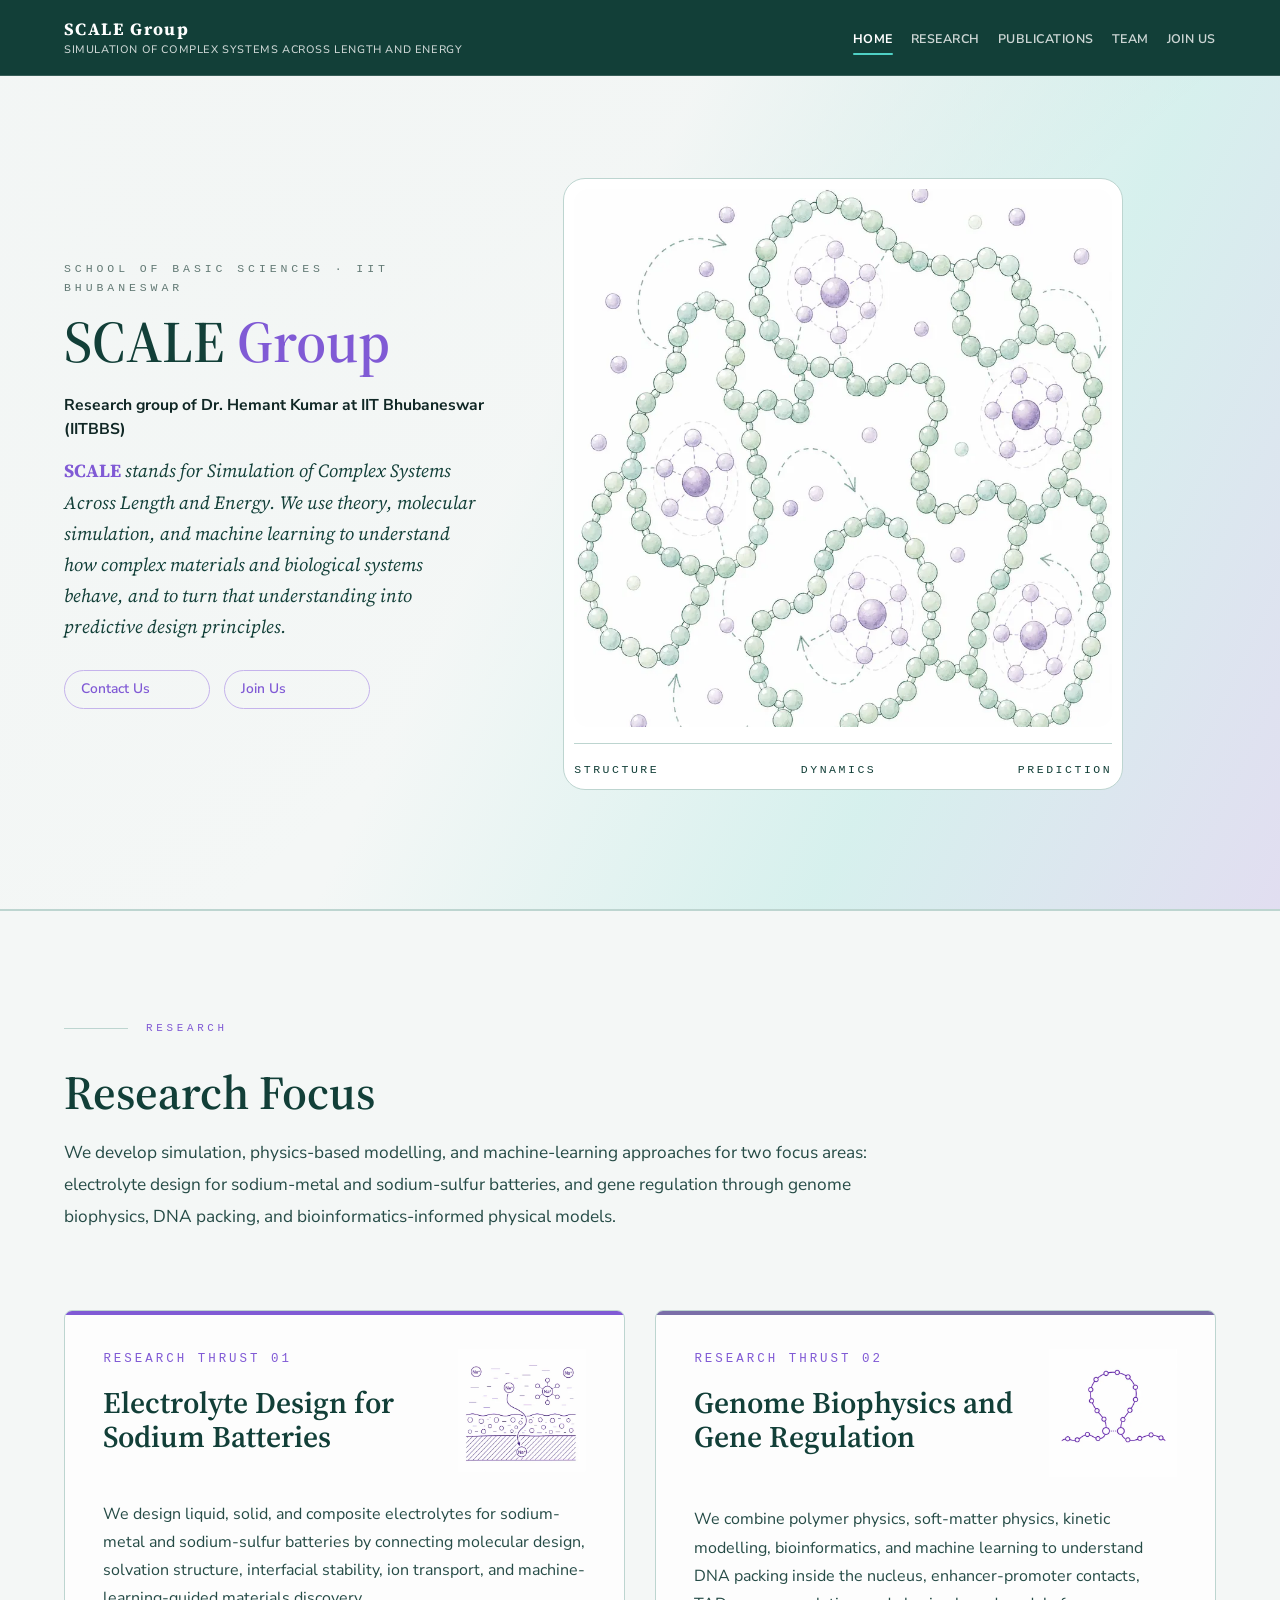
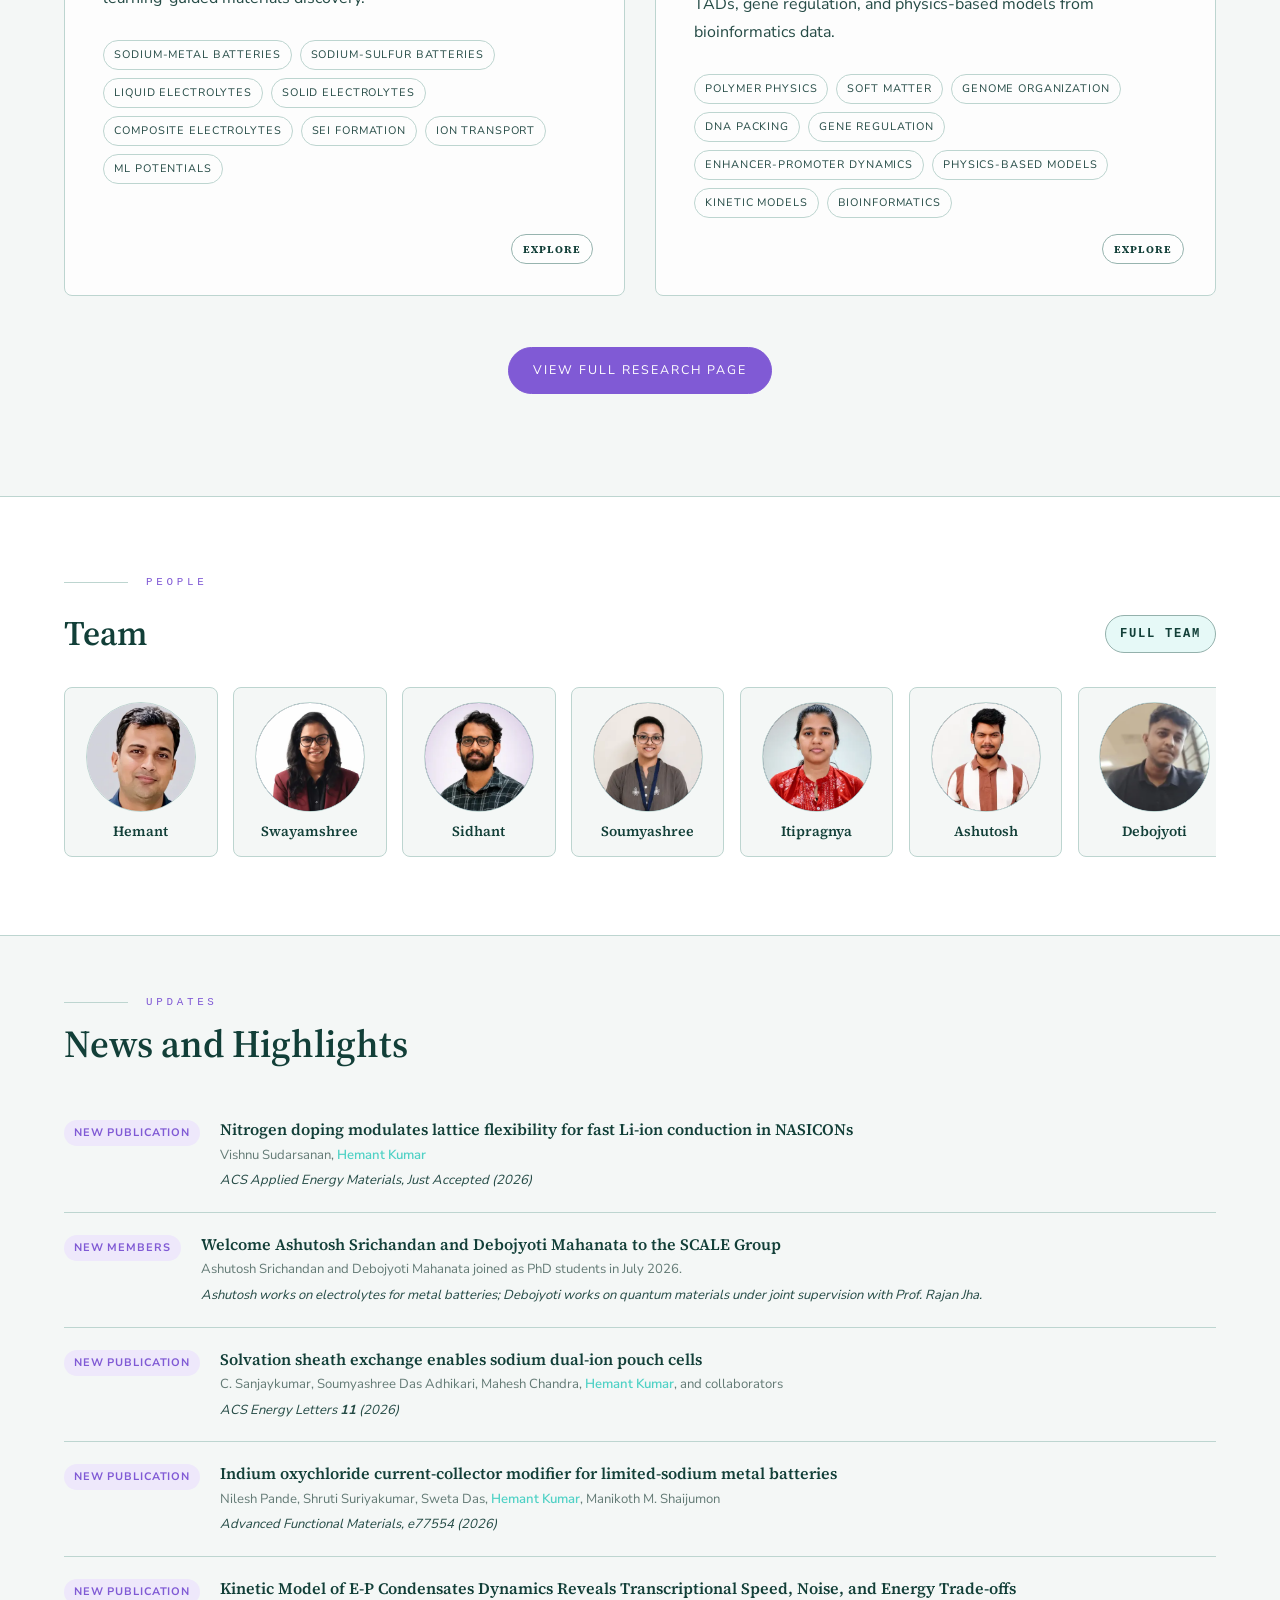
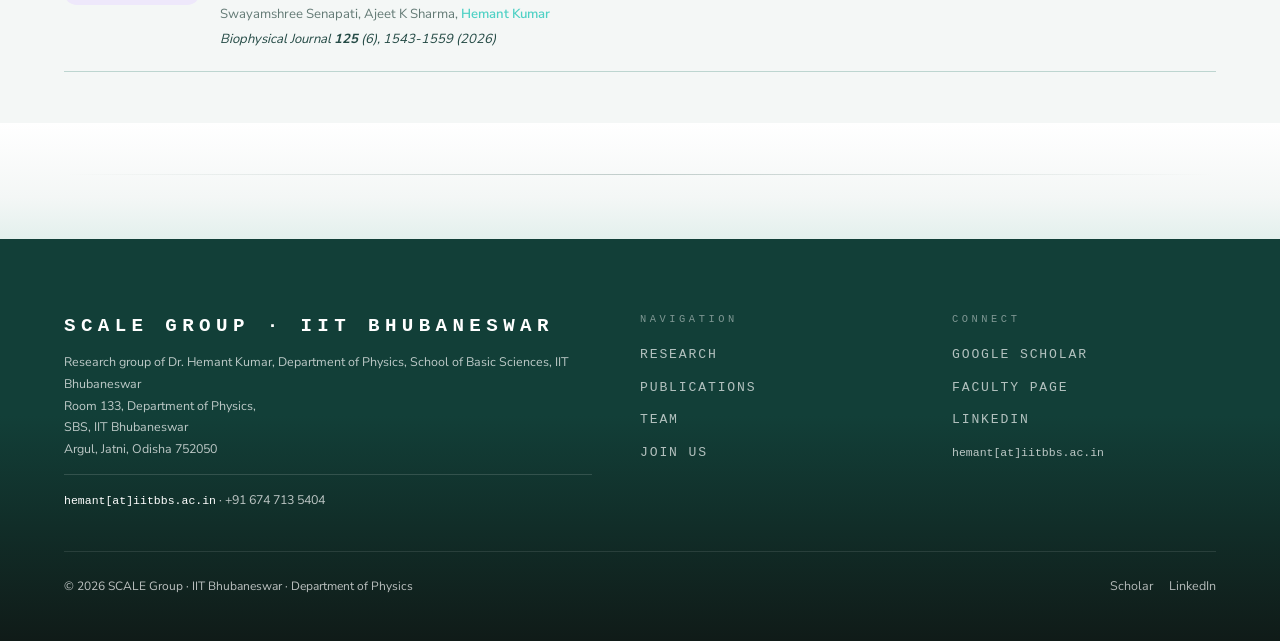
<file: index.html>
<!DOCTYPE html>
<html lang="en" data-theme="biopolymer-helix">
<head>
  <meta charset="UTF-8">
  <meta name="viewport" content="width=device-width, initial-scale=1.0">
  <title>Dr. Hemant Kumar | SCALE Group, IIT Bhubaneswar</title>
  <meta name="description" content="SCALE Group is the research group of Dr. Hemant Kumar at IIT Bhubaneswar, using simulation, physics-based modelling, and machine learning for electrolyte design, sodium-metal and sodium-sulfur batteries, soft-matter physics, and gene regulation.">
  <meta name="keywords" content="Dr. Hemant Kumar, Hemant Kumar IITBBS, Hemant Kumar IIT Bhubaneswar, SCALE Group, The SCALE Group, SCALE IITBBS, Hemant Kumar research group, AI for materials, AI for physics, physics of AI, machine learning for materials design, graph neural networks for materials, neural network potentials, active learning materials physics, sodium-metal batteries, sodium-ion batteries, sodium-sulfur batteries, solid electrolytes, all-solid-state batteries, electrolyte design, battery material design, next-generation batteries, battery materials modelling, gene regulation modelling, genome biophysics, computational materials science">
  <meta name="author" content="Dr. Hemant Kumar, SCALE Group, IIT Bhubaneswar">
  <meta name="robots" content="index, follow">
  <meta name="googlebot" content="index, follow, max-image-preview:large">
  <meta name="theme-color" content="#123F38">
  <meta property="og:type" content="website">
  <meta property="og:site_name" content="The SCALE Group">
  <meta property="og:locale" content="en_IN">
  <meta property="og:title" content="Dr. Hemant Kumar | SCALE Group, IIT Bhubaneswar">
  <meta property="og:description" content="SCALE Group is the research group of Dr. Hemant Kumar at IIT Bhubaneswar, using simulation, physics-based modelling, and machine learning for electrolyte design, sodium-metal and sodium-sulfur batteries, soft-matter physics, and gene regulation.">
  <meta property="og:image" content="https://thescale-group.github.io/assets/images/homepage_hero.webp">
  <meta property="og:image:alt" content="SCALE Group computational research illustration">
  <meta property="og:url" content="https://thescale-group.github.io/">
  <meta name="twitter:card" content="summary_large_image">
  <meta name="twitter:title" content="Dr. Hemant Kumar | SCALE Group, IIT Bhubaneswar">
  <meta name="twitter:description" content="SCALE Group is the research group of Dr. Hemant Kumar at IIT Bhubaneswar, using simulation, physics-based modelling, and machine learning for electrolyte design, sodium-metal and sodium-sulfur batteries, soft-matter physics, and gene regulation.">
  <meta name="twitter:image" content="https://thescale-group.github.io/assets/images/homepage_hero.webp">
  <link rel="canonical" href="https://thescale-group.github.io/">
  <link rel="preload" as="image" href="assets/images/homepage_hero.webp" type="image/webp">
  <link rel="preload" href="assets/fonts/nunito-sans-latin-300-700.woff2" as="font" type="font/woff2" crossorigin>
  <link rel="preload" href="assets/fonts/source-serif-4-latin-300-700.woff2" as="font" type="font/woff2" crossorigin>
  <script id="theme-bootstrap">{const d='biopolymer-helix',k='scale-theme-v2',p=new URLSearchParams(location.search),q=p.get('theme');let t=q;try{if(q&&q!=='default'&&q!=='reset')localStorage.setItem(k,q);if(q==='default'||q==='reset'){localStorage.removeItem('scale-theme');localStorage.removeItem(k);t=d;}if(!t)t=localStorage.getItem(k)||d;}catch(e){if(!t||t==='default'||t==='reset')t=d;}if(t&&t!=='default'&&t!=='reset')document.documentElement.dataset.theme=t;}</script>
  <link rel="stylesheet" href="scale.css?v=20260817-img1">
<script type="application/ld+json" id="news-jsonld">
{
  "@context": "https://schema.org",
  "@type": "ItemList",
  "name": "SCALE Group news and highlights",
  "itemListElement": [
    {
      "@type": "ListItem",
      "position": 1,
      "item": {
        "@type": "NewsArticle",
        "headline": "Nitrogen doping modulates lattice flexibility for fast Li-ion conduction in NASICONs",
        "datePublished": "2026-08-11",
        "url": "https://doi.org/10.1021/acsaem.6c01981",
        "author": {
          "@type": "Organization",
          "name": "SCALE Group, IIT Bhubaneswar"
        },
        "publisher": {
          "@type": "Organization",
          "name": "SCALE Group, IIT Bhubaneswar"
        }
      }
    },
    {
      "@type": "ListItem",
      "position": 2,
      "item": {
        "@type": "NewsArticle",
        "headline": "Welcome Ashutosh Srichandan and Debojyoti Mahanata to the SCALE Group",
        "datePublished": "2026-08-10",
        "url": "team.html",
        "author": {
          "@type": "Organization",
          "name": "SCALE Group, IIT Bhubaneswar"
        },
        "publisher": {
          "@type": "Organization",
          "name": "SCALE Group, IIT Bhubaneswar"
        }
      }
    },
    {
      "@type": "ListItem",
      "position": 3,
      "item": {
        "@type": "NewsArticle",
        "headline": "Solvation sheath exchange enables sodium dual-ion pouch cells",
        "datePublished": "2026-08-09",
        "url": "https://doi.org/10.1021/acsenergylett.5c03388",
        "author": {
          "@type": "Organization",
          "name": "SCALE Group, IIT Bhubaneswar"
        },
        "publisher": {
          "@type": "Organization",
          "name": "SCALE Group, IIT Bhubaneswar"
        }
      }
    },
    {
      "@type": "ListItem",
      "position": 4,
      "item": {
        "@type": "NewsArticle",
        "headline": "Indium oxychloride current-collector modifier for limited-sodium metal batteries",
        "datePublished": "2026-08-07",
        "url": "https://doi.org/10.1002/adfm.77554",
        "author": {
          "@type": "Organization",
          "name": "SCALE Group, IIT Bhubaneswar"
        },
        "publisher": {
          "@type": "Organization",
          "name": "SCALE Group, IIT Bhubaneswar"
        }
      }
    },
    {
      "@type": "ListItem",
      "position": 5,
      "item": {
        "@type": "NewsArticle",
        "headline": "Kinetic Model of E-P Condensates Dynamics Reveals Transcriptional Speed, Noise, and Energy Trade-offs",
        "datePublished": "2026-02-15",
        "url": "https://doi.org/10.1016/j.bpj.2026.02.015",
        "author": {
          "@type": "Organization",
          "name": "SCALE Group, IIT Bhubaneswar"
        },
        "publisher": {
          "@type": "Organization",
          "name": "SCALE Group, IIT Bhubaneswar"
        }
      }
    }
  ]
}
</script>
<script type="application/ld+json" id="page-jsonld">
{
  "@context": "https://schema.org",
  "@graph": [
    {
      "@type": "WebSite",
      "@id": "https://thescale-group.github.io/#website",
      "name": "The SCALE Group",
      "alternateName": [
        "Simulation of Complex Systems Across Length and Energy Group",
        "SCALE Group",
        "The SCALE Group",
        "SCALE IITBBS",
        "Hemant Kumar Lab",
        "Hemant Kumar Research Group",
        "Dr. Hemant Kumar IIT Bhubaneswar"
      ],
      "url": "https://thescale-group.github.io/",
      "publisher": {
        "@id": "https://thescale-group.github.io/#organization"
      },
      "inLanguage": "en-IN"
    },
    {
      "@type": "ResearchOrganization",
      "@id": "https://thescale-group.github.io/#organization",
      "name": "The SCALE Group, IIT Bhubaneswar",
      "alternateName": [
        "Simulation of Complex Systems Across Length and Energy Group",
        "SCALE Group",
        "The SCALE Group",
        "SCALE IITBBS",
        "Hemant Kumar Lab",
        "Hemant Kumar Research Group",
        "Dr. Hemant Kumar IIT Bhubaneswar"
      ],
      "url": "https://thescale-group.github.io/",
      "image": "https://thescale-group.github.io/assets/images/homepage_hero.webp",
      "description": "SCALE Group is the research group of Dr. Hemant Kumar at IIT Bhubaneswar, using simulation, physics-based modelling, and machine learning for electrolyte design, sodium-metal and sodium-sulfur batteries, soft-matter physics, and gene regulation.",
      "parentOrganization": {
        "@type": "CollegeOrUniversity",
        "name": "Indian Institute of Technology Bhubaneswar"
      },
      "department": {
        "@type": "Organization",
        "name": "Department of Physics, School of Basic Sciences"
      },
      "address": {
        "@type": "PostalAddress",
        "streetAddress": "Room 133, Department of Physics,",
        "addressLocality": "Argul, Jatni",
        "addressRegion": "Odisha",
        "postalCode": "752050",
        "addressCountry": "IN"
      },
      "sameAs": [
        "https://scholar.google.com/citations?user=oaTIUtkAAAAJ&hl=en",
        "https://sbs.iitbbs.ac.in/index.php/hemantkumar/",
        "https://www.linkedin.com/in/hemant-kumar-b3969862"
      ],
      "founder": {
        "@id": "https://thescale-group.github.io/#hemant-kumar"
      },
      "knowsAbout": [
        "Molecular dynamics",
        "Multiscale modelling",
        "Soft matter physics",
        "Battery electrolytes",
        "Ionic transport",
        "Solid electrolytes",
        "AI for materials",
        "AI for physics",
        "Physics of AI",
        "Materials modelling",
        "Materials design",
        "Battery materials",
        "Battery material design",
        "Electrolyte design",
        "Sodium-ion batteries",
        "Sodium-sulfur batteries",
        "All-solid-state batteries",
        "Next-generation batteries",
        "Active learning",
        "Graph neural networks",
        "Graph neural networks for materials",
        "Machine learning potentials",
        "Neural-network potentials",
        "Kinetic Monte Carlo",
        "Gene regulation modelling",
        "Genome biophysics",
        "Chromatin structure",
        "Polymer models of DNA",
        "Nanoscale interfaces",
        "Two-dimensional materials",
        "MXenes",
        "Confined water"
      ]
    },
    {
      "@type": "WebPage",
      "@id": "https://thescale-group.github.io/#webpage",
      "url": "https://thescale-group.github.io/",
      "name": "Dr. Hemant Kumar | SCALE Group, IIT Bhubaneswar",
      "description": "SCALE Group is the research group of Dr. Hemant Kumar at IIT Bhubaneswar, using simulation, physics-based modelling, and machine learning for electrolyte design, sodium-metal and sodium-sulfur batteries, soft-matter physics, and gene regulation.",
      "isPartOf": {
        "@id": "https://thescale-group.github.io/#website"
      },
      "about": {
        "@id": "https://thescale-group.github.io/#organization"
      },
      "keywords": "Dr. Hemant Kumar, Hemant Kumar IITBBS, Hemant Kumar IIT Bhubaneswar, SCALE Group, The SCALE Group, SCALE IITBBS, Hemant Kumar research group, AI for materials, AI for physics, physics of AI, machine learning for materials design, graph neural networks for materials, neural network potentials, active learning materials physics, sodium-metal batteries, sodium-ion batteries, sodium-sulfur batteries, solid electrolytes, all-solid-state batteries, electrolyte design, battery material design, next-generation batteries, battery materials modelling, gene regulation modelling, genome biophysics, computational materials science",
      "inLanguage": "en-IN"
    }
  ]
}
</script>
</head>
<body>

<header class="site-header">
  <div class="nav-container">
    <a href="index.html" class="nav-logo"><strong>SCALE Group</strong><span>Simulation of Complex Systems Across Length and Energy</span></a>
    <button class="nav-toggle" type="button" aria-expanded="false" aria-controls="primary-navigation">
      <span class="nav-toggle-line"></span>
      <span class="nav-toggle-line"></span>
      <span class="nav-toggle-line"></span>
      <span class="nav-toggle-label">Menu</span>
    </button>
    <ul class="nav-links" id="primary-navigation">
      <li><a href="index.html" class="active">Home</a></li>
      <li><a href="research.html">Research</a></li>
      <li class="has-submenu"><a href="publications.html">Publications</a>
        <ul class="nav-submenu" aria-label="Publications sections">
          <li><a href="publications.html">All Papers</a></li>
          <li><a href="publications.html?topic=electrodes">Electrodes</a></li>
          <li><a href="publications.html?topic=liquid-electrolyte">Liquid Electrolyte</a></li>
          <li><a href="publications.html?topic=solid-electrolyte">Solid Electrolyte</a></li>
          <li><a href="publications.html?topic=gene-regulation">Gene Regulation</a></li>
          <li><a href="publications.html?topic=nanoscale-physics">Nanoscale Physics</a></li>
        </ul></li>
      <li><a href="team.html">Team</a></li>
      <li><a href="joinus.html">Join Us</a></li>
    </ul>
  </div>
</header>

<main>

  <!-- HERO -->
  <section class="hero">
    <div class="hero-inner">
      <div class="hero-text">
        <div class="hero-tag">School of Basic Sciences · IIT Bhubaneswar</div>
        <h1 class="hero-title">SCALE <em>Group</em></h1>
        <p class="hero-affiliation">Research group of Dr. Hemant Kumar at IIT Bhubaneswar (IITBBS)</p>
        <p class="hero-desc"><strong>SCALE</strong> stands for Simulation of Complex Systems Across Length and Energy. We use theory, molecular simulation, and machine learning to understand how complex materials and biological systems behave, and to turn that understanding into predictive design principles.</p>
        <div class="btn-group">
          <a href="#contact" class="btn btn-primary">Contact Us</a>
          <a href="joinus.html" class="btn btn-secondary">Join Us</a>
        </div>
      </div>
      <div class="hero-visual-wrap">
        <figure class="hero-system-card">
          <img src="assets/images/homepage_hero.webp" alt="SCALE Group research illustration" width="900" height="1200" decoding="async" fetchpriority="high">
          <figcaption>
            <span>Structure</span>
            <span>Dynamics</span>
            <span>Prediction</span>
          </figcaption>
        </figure>
      </div>
    </div>
  </section>

  <!-- RESEARCH OVERVIEW -->
  <section class="research-atlas" id="research-programmes">
    <div class="container">
      <div class="research-atlas-hero">
        <div>
          <span class="section-label">Research</span>
          <h2>Research Focus</h2>
        </div>
        <p>We develop simulation, physics-based modelling, and machine-learning approaches for two focus areas: electrolyte design for sodium-metal and sodium-sulfur batteries, and gene regulation through genome biophysics, DNA packing, and bioinformatics-informed physical models.</p>
      </div>

      <div class="research-thrust-grid">
        <article class="research-thrust-card thrust-materials">
          <div class="thrust-card-top">
            <div>
              <div class="project-index">Research Thrust 01</div>
              <h3>Electrolyte Design for Sodium Batteries</h3>
            </div>
            <div class="thrust-mark thrust-mark-image" aria-hidden="true">
              <img src="assets/images/homepage_corner_energy.webp" alt="" loading="lazy" decoding="async" width="420" height="401">
            </div>
          </div>
          <p>We design liquid, solid, and composite electrolytes for sodium-metal and sodium-sulfur batteries by connecting molecular design, solvation structure, interfacial stability, ion transport, and machine-learning-guided materials discovery.</p>
          <div class="thrust-tags" aria-label="Materials research methods">
            <span>Sodium-metal batteries</span>
            <span>Sodium-sulfur batteries</span>
            <span>Liquid electrolytes</span>
            <span>Solid electrolytes</span>
            <span>Composite electrolytes</span>
            <span>SEI formation</span>
            <span>Ion transport</span>
            <span>ML potentials</span>
          </div>
          <a class="thrust-link" href="research.html#energy" aria-label="Explore electrolyte research">Explore</a>
        </article>

        <article class="research-thrust-card thrust-biophysics">
          <div class="thrust-card-top">
            <div>
              <div class="project-index">Research Thrust 02</div>
              <h3>Genome Biophysics and Gene Regulation</h3>
            </div>
            <div class="thrust-mark thrust-mark-image" aria-hidden="true">
              <img src="assets/images/homepage_gene.webp" alt="" loading="lazy" decoding="async" width="420" height="420">
            </div>
          </div>
          <p>We combine polymer physics, soft-matter physics, kinetic modelling, bioinformatics, and machine learning to understand DNA packing inside the nucleus, enhancer-promoter contacts, TADs, gene regulation, and physics-based models from bioinformatics data.</p>
          <div class="thrust-tags" aria-label="Genome biophysics research methods">
            <span>Polymer physics</span>
            <span>Soft matter</span>
            <span>Genome organization</span>
            <span>DNA packing</span>
            <span>Gene regulation</span>
            <span>Enhancer-promoter dynamics</span>
            <span>Physics-based models</span>
            <span>Kinetic models</span>
            <span>Bioinformatics</span>
          </div>
          <a class="thrust-link" href="research.html#biophysics" aria-label="Explore biophysics research">Explore</a>
        </article>
      </div>

      <div class="research-atlas-action">
        <a href="research.html" class="btn btn-primary">View full research page</a>
      </div>
    </div>
  </section>

  <!-- TEAM PREVIEW -->
  <section class="home-team-preview" aria-labelledby="home-team-heading">
    <div class="container">
      <div class="home-team-header">
        <div>
          <span class="section-label">People</span>
          <h2 id="home-team-heading">Team</h2>
        </div>
        <a href="team.html" class="home-team-link">Full team</a>
      </div>

      <div class="home-team-grid">
        <a class="home-team-card" href="team.html#hemant-kumar">
          <span class="home-team-portrait home-team-photo"><img src="assets/images/people/hemant-320.webp" srcset="assets/images/people/hemant-320.webp 320w, assets/images/people/hemant-640.webp 640w" sizes="140px" alt="Dr. Hemant Kumar" width="320" height="401" loading="lazy" decoding="async"></span>
          <span class="home-team-name">Hemant</span>
        </a>
        <a class="home-team-card" href="team.html#swayamshree-senapati">
          <span class="home-team-portrait home-team-photo member-photo-genome"><img src="assets/images/people/swayamshree-320.webp" srcset="assets/images/people/swayamshree-320.webp 320w, assets/images/people/swayamshree-640.webp 640w" sizes="140px" alt="Swayamshree Senapati" width="320" height="347" loading="lazy" decoding="async"></span>
          <span class="home-team-name">Swayamshree</span>
        </a>
        <a class="home-team-card" href="team.html#sidhant-kumar-barik">
          <span class="home-team-portrait home-team-photo member-photo-battery"><img src="assets/images/people/sidhant-320.webp" srcset="assets/images/people/sidhant-320.webp 320w, assets/images/people/sidhant-640.webp 640w" sizes="140px" alt="Sidhant Kumar Barik" width="320" height="400" loading="lazy" decoding="async"></span>
          <span class="home-team-name">Sidhant</span>
        </a>
        <a class="home-team-card" href="team.html#soumyashree-das-adhikari">
          <span class="home-team-portrait home-team-photo member-photo-battery"><img src="assets/images/people/soumyashree-320.webp" srcset="assets/images/people/soumyashree-320.webp 320w, assets/images/people/soumyashree-640.webp 640w" sizes="140px" alt="Soumyashree Das Adhikari" width="320" height="320" loading="lazy" decoding="async"></span>
          <span class="home-team-name">Soumyashree</span>
        </a>
        <a class="home-team-card" href="team.html#itipragnya-pati">
          <span class="home-team-portrait home-team-photo member-photo-battery"><img src="assets/images/people/iti-320.webp" srcset="assets/images/people/iti-320.webp 320w, assets/images/people/iti-640.webp 640w" sizes="140px" alt="Itipragnya Pati" width="320" height="331" loading="lazy" decoding="async"></span>
          <span class="home-team-name">Itipragnya</span>
        </a>
        <a class="home-team-card" href="team.html#ashutosh-srichandan">
          <span class="home-team-portrait home-team-photo member-photo-battery"><img src="assets/images/people/ashutosh-320.webp" srcset="assets/images/people/ashutosh-320.webp 320w, assets/images/people/ashutosh-640.webp 640w" sizes="140px" alt="Ashutosh Srichandan" width="320" height="320" loading="lazy" decoding="async"></span>
          <span class="home-team-name">Ashutosh</span>
        </a>
        <a class="home-team-card" href="team.html#debojyoti-mahanata">
          <span class="home-team-portrait home-team-photo member-photo-genome"><img src="assets/images/people/debojyoti-320.webp" srcset="assets/images/people/debojyoti-320.webp 320w, assets/images/people/debojyoti-640.webp 640w" sizes="140px" alt="Debojyoti Mahanata" width="320" height="240" loading="lazy" decoding="async"></span>
          <span class="home-team-name">Debojyoti</span>
        </a>
        <a class="home-team-card" href="team.html#aritri-sarkar">
          <span class="home-team-portrait home-team-photo member-photo-battery"><img src="assets/images/people/scale_ari-320.webp" srcset="assets/images/people/scale_ari-320.webp 320w, assets/images/people/scale_ari-640.webp 640w" sizes="140px" alt="Aritri Sarkar" width="320" height="396" loading="lazy" decoding="async"></span>
          <span class="home-team-name">Aritri</span>
        </a>
        <a class="home-team-card" href="team.html#shobhna">
          <span class="home-team-portrait home-team-photo member-photo-battery"><img src="assets/images/people/shobhna-320.webp" srcset="assets/images/people/shobhna-320.webp 320w, assets/images/people/shobhna-640.webp 640w" sizes="140px" alt="Shobhna" width="320" height="352" loading="lazy" decoding="async"></span>
          <span class="home-team-name">Shobhna</span>
        </a>
      </div>
    </div>
  </section>

  <!-- RECENT HIGHLIGHTS -->
  <section class="section" id="news">
    <div class="container">
      <div class="section-header">
        <span class="section-label">Updates</span>
        <h2 class="section-title">News and Highlights</h2>
      </div>
      <!-- NEWS_DATA_START -->
      <div class="featured-pub">
        <span class="featured-pub-badge">New Publication</span>
        <div class="featured-pub-body">
          <div class="featured-pub-title"><a href="https://doi.org/10.1021/acsaem.6c01981" target="_blank" rel="noopener">Nitrogen doping modulates lattice flexibility for fast Li-ion conduction in NASICONs</a></div>
          <div class="featured-pub-authors">Vishnu Sudarsanan, <span class="pi-highlight">Hemant Kumar</span></div>
          <div class="featured-pub-journal"><em>ACS Applied Energy Materials</em>, Just Accepted (2026)</div>
        </div>
      </div>
      <div class="featured-pub">
        <span class="featured-pub-badge">New Members</span>
        <div class="featured-pub-body">
          <div class="featured-pub-title"><a href="team.html">Welcome Ashutosh Srichandan and Debojyoti Mahanata to the SCALE Group</a></div>
          <div class="featured-pub-authors">Ashutosh Srichandan and Debojyoti Mahanata joined as PhD students in July 2026.</div>
          <div class="featured-pub-journal">Ashutosh works on electrolytes for metal batteries; Debojyoti works on quantum materials under joint supervision with Prof. Rajan Jha.</div>
        </div>
      </div>
      <div class="featured-pub">
        <span class="featured-pub-badge">New Publication</span>
        <div class="featured-pub-body">
          <div class="featured-pub-title"><a href="https://doi.org/10.1021/acsenergylett.5c03388" target="_blank" rel="noopener">Solvation sheath exchange enables sodium dual-ion pouch cells</a></div>
          <div class="featured-pub-authors">C. Sanjaykumar, Soumyashree Das Adhikari, Mahesh Chandra, <span class="pi-highlight">Hemant Kumar</span>, and collaborators</div>
          <div class="featured-pub-journal"><em>ACS Energy Letters</em> <strong>11</strong> (2026)</div>
        </div>
      </div>
      <div class="featured-pub">
        <span class="featured-pub-badge">New Publication</span>
        <div class="featured-pub-body">
          <div class="featured-pub-title"><a href="https://doi.org/10.1002/adfm.77554" target="_blank" rel="noopener">Indium oxychloride current-collector modifier for limited-sodium metal batteries</a></div>
          <div class="featured-pub-authors">Nilesh Pande, Shruti Suriyakumar, Sweta Das, <span class="pi-highlight">Hemant Kumar</span>, Manikoth M. Shaijumon</div>
          <div class="featured-pub-journal"><em>Advanced Functional Materials</em>, e77554 (2026)</div>
        </div>
      </div>
      <div class="featured-pub">
        <span class="featured-pub-badge">New Publication</span>
        <div class="featured-pub-body">
          <div class="featured-pub-title"><a href="https://doi.org/10.1016/j.bpj.2026.02.015" target="_blank" rel="noopener">Kinetic Model of E-P Condensates Dynamics Reveals Transcriptional Speed, Noise, and Energy Trade-offs</a></div>
          <div class="featured-pub-authors">Swayamshree Senapati, Ajeet K Sharma, <span class="pi-highlight">Hemant Kumar</span></div>
          <div class="featured-pub-journal"><em>Biophysical Journal</em> <strong>125</strong> (6), 1543-1559 (2026)</div>
        </div>
      </div>
      <!-- NEWS_DATA_END -->
    </div>
  </section>

  <section class="pre-footer-band" aria-label="Footer transition">
    <div class="container">
      <div class="pre-footer-line"></div>
    </div>
  </section>

</main>

<footer class="site-footer">
  <div class="container">
    <div class="footer-inner" id="contact">
      <div>
        <div class="footer-logo">SCALE Group · IIT Bhubaneswar</div>
        <div class="footer-tagline">Research group of Dr. Hemant Kumar, Department of Physics, School of Basic Sciences, IIT Bhubaneswar<br>Room 133, Department of Physics,<br>SBS, IIT Bhubaneswar<br>Argul, Jatni, Odisha 752050</div>
        <div class="footer-contact">
          <div><span class="contact-obfuscated">hemant[at]iitbbs.ac.in</span> · +91 674 713 5404</div>
        </div>
      </div>
      <div>
        <div class="footer-nav-title">Navigation</div>
        <ul class="footer-nav-links"><li><a href="research.html">Research</a></li><li><a href="publications.html">Publications</a></li><li><a href="team.html">Team</a></li><li><a href="joinus.html">Join Us</a></li></ul>
      </div>
      <div>
        <div class="footer-nav-title">Connect</div>
        <ul class="footer-nav-links">
          <li><a href="https://scholar.google.com/citations?user=oaTIUtkAAAAJ&amp;hl=en" target="_blank" rel="noopener">Google Scholar</a></li>
          <li><a href="https://sbs.iitbbs.ac.in/index.php/hemantkumar/" target="_blank" rel="noopener">Faculty Page</a></li>
          <li><a href="https://www.linkedin.com/in/hemant-kumar-b3969862" target="_blank" rel="noopener">LinkedIn</a></li>
          <li><span class="contact-obfuscated">hemant[at]iitbbs.ac.in</span></li>
        </ul>
      </div>
    </div>
    <div class="footer-bottom">
      <div class="footer-text">© 2026 SCALE Group · IIT Bhubaneswar · Department of Physics</div>
      <div class="footer-socials">
        <a href="https://scholar.google.com/citations?user=oaTIUtkAAAAJ&amp;hl=en" target="_blank" rel="noopener">Scholar</a>
        <a href="https://www.linkedin.com/in/hemant-kumar-b3969862" target="_blank" rel="noopener">LinkedIn</a>
      </div>
    </div>
  </div>
</footer>

<script src="theme-switcher.js"></script>
</body>
</html>
</file>
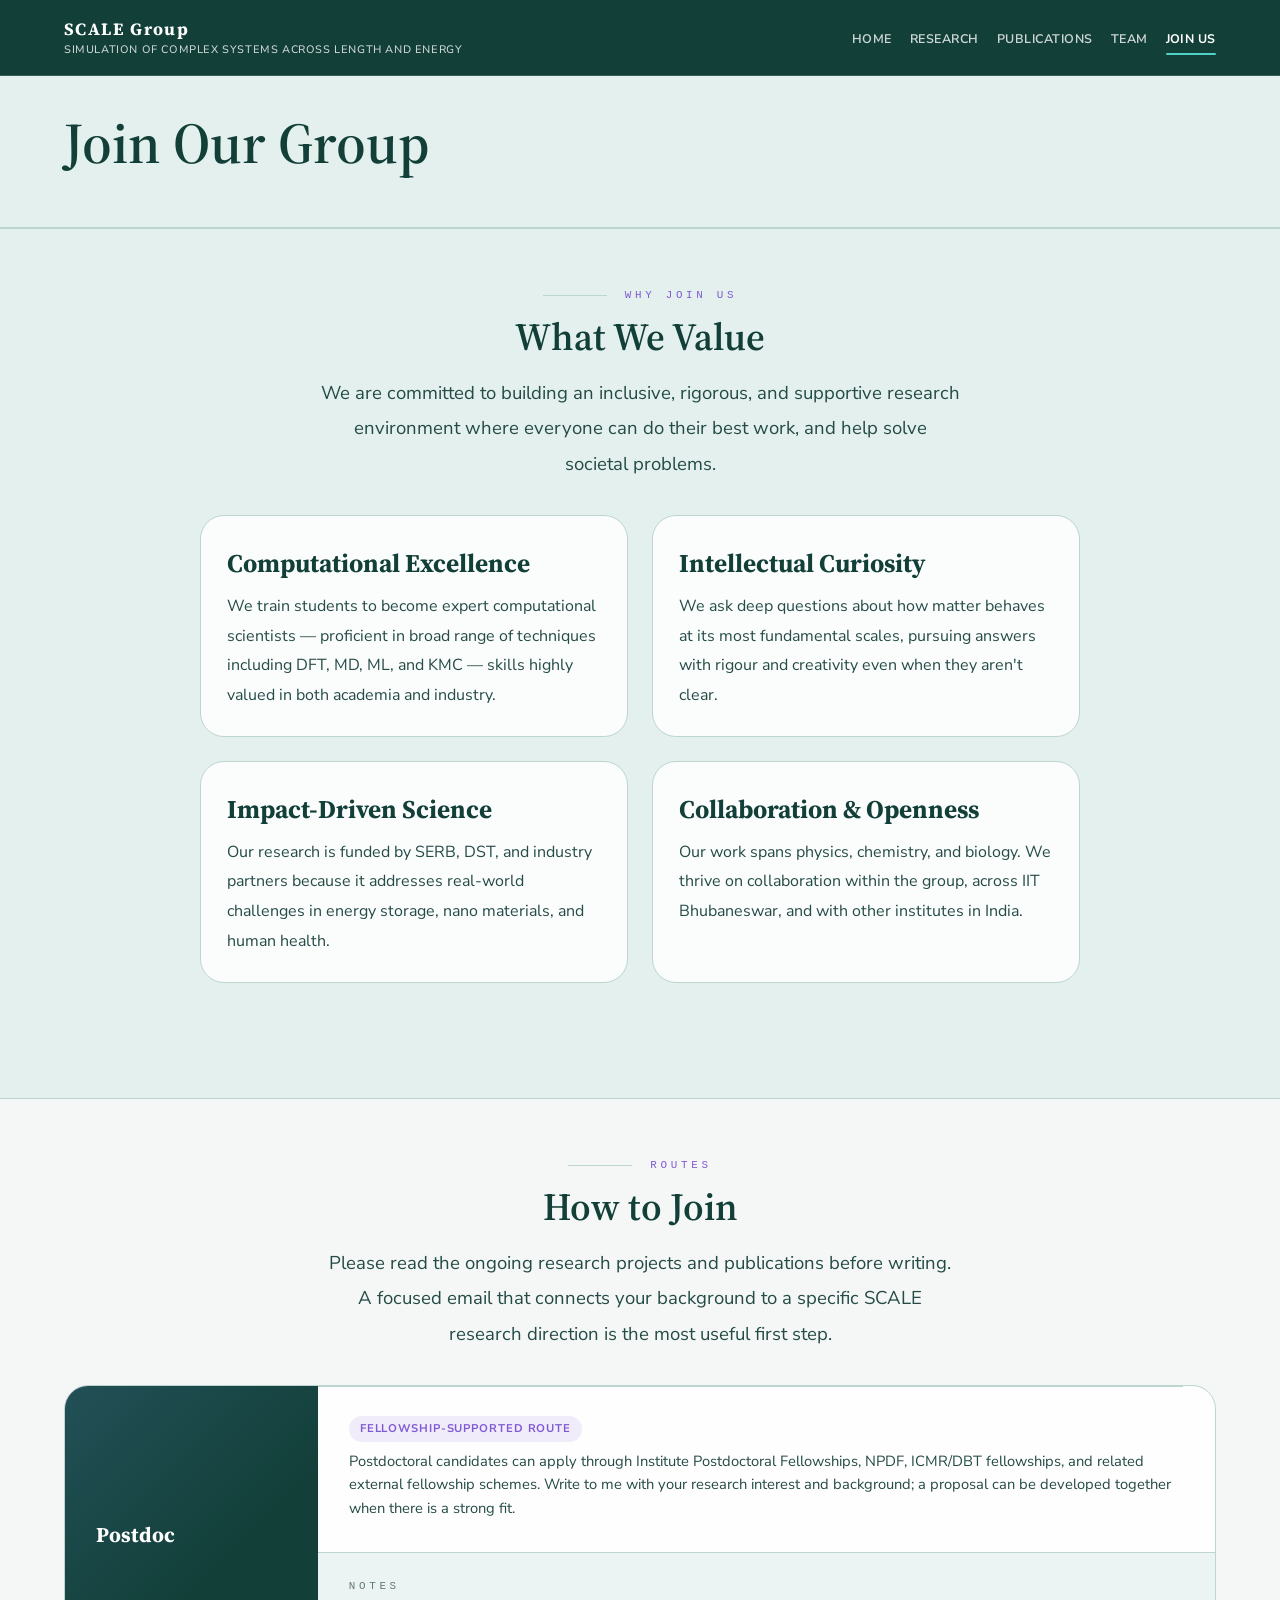
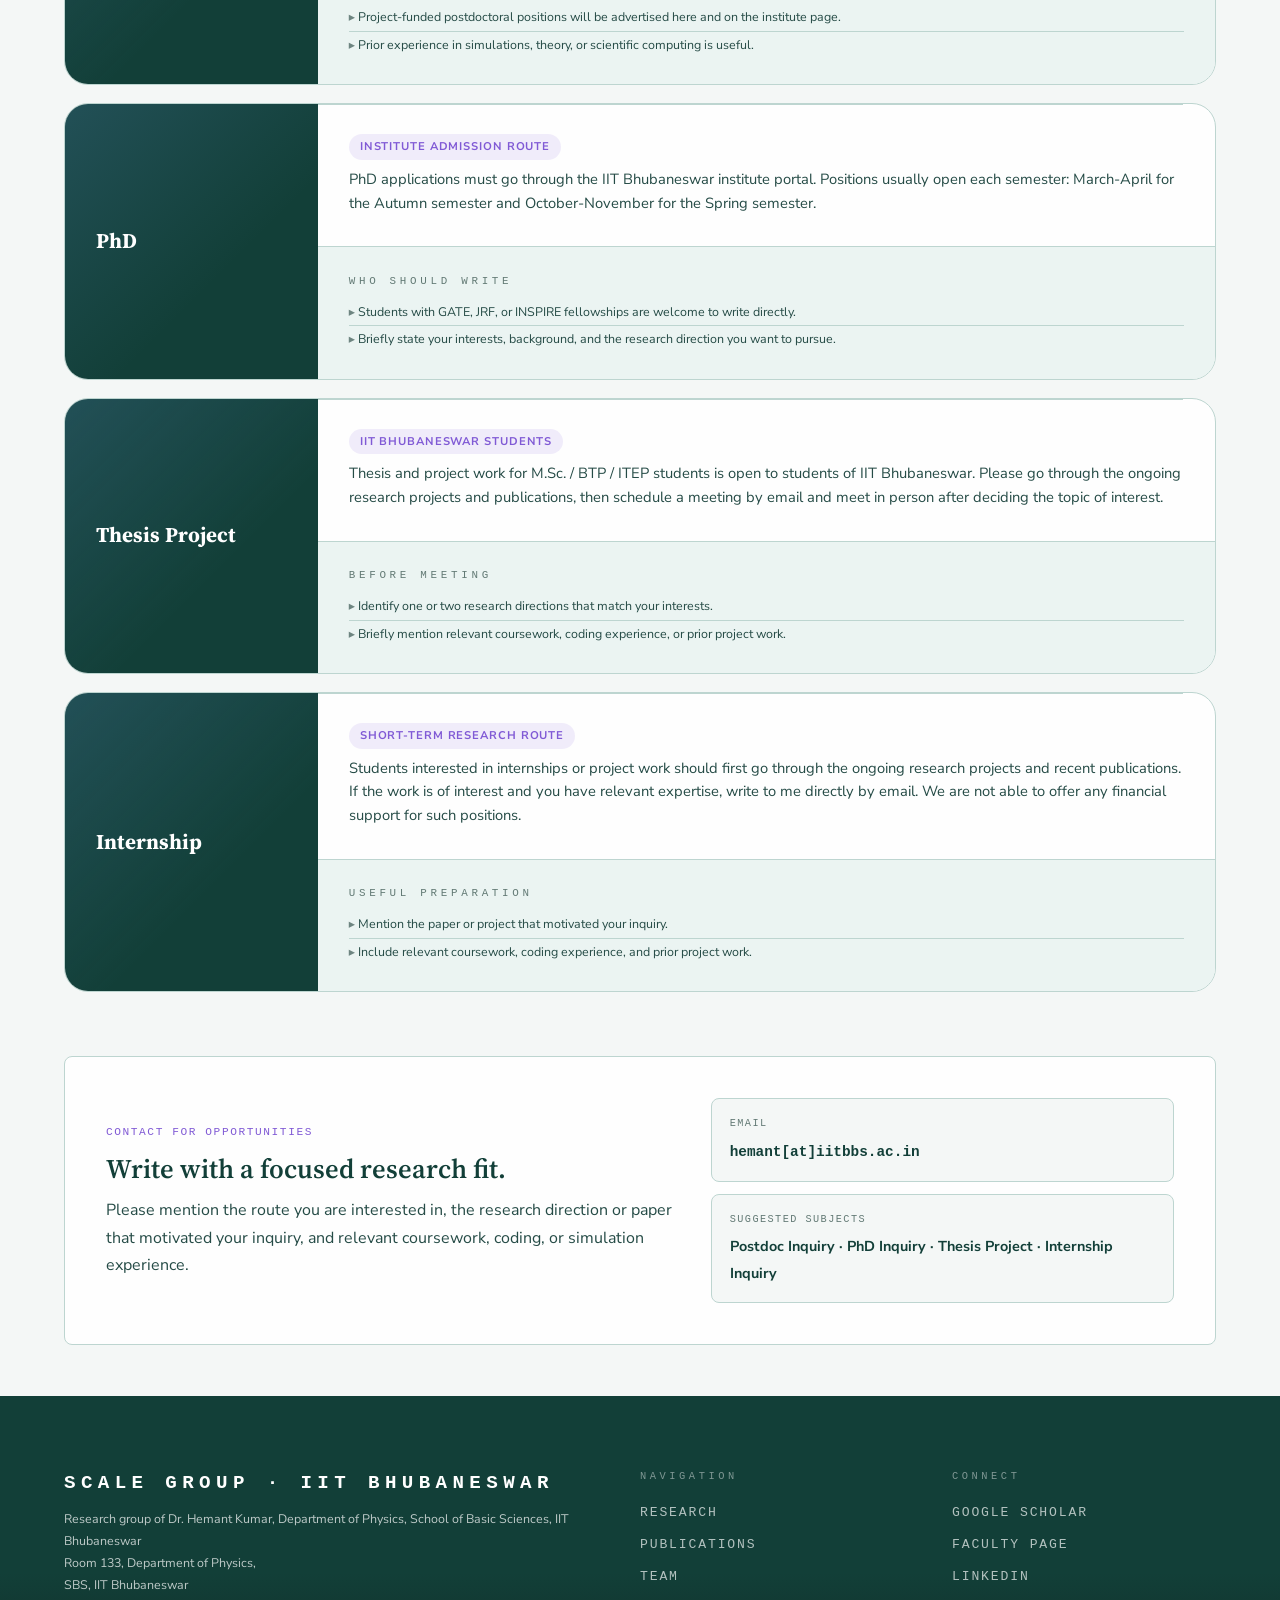
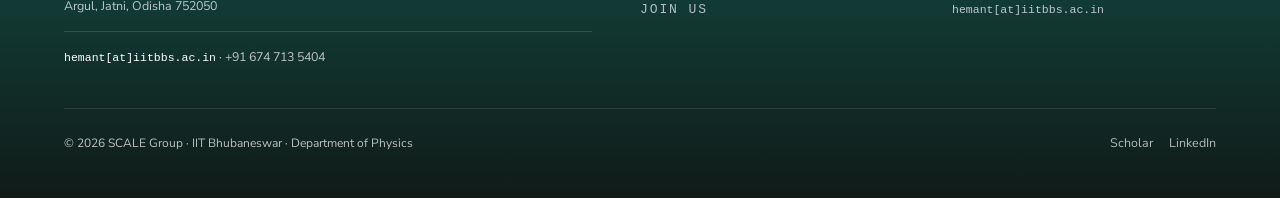
<file: joinus.html>
<!DOCTYPE html>
<html lang="en" data-theme="biopolymer-helix">
<head>
  <meta charset="UTF-8">
  <meta name="viewport" content="width=device-width, initial-scale=1.0">
  <title>Join Us | SCALE Group, Dr. Hemant Kumar, IIT Bhubaneswar</title>
  <meta name="description" content="Opportunities in Dr. Hemant Kumar's SCALE Group at IIT Bhubaneswar for students and postdoctoral researchers interested in computational physics, machine learning, materials modelling, and biophysics.">
  <meta name="keywords" content="join SCALE Group, Dr. Hemant Kumar PhD, Hemant Kumar IITBBS, AI for materials PhD India, graph neural networks materials PhD, neural network potentials postdoc India, active learning materials physics, computational materials postdoc India, sodium-ion batteries PhD, sodium-sulfur batteries PhD, solid electrolytes PhD, all-solid-state batteries, electrolyte design PhD, battery material design, next-generation batteries, gene regulation modelling PhD, IIT Bhubaneswar physics">
  <meta name="author" content="Dr. Hemant Kumar, SCALE Group, IIT Bhubaneswar">
  <meta name="robots" content="index, follow">
  <meta name="googlebot" content="index, follow, max-image-preview:large">
  <meta name="theme-color" content="#123F38">
  <meta property="og:type" content="website">
  <meta property="og:site_name" content="The SCALE Group">
  <meta property="og:locale" content="en_IN">
  <meta property="og:title" content="Join Us | SCALE Group, Dr. Hemant Kumar, IIT Bhubaneswar">
  <meta property="og:description" content="Opportunities in Dr. Hemant Kumar's SCALE Group at IIT Bhubaneswar for students and postdoctoral researchers interested in computational physics, machine learning, materials modelling, and biophysics.">
  <meta property="og:image" content="https://thescale-group.github.io/assets/images/homepage_hero.webp">
  <meta property="og:image:alt" content="SCALE Group computational research illustration">
  <meta property="og:url" content="https://thescale-group.github.io/joinus.html">
  <meta name="twitter:card" content="summary_large_image">
  <meta name="twitter:title" content="Join Us | SCALE Group, Dr. Hemant Kumar, IIT Bhubaneswar">
  <meta name="twitter:description" content="Opportunities in Dr. Hemant Kumar's SCALE Group at IIT Bhubaneswar for students and postdoctoral researchers interested in computational physics, machine learning, materials modelling, and biophysics.">
  <meta name="twitter:image" content="https://thescale-group.github.io/assets/images/homepage_hero.webp">
  <link rel="canonical" href="https://thescale-group.github.io/joinus.html">
  <link rel="preload" href="assets/fonts/nunito-sans-latin-300-700.woff2" as="font" type="font/woff2" crossorigin>
  <link rel="preload" href="assets/fonts/source-serif-4-latin-300-700.woff2" as="font" type="font/woff2" crossorigin>
  <script id="theme-bootstrap">{const d='biopolymer-helix',k='scale-theme-v2',p=new URLSearchParams(location.search),q=p.get('theme');let t=q;try{if(q&&q!=='default'&&q!=='reset')localStorage.setItem(k,q);if(q==='default'||q==='reset'){localStorage.removeItem('scale-theme');localStorage.removeItem(k);t=d;}if(!t)t=localStorage.getItem(k)||d;}catch(e){if(!t||t==='default'||t==='reset')t=d;}if(t&&t!=='default'&&t!=='reset')document.documentElement.dataset.theme=t;}</script>
  <link rel="stylesheet" href="scale.css?v=20260817-img1">
<script type="application/ld+json" id="page-jsonld">
{
  "@context": "https://schema.org",
  "@graph": [
    {
      "@type": "WebSite",
      "@id": "https://thescale-group.github.io/#website",
      "name": "The SCALE Group",
      "alternateName": [
        "Simulation of Complex Systems Across Length and Energy Group",
        "SCALE Group",
        "The SCALE Group",
        "SCALE IITBBS",
        "Hemant Kumar Lab",
        "Hemant Kumar Research Group",
        "Dr. Hemant Kumar IIT Bhubaneswar"
      ],
      "url": "https://thescale-group.github.io/",
      "publisher": {
        "@id": "https://thescale-group.github.io/#organization"
      },
      "inLanguage": "en-IN"
    },
    {
      "@type": "ResearchOrganization",
      "@id": "https://thescale-group.github.io/#organization",
      "name": "The SCALE Group, IIT Bhubaneswar",
      "alternateName": [
        "Simulation of Complex Systems Across Length and Energy Group",
        "SCALE Group",
        "The SCALE Group",
        "SCALE IITBBS",
        "Hemant Kumar Lab",
        "Hemant Kumar Research Group",
        "Dr. Hemant Kumar IIT Bhubaneswar"
      ],
      "url": "https://thescale-group.github.io/",
      "image": "https://thescale-group.github.io/assets/images/homepage_hero.webp",
      "description": "Opportunities in Dr. Hemant Kumar's SCALE Group at IIT Bhubaneswar for students and postdoctoral researchers interested in computational physics, machine learning, materials modelling, and biophysics.",
      "parentOrganization": {
        "@type": "CollegeOrUniversity",
        "name": "Indian Institute of Technology Bhubaneswar"
      },
      "department": {
        "@type": "Organization",
        "name": "Department of Physics, School of Basic Sciences"
      },
      "address": {
        "@type": "PostalAddress",
        "streetAddress": "Room 133, Department of Physics,",
        "addressLocality": "Argul, Jatni",
        "addressRegion": "Odisha",
        "postalCode": "752050",
        "addressCountry": "IN"
      },
      "sameAs": [
        "https://scholar.google.com/citations?user=oaTIUtkAAAAJ&hl=en",
        "https://sbs.iitbbs.ac.in/index.php/hemantkumar/",
        "https://www.linkedin.com/in/hemant-kumar-b3969862"
      ],
      "founder": {
        "@id": "https://thescale-group.github.io/#hemant-kumar"
      },
      "knowsAbout": [
        "Molecular dynamics",
        "Multiscale modelling",
        "Soft matter physics",
        "Battery electrolytes",
        "Ionic transport",
        "Solid electrolytes",
        "AI for materials",
        "AI for physics",
        "Physics of AI",
        "Materials modelling",
        "Materials design",
        "Battery materials",
        "Battery material design",
        "Electrolyte design",
        "Sodium-ion batteries",
        "Sodium-sulfur batteries",
        "All-solid-state batteries",
        "Next-generation batteries",
        "Active learning",
        "Graph neural networks",
        "Graph neural networks for materials",
        "Machine learning potentials",
        "Neural-network potentials",
        "Kinetic Monte Carlo",
        "Gene regulation modelling",
        "Genome biophysics",
        "Chromatin structure",
        "Polymer models of DNA",
        "Nanoscale interfaces",
        "Two-dimensional materials",
        "MXenes",
        "Confined water"
      ]
    },
    {
      "@type": "WebPage",
      "@id": "https://thescale-group.github.io/joinus.html#webpage",
      "url": "https://thescale-group.github.io/joinus.html",
      "name": "Join Us | SCALE Group, Dr. Hemant Kumar, IIT Bhubaneswar",
      "description": "Opportunities in Dr. Hemant Kumar's SCALE Group at IIT Bhubaneswar for students and postdoctoral researchers interested in computational physics, machine learning, materials modelling, and biophysics.",
      "isPartOf": {
        "@id": "https://thescale-group.github.io/#website"
      },
      "about": {
        "@id": "https://thescale-group.github.io/#organization"
      },
      "keywords": "join SCALE Group, Dr. Hemant Kumar PhD, Hemant Kumar IITBBS, AI for materials PhD India, graph neural networks materials PhD, neural network potentials postdoc India, active learning materials physics, computational materials postdoc India, sodium-ion batteries PhD, sodium-sulfur batteries PhD, solid electrolytes PhD, all-solid-state batteries, electrolyte design PhD, battery material design, next-generation batteries, gene regulation modelling PhD, IIT Bhubaneswar physics",
      "inLanguage": "en-IN"
    },
    {
      "@type": "BreadcrumbList",
      "@id": "https://thescale-group.github.io/joinus.html#breadcrumb",
      "itemListElement": [
        {
          "@type": "ListItem",
          "position": 1,
          "name": "Home",
          "item": "https://thescale-group.github.io/"
        },
        {
          "@type": "ListItem",
          "position": 2,
          "name": "Join Us",
          "item": "https://thescale-group.github.io/joinus.html"
        }
      ]
    }
  ]
}
</script>
</head>
<body>

<header class="site-header">
  <div class="nav-container">
    <a href="index.html" class="nav-logo"><strong>SCALE Group</strong><span>Simulation of Complex Systems Across Length and Energy</span></a>
    <button class="nav-toggle" type="button" aria-expanded="false" aria-controls="primary-navigation">
      <span class="nav-toggle-line"></span>
      <span class="nav-toggle-line"></span>
      <span class="nav-toggle-line"></span>
      <span class="nav-toggle-label">Menu</span>
    </button>
    <ul class="nav-links" id="primary-navigation">
      <li><a href="index.html">Home</a></li>
      <li><a href="research.html">Research</a></li>
      <li class="has-submenu"><a href="publications.html">Publications</a>
        <ul class="nav-submenu" aria-label="Publications sections">
          <li><a href="publications.html">All Papers</a></li>
          <li><a href="publications.html?topic=electrodes">Electrodes</a></li>
          <li><a href="publications.html?topic=liquid-electrolyte">Liquid Electrolyte</a></li>
          <li><a href="publications.html?topic=solid-electrolyte">Solid Electrolyte</a></li>
          <li><a href="publications.html?topic=gene-regulation">Gene Regulation</a></li>
          <li><a href="publications.html?topic=nanoscale-physics">Nanoscale Physics</a></li>
        </ul></li>
      <li><a href="team.html">Team</a></li>
      <li><a href="joinus.html" class="active">Join Us</a></li>
    </ul>
  </div>
</header>

<div class="page-hero">
  <div class="container page-hero-inner research-simple-hero">
    <h1 class="page-title">Join Our Group</h1>
  </div>
</div>

<main>

  <!-- WHY JOIN -->
  <section class="section section-alt">
    <div class="container">
      <div class="section-header centered">
        <span class="section-label">Why Join Us</span>
        <h2 class="section-title">What We Value</h2>
        <p class="section-subtitle">We are committed to building an inclusive, rigorous, and supportive research environment where everyone can do their best work, and help solve societal problems.</p>
      </div>
      <div class="values-grid join-values-grid">
        <div class="value-card"><span class="value-icon" aria-hidden="true"></span><div class="value-title">Computational Excellence</div><p class="value-desc">We train students to become expert computational scientists — proficient in broad range of techniques including DFT, MD, ML, and KMC — skills highly valued in both academia and industry.</p></div>
        <div class="value-card"><span class="value-icon" aria-hidden="true"></span><div class="value-title">Intellectual Curiosity</div><p class="value-desc">We ask deep questions about how matter behaves at its most fundamental scales, pursuing answers with rigour and creativity even when they aren't clear.</p></div>
        <div class="value-card"><span class="value-icon" aria-hidden="true"></span><div class="value-title">Impact-Driven Science</div><p class="value-desc">Our research is funded by SERB, DST, and industry partners because it addresses real-world challenges in energy storage, nano materials, and human health.</p></div>
        <div class="value-card"><span class="value-icon" aria-hidden="true"></span><div class="value-title">Collaboration &amp; Openness</div><p class="value-desc">Our work spans physics, chemistry, and biology. We thrive on collaboration within the group, across IIT Bhubaneswar, and with other institutes in India.</p></div>
      </div>
    </div>
  </section>

  <!-- HOW TO JOIN -->
  <section class="section">
    <div class="container">
      <div class="section-header centered">
        <span class="section-label">Routes</span>
        <h2 class="section-title">How to Join</h2>
        <p class="section-subtitle">Please read the ongoing research projects and publications before writing. A focused email that connects your background to a specific SCALE research direction is the most useful first step.</p>
      </div>

      <div class="openings-grid join-route-grid">

        <div class="opening-card">
          <div class="opening-type">Fellowship-supported route</div>
          <div class="opening-title">Postdoc</div>
          <div class="opening-desc">Postdoctoral candidates can apply through Institute Postdoctoral Fellowships, NPDF, ICMR/DBT fellowships, and related external fellowship schemes. Write to me with your research interest and background; a proposal can be developed together when there is a strong fit.</div>
          <div class="opening-requirements">
            <div class="opening-req-title">Notes</div>
            <div class="opening-req-item">Project-funded postdoctoral positions will be advertised here and on the institute page.</div>
            <div class="opening-req-item">Prior experience in simulations, theory, or scientific computing is useful.</div>
          </div>
        </div>

        <div class="opening-card">
          <div class="opening-type">Institute admission route</div>
          <div class="opening-title">PhD</div>
          <div class="opening-desc">PhD applications must go through the IIT Bhubaneswar institute portal. Positions usually open each semester: March-April for the Autumn semester and October-November for the Spring semester.</div>
          <div class="opening-requirements">
            <div class="opening-req-title">Who should write</div>
            <div class="opening-req-item">Students with GATE, JRF, or INSPIRE fellowships are welcome to write directly.</div>
            <div class="opening-req-item">Briefly state your interests, background, and the research direction you want to pursue.</div>
          </div>
        </div>

        <div class="opening-card">
          <div class="opening-type">IIT Bhubaneswar students</div>
          <div class="opening-title">Thesis Project</div>
          <div class="opening-desc">Thesis and project work for M.Sc. / BTP / ITEP students is open to students of IIT Bhubaneswar. Please go through the ongoing research projects and publications, then schedule a meeting by email and meet in person after deciding the topic of interest.</div>
          <div class="opening-requirements">
            <div class="opening-req-title">Before meeting</div>
            <div class="opening-req-item">Identify one or two research directions that match your interests.</div>
            <div class="opening-req-item">Briefly mention relevant coursework, coding experience, or prior project work.</div>
          </div>
        </div>

        <div class="opening-card">
          <div class="opening-type">Short-term research route</div>
          <div class="opening-title">Internship</div>
          <div class="opening-desc">Students interested in internships or project work should first go through the ongoing research projects and recent publications. If the work is of interest and you have relevant expertise, write to me directly by email. We are not able to offer any financial support for such positions.</div>
          <div class="opening-requirements">
            <div class="opening-req-title">Useful preparation</div>
            <div class="opening-req-item">Mention the paper or project that motivated your inquiry.</div>
            <div class="opening-req-item">Include relevant coursework, coding experience, and prior project work.</div>
          </div>
        </div>

      </div>

      <div class="join-contact-card">
        <div>
          <div class="join-contact-label">Contact for opportunities</div>
          <h3>Write with a focused research fit.</h3>
          <p>Please mention the route you are interested in, the research direction or paper that motivated your inquiry, and relevant coursework, coding, or simulation experience.</p>
        </div>
        <div class="join-contact-details">
          <div><span>Email</span><strong class="contact-obfuscated">hemant[at]iitbbs.ac.in</strong></div>
          <div><span>Suggested subjects</span><strong>Postdoc Inquiry · PhD Inquiry · Thesis Project · Internship Inquiry</strong></div>
        </div>
      </div>
    </div>
  </section>

</main>

<footer class="site-footer">
  <div class="container">
    <div class="footer-inner" id="contact">
      <div>
        <div class="footer-logo">SCALE Group · IIT Bhubaneswar</div>
        <div class="footer-tagline">Research group of Dr. Hemant Kumar, Department of Physics, School of Basic Sciences, IIT Bhubaneswar<br>Room 133, Department of Physics,<br>SBS, IIT Bhubaneswar<br>Argul, Jatni, Odisha 752050</div>
        <div class="footer-contact">
          <div><span class="contact-obfuscated">hemant[at]iitbbs.ac.in</span> · +91 674 713 5404</div>
        </div>
      </div>
      <div>
        <div class="footer-nav-title">Navigation</div>
        <ul class="footer-nav-links"><li><a href="research.html">Research</a></li><li><a href="publications.html">Publications</a></li><li><a href="team.html">Team</a></li><li><a href="joinus.html">Join Us</a></li></ul>
      </div>
      <div>
        <div class="footer-nav-title">Connect</div>
        <ul class="footer-nav-links">
          <li><a href="https://scholar.google.com/citations?user=oaTIUtkAAAAJ&amp;hl=en" target="_blank" rel="noopener">Google Scholar</a></li>
          <li><a href="https://sbs.iitbbs.ac.in/index.php/hemantkumar/" target="_blank" rel="noopener">Faculty Page</a></li>
          <li><a href="https://www.linkedin.com/in/hemant-kumar-b3969862" target="_blank" rel="noopener">LinkedIn</a></li>
          <li><span class="contact-obfuscated">hemant[at]iitbbs.ac.in</span></li>
        </ul>
      </div>
    </div>
    <div class="footer-bottom">
      <div class="footer-text">© 2026 SCALE Group · IIT Bhubaneswar · Department of Physics</div>
      <div class="footer-socials">
        <a href="https://scholar.google.com/citations?user=oaTIUtkAAAAJ&amp;hl=en" target="_blank" rel="noopener">Scholar</a>
        <a href="https://www.linkedin.com/in/hemant-kumar-b3969862" target="_blank" rel="noopener">LinkedIn</a>
      </div>
    </div>
  </div>
</footer>

<script src="theme-switcher.js"></script>
</body>
</html>
</file>
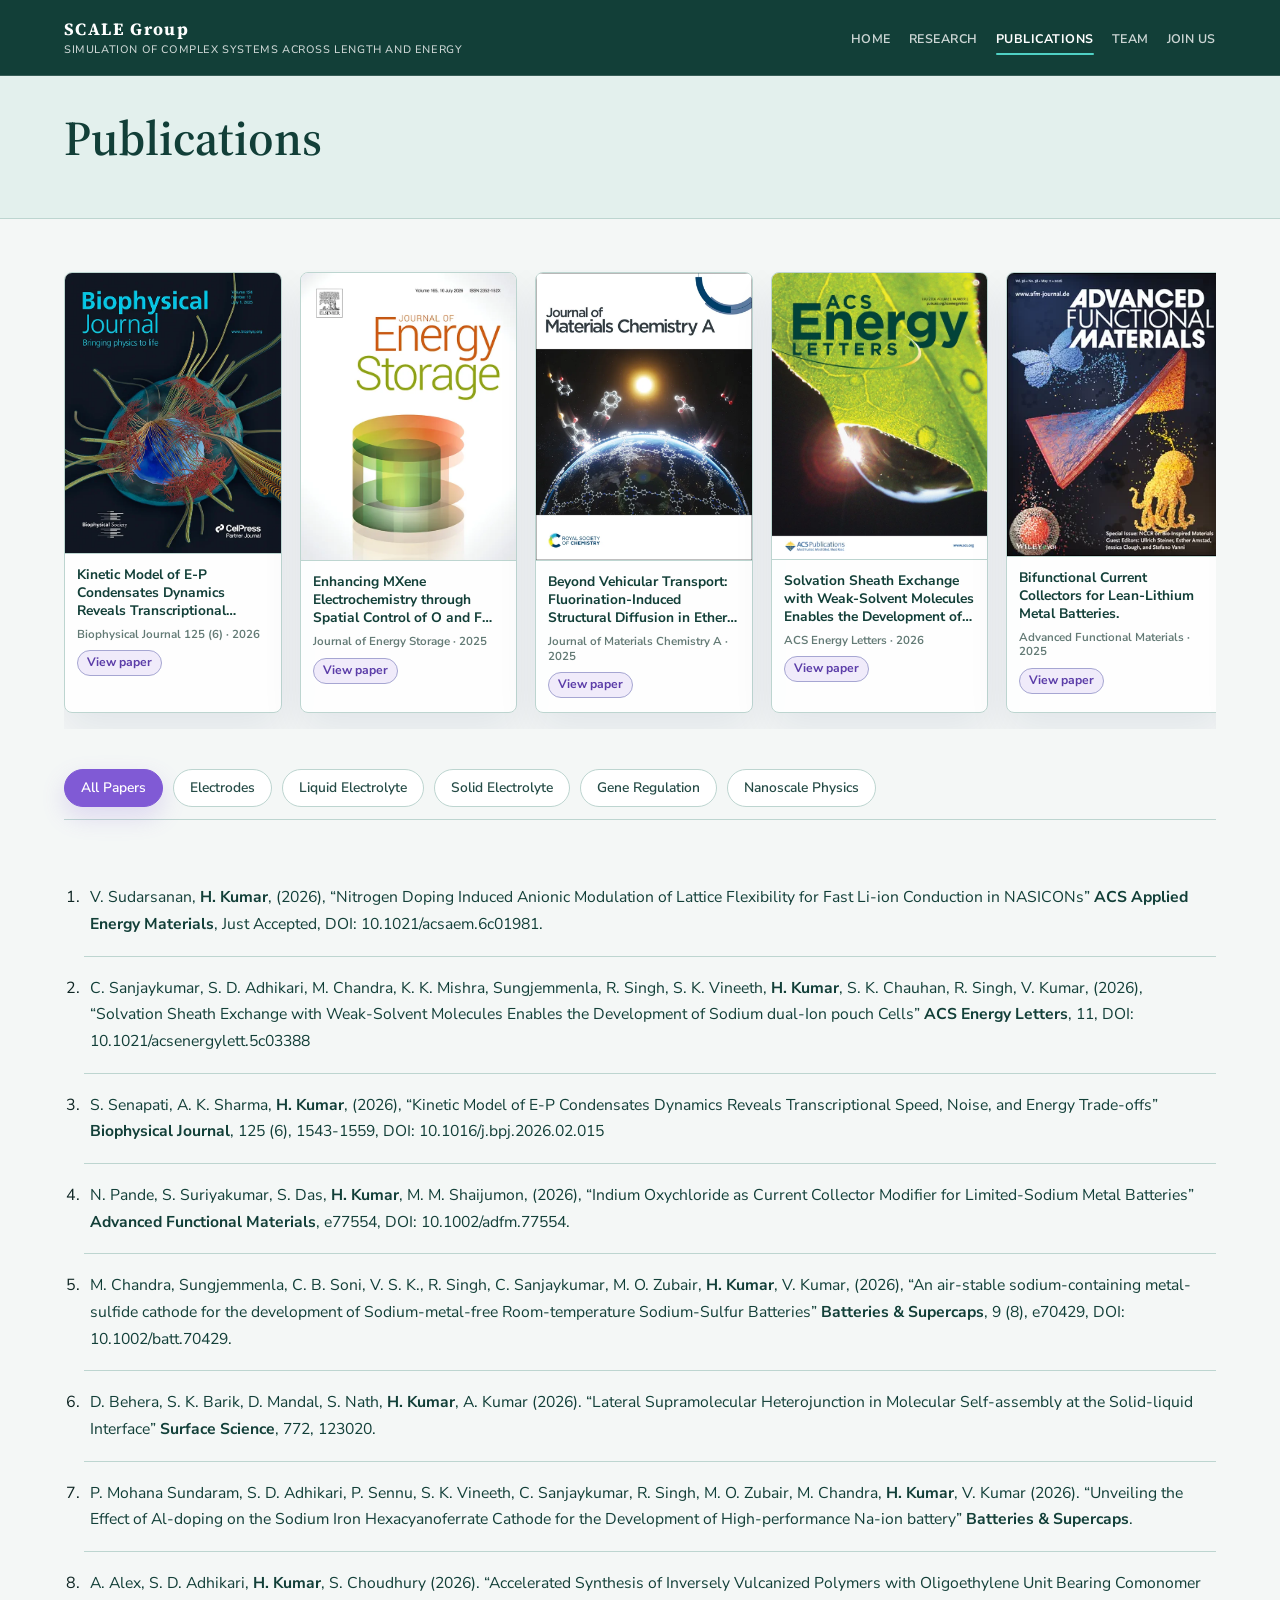
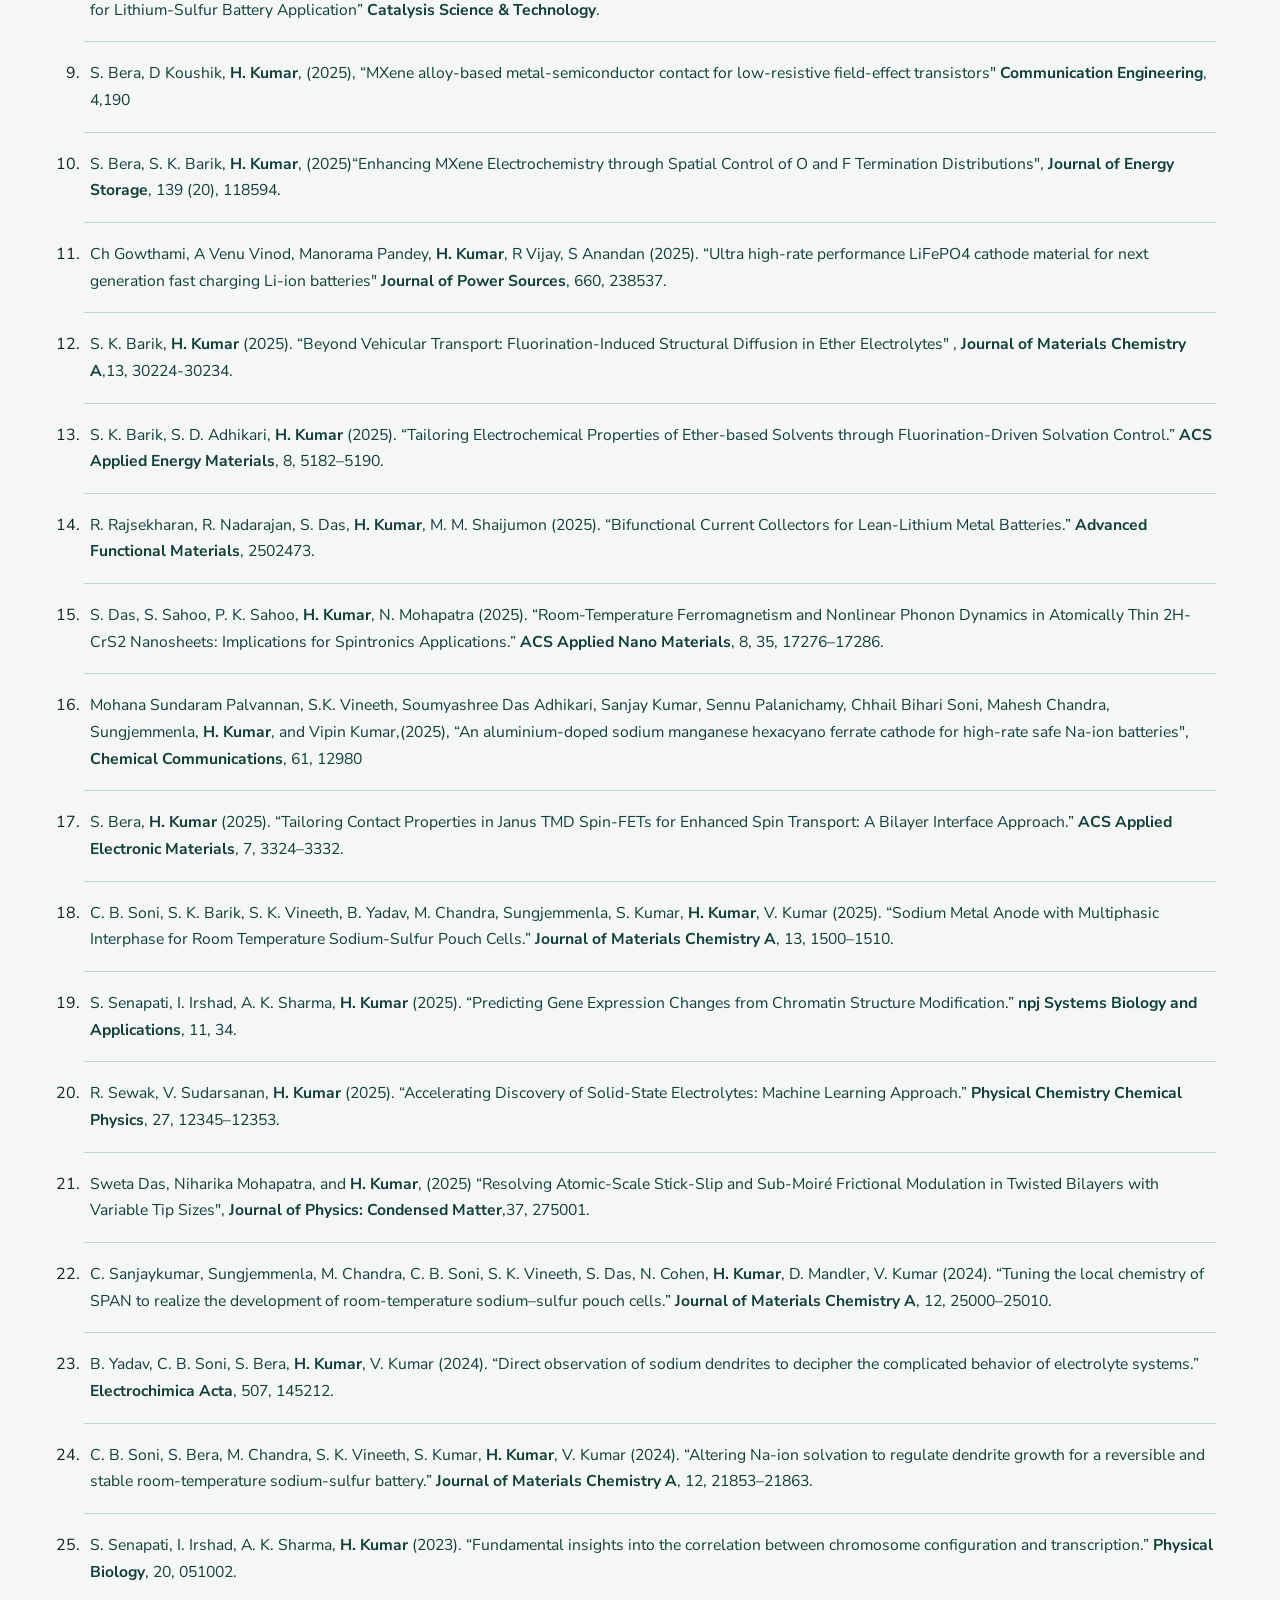
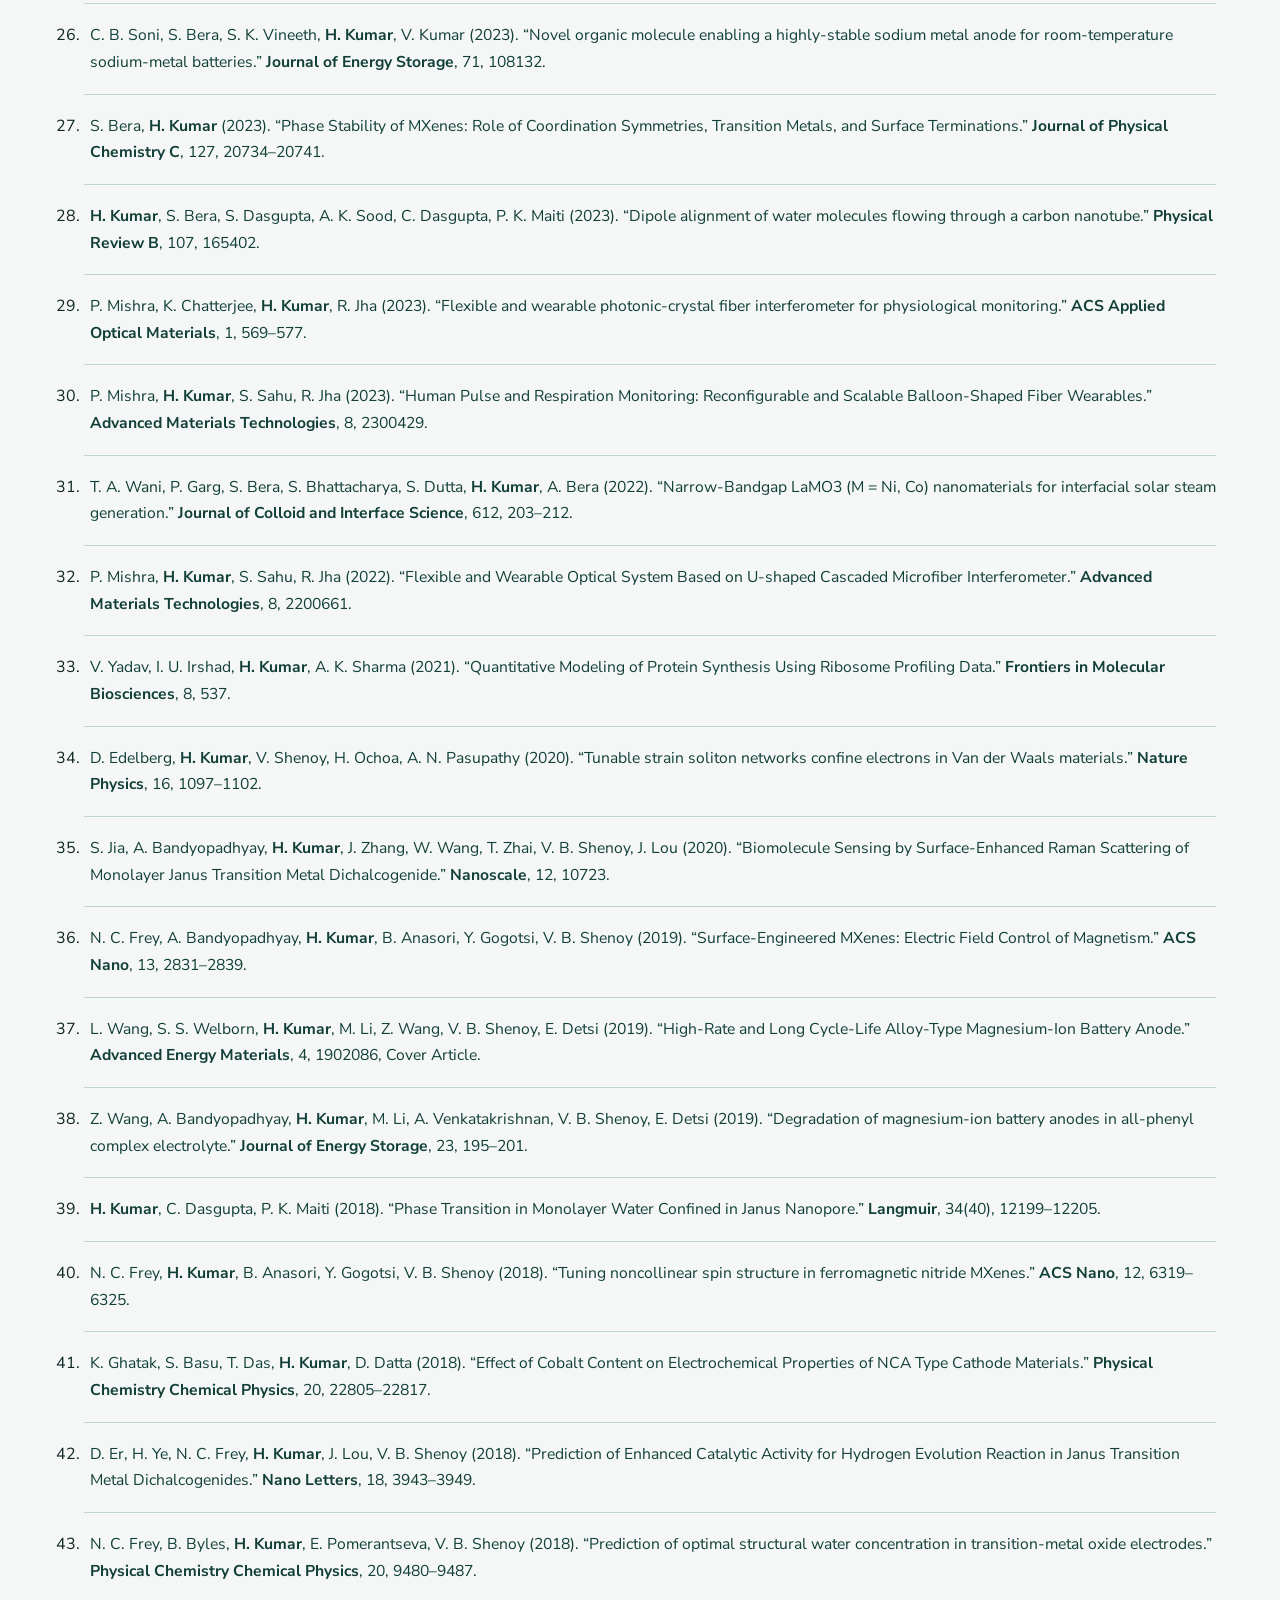
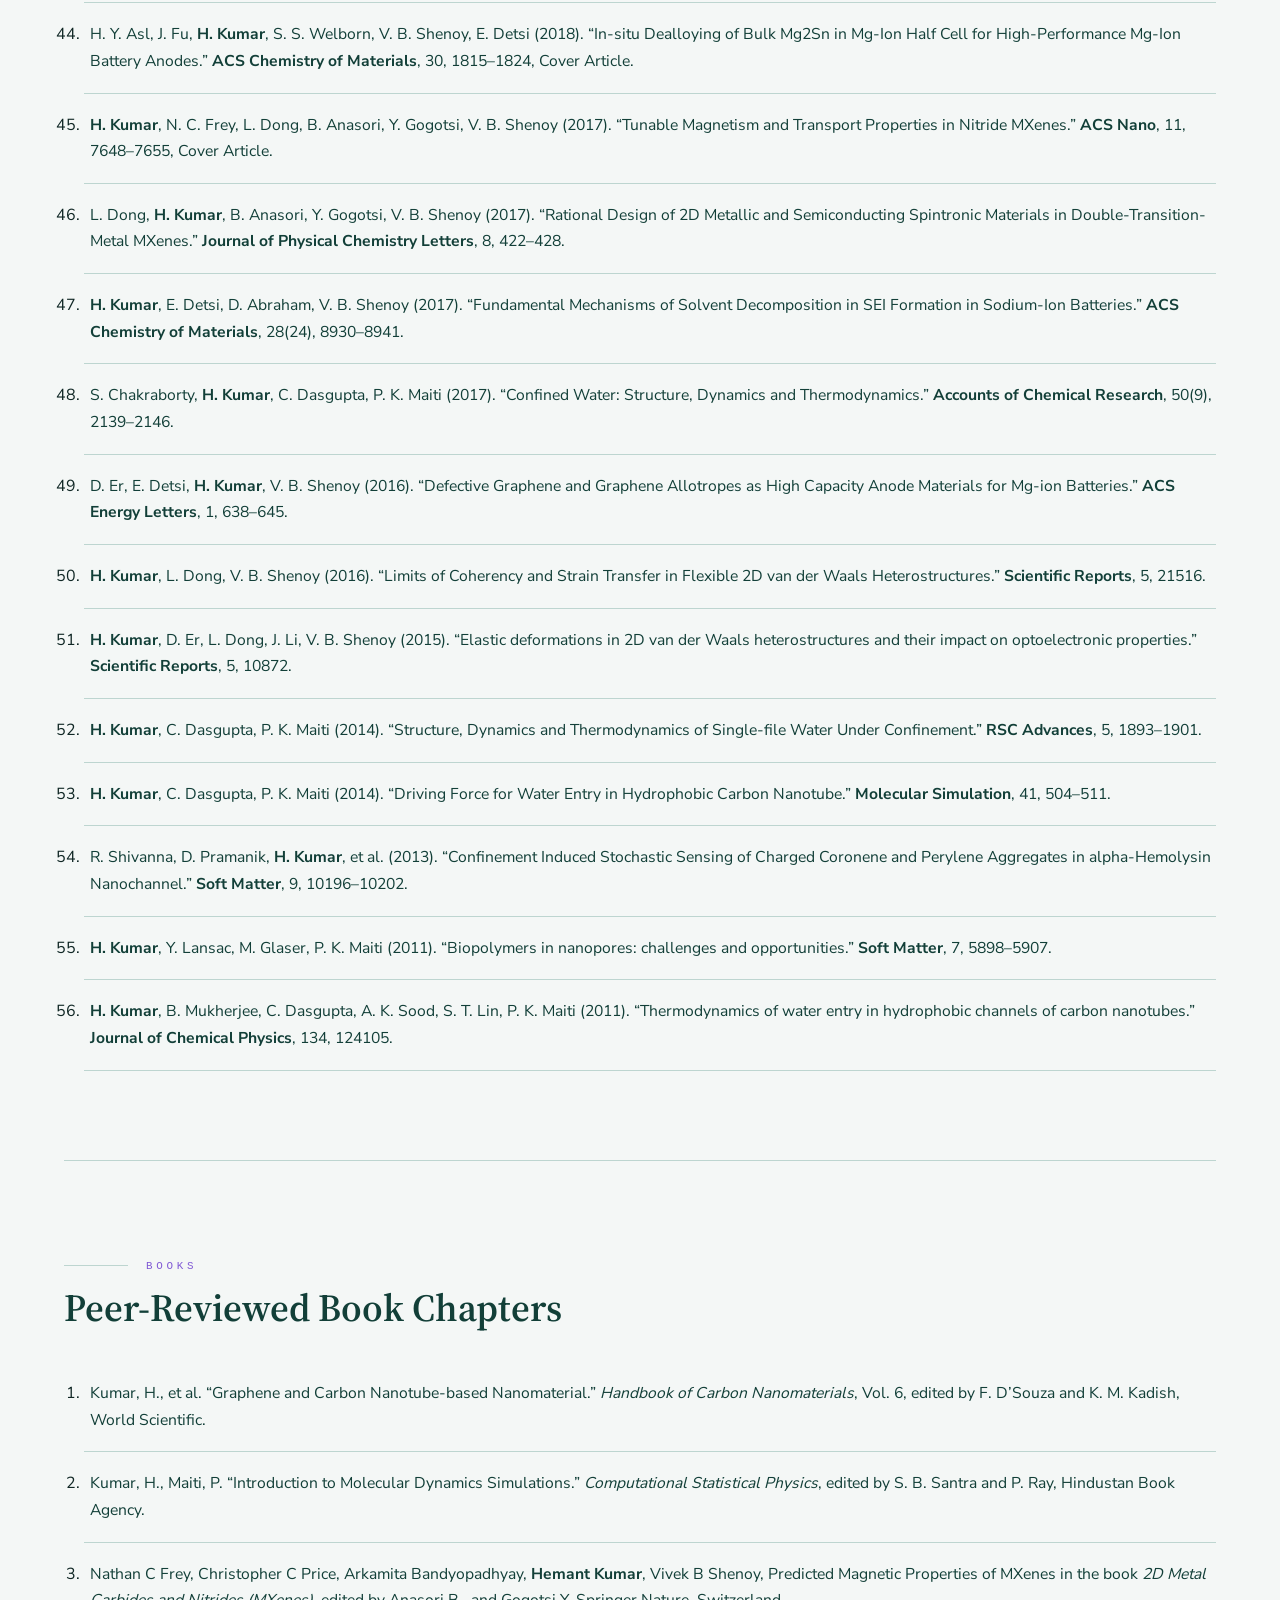
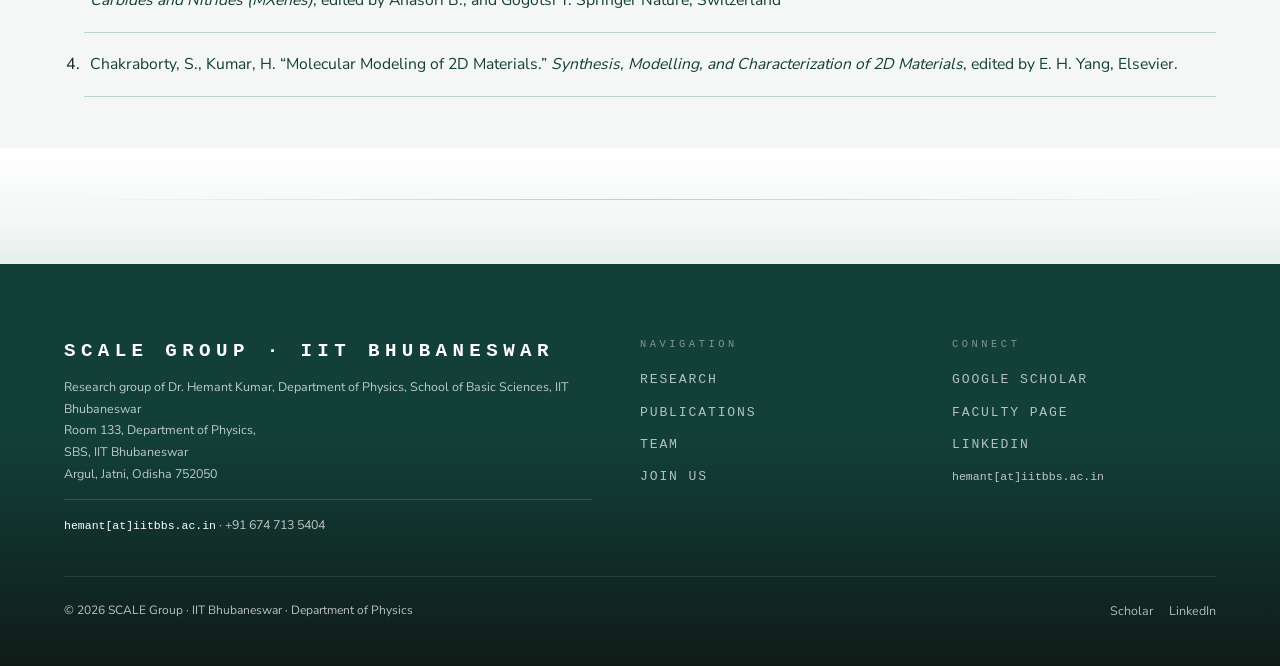
<file: publications.html>
<!DOCTYPE html>
<html lang="en" data-theme="biopolymer-helix">
<head>
  <meta charset="UTF-8">
  <meta name="viewport" content="width=device-width, initial-scale=1.0">
  <title>Publications | Dr. Hemant Kumar, SCALE Group, IIT Bhubaneswar</title>
  <meta name="description" content="Selected publications from Dr. Hemant Kumar and the SCALE Group at IIT Bhubaneswar on computational materials science, AI for materials, energy storage, nanoscale systems, and biophysics.">
  <meta name="keywords" content="Dr. Hemant Kumar publications, Hemant Kumar IITBBS publications, SCALE Group publications, IIT Bhubaneswar computational materials science, AI for materials publications, machine learning materials publications, sodium ion battery publications, sodium sulfur battery publications, solid electrolyte machine learning, all solid state batteries, electrolyte design publications, battery material design, next generation batteries, genome biophysics publications, gene regulation modelling, MXene simulations">
  <meta name="author" content="Dr. Hemant Kumar, SCALE Group, IIT Bhubaneswar">
  <meta name="robots" content="index, follow">
  <meta name="googlebot" content="index, follow, max-image-preview:large">
  <meta name="theme-color" content="#123F38">
  <meta property="og:type" content="website">
  <meta property="og:site_name" content="The SCALE Group">
  <meta property="og:locale" content="en_IN">
  <meta property="og:title" content="Publications | Dr. Hemant Kumar, SCALE Group, IIT Bhubaneswar">
  <meta property="og:description" content="Selected publications from Dr. Hemant Kumar and the SCALE Group at IIT Bhubaneswar on computational materials science, AI for materials, energy storage, nanoscale systems, and biophysics.">
  <meta property="og:image" content="https://thescale-group.github.io/assets/images/homepage_hero.webp">
  <meta property="og:image:alt" content="SCALE Group computational research illustration">
  <meta property="og:url" content="https://thescale-group.github.io/publications.html">
  <meta name="twitter:card" content="summary_large_image">
  <meta name="twitter:title" content="Publications | Dr. Hemant Kumar, SCALE Group, IIT Bhubaneswar">
  <meta name="twitter:description" content="Selected publications from Dr. Hemant Kumar and the SCALE Group at IIT Bhubaneswar on computational materials science, AI for materials, energy storage, nanoscale systems, and biophysics.">
  <meta name="twitter:image" content="https://thescale-group.github.io/assets/images/homepage_hero.webp">
  <link rel="canonical" href="https://thescale-group.github.io/publications.html">
  <link rel="preload" href="assets/fonts/nunito-sans-latin-300-700.woff2" as="font" type="font/woff2" crossorigin>
  <link rel="preload" href="assets/fonts/source-serif-4-latin-300-700.woff2" as="font" type="font/woff2" crossorigin>
  <script id="theme-bootstrap">{const d='biopolymer-helix',k='scale-theme-v2',p=new URLSearchParams(location.search),q=p.get('theme');let t=q;try{if(q&&q!=='default'&&q!=='reset')localStorage.setItem(k,q);if(q==='default'||q==='reset'){localStorage.removeItem('scale-theme');localStorage.removeItem(k);t=d;}if(!t)t=localStorage.getItem(k)||d;}catch(e){if(!t||t==='default'||t==='reset')t=d;}if(t&&t!=='default'&&t!=='reset')document.documentElement.dataset.theme=t;}</script>
  <link rel="stylesheet" href="scale.css?v=20260817-img1">
<script type="application/ld+json" id="publications-jsonld">
{
  "@context": "https://schema.org",
  "@type": "ItemList",
  "name": "SCALE Group publications",
  "itemListElement": [
    {
      "@type": "ListItem",
      "position": 1,
      "item": {
        "@type": "ScholarlyArticle",
        "name": "Nitrogen Doping Induced Anionic Modulation of Lattice Flexibility for Fast Li-ion Conduction in NASICONs",
        "headline": "Nitrogen Doping Induced Anionic Modulation of Lattice Flexibility for Fast Li-ion Conduction in NASICONs",
        "datePublished": "2026",
        "isPartOf": {
          "@type": "Periodical",
          "name": "ACS Applied Energy Materials"
        },
        "url": "https://doi.org/10.1021/acsaem.6c01981",
        "author": {
          "@type": "Person",
          "name": "Hemant Kumar"
        },
        "publisher": {
          "@type": "Organization",
          "name": "ACS Applied Energy Materials"
        }
      }
    },
    {
      "@type": "ListItem",
      "position": 2,
      "item": {
        "@type": "ScholarlyArticle",
        "name": "Solvation Sheath Exchange with Weak-Solvent Molecules Enables the Development of Sodium dual-Ion pouch Cells",
        "headline": "Solvation Sheath Exchange with Weak-Solvent Molecules Enables the Development of Sodium dual-Ion pouch Cells",
        "datePublished": "2026",
        "isPartOf": {
          "@type": "Periodical",
          "name": "ACS Energy Letters"
        },
        "url": "https://doi.org/10.1021/acsenergylett.5c03388",
        "author": {
          "@type": "Person",
          "name": "Hemant Kumar"
        },
        "publisher": {
          "@type": "Organization",
          "name": "ACS Energy Letters"
        }
      }
    },
    {
      "@type": "ListItem",
      "position": 3,
      "item": {
        "@type": "ScholarlyArticle",
        "name": "Kinetic Model of E-P Condensates Dynamics Reveals Transcriptional Speed, Noise, and Energy Trade-offs",
        "headline": "Kinetic Model of E-P Condensates Dynamics Reveals Transcriptional Speed, Noise, and Energy Trade-offs",
        "datePublished": "2026",
        "isPartOf": {
          "@type": "Periodical",
          "name": "Biophysical Journal"
        },
        "url": "https://doi.org/10.1016/j.bpj.2026.02.015",
        "author": {
          "@type": "Person",
          "name": "Hemant Kumar"
        },
        "publisher": {
          "@type": "Organization",
          "name": "Biophysical Journal"
        }
      }
    },
    {
      "@type": "ListItem",
      "position": 4,
      "item": {
        "@type": "ScholarlyArticle",
        "name": "Indium Oxychloride as Current Collector Modifier for Limited-Sodium Metal Batteries",
        "headline": "Indium Oxychloride as Current Collector Modifier for Limited-Sodium Metal Batteries",
        "datePublished": "2026",
        "isPartOf": {
          "@type": "Periodical",
          "name": "Advanced Functional Materials"
        },
        "url": "https://doi.org/10.1002/adfm.77554",
        "author": {
          "@type": "Person",
          "name": "Hemant Kumar"
        },
        "publisher": {
          "@type": "Organization",
          "name": "Advanced Functional Materials"
        }
      }
    },
    {
      "@type": "ListItem",
      "position": 5,
      "item": {
        "@type": "ScholarlyArticle",
        "name": "An air-stable sodium-containing metal-sulfide cathode for the development of Sodium-metal-free Room-temperature Sodium-Sulfur Batteries",
        "headline": "An air-stable sodium-containing metal-sulfide cathode for the development of Sodium-metal-free Room-temperature Sodium-Sulfur Batteries",
        "datePublished": "2026",
        "isPartOf": {
          "@type": "Periodical",
          "name": "Batteries & Supercaps"
        },
        "url": "https://doi.org/10.1002/batt.70429",
        "author": {
          "@type": "Person",
          "name": "Hemant Kumar"
        },
        "publisher": {
          "@type": "Organization",
          "name": "Batteries & Supercaps"
        }
      }
    },
    {
      "@type": "ListItem",
      "position": 6,
      "item": {
        "@type": "ScholarlyArticle",
        "name": "Lateral Supramolecular Heterojunction in Molecular Self-assembly at the Solid-liquid Interface",
        "headline": "Lateral Supramolecular Heterojunction in Molecular Self-assembly at the Solid-liquid Interface",
        "datePublished": "2026",
        "isPartOf": {
          "@type": "Periodical",
          "name": "Surface Science"
        },
        "url": "https://scholar.google.com/scholar?q=Lateral%20Supramolecular%20Heterojunction%20in%20Molecular%20Self-assembly%20at%20the%20Solid-liquid%20Interface",
        "author": {
          "@type": "Person",
          "name": "Hemant Kumar"
        },
        "publisher": {
          "@type": "Organization",
          "name": "Surface Science"
        }
      }
    },
    {
      "@type": "ListItem",
      "position": 7,
      "item": {
        "@type": "ScholarlyArticle",
        "name": "Unveiling the Effect of Al-doping on the Sodium Iron Hexacyanoferrate Cathode for the Development of High-performance Na-ion battery",
        "headline": "Unveiling the Effect of Al-doping on the Sodium Iron Hexacyanoferrate Cathode for the Development of High-performance Na-ion battery",
        "datePublished": "2026",
        "isPartOf": {
          "@type": "Periodical",
          "name": "Batteries & Supercaps"
        },
        "url": "https://scholar.google.com/scholar?q=Unveiling%20the%20Effect%20of%20Al-doping%20on%20the%20Sodium%20Iron%20Hexacyanoferrate%20Cathode%20for%20the%20Development%20of%20High-performance%20Na-ion%20battery",
        "author": {
          "@type": "Person",
          "name": "Hemant Kumar"
        },
        "publisher": {
          "@type": "Organization",
          "name": "Batteries & Supercaps"
        }
      }
    },
    {
      "@type": "ListItem",
      "position": 8,
      "item": {
        "@type": "ScholarlyArticle",
        "name": "Accelerated Synthesis of Inversely Vulcanized Polymers with Oligoethylene Unit Bearing Comonomer for Lithium-Sulfur Battery Application",
        "headline": "Accelerated Synthesis of Inversely Vulcanized Polymers with Oligoethylene Unit Bearing Comonomer for Lithium-Sulfur Battery Application",
        "datePublished": "2026",
        "isPartOf": {
          "@type": "Periodical",
          "name": "Catalysis Science & Technology"
        },
        "url": "https://scholar.google.com/scholar?q=Accelerated%20Synthesis%20of%20Inversely%20Vulcanized%20Polymers%20with%20Oligoethylene%20Unit%20Bearing%20Comonomer%20for%20Lithium-Sulfur%20Battery%20Application",
        "author": {
          "@type": "Person",
          "name": "Hemant Kumar"
        },
        "publisher": {
          "@type": "Organization",
          "name": "Catalysis Science & Technology"
        }
      }
    },
    {
      "@type": "ListItem",
      "position": 9,
      "item": {
        "@type": "ScholarlyArticle",
        "name": "MXene alloy-based metal-semiconductor contact for low-resistive field-effect transistors",
        "headline": "MXene alloy-based metal-semiconductor contact for low-resistive field-effect transistors",
        "datePublished": "2025",
        "isPartOf": {
          "@type": "Periodical",
          "name": "Communication Engineering"
        },
        "url": "https://doi.org/10.1038/s44172-025-00522-2",
        "author": {
          "@type": "Person",
          "name": "Hemant Kumar"
        },
        "publisher": {
          "@type": "Organization",
          "name": "Communication Engineering"
        }
      }
    },
    {
      "@type": "ListItem",
      "position": 10,
      "item": {
        "@type": "ScholarlyArticle",
        "name": "Enhancing MXene Electrochemistry through Spatial Control of O and F Termination Distributions",
        "headline": "Enhancing MXene Electrochemistry through Spatial Control of O and F Termination Distributions",
        "datePublished": "2025",
        "isPartOf": {
          "@type": "Periodical",
          "name": "Journal of Energy Storage"
        },
        "url": "https://doi.org/10.1016/j.est.2025.118594",
        "author": {
          "@type": "Person",
          "name": "Hemant Kumar"
        },
        "publisher": {
          "@type": "Organization",
          "name": "Journal of Energy Storage"
        }
      }
    },
    {
      "@type": "ListItem",
      "position": 11,
      "item": {
        "@type": "ScholarlyArticle",
        "name": "Ultra high-rate performance LiFePO4 cathode material for next generation fast charging Li-ion batteries",
        "headline": "Ultra high-rate performance LiFePO4 cathode material for next generation fast charging Li-ion batteries",
        "datePublished": "2025",
        "isPartOf": {
          "@type": "Periodical",
          "name": "Journal of Power Sources"
        },
        "url": "https://doi.org/10.1016/j.jpowsour.2025.238537",
        "author": {
          "@type": "Person",
          "name": "Hemant Kumar"
        },
        "publisher": {
          "@type": "Organization",
          "name": "Journal of Power Sources"
        }
      }
    },
    {
      "@type": "ListItem",
      "position": 12,
      "item": {
        "@type": "ScholarlyArticle",
        "name": "Beyond Vehicular Transport: Fluorination-Induced Structural Diffusion in Ether Electrolytes",
        "headline": "Beyond Vehicular Transport: Fluorination-Induced Structural Diffusion in Ether Electrolytes",
        "datePublished": "2025",
        "isPartOf": {
          "@type": "Periodical",
          "name": "Journal of Materials Chemistry A"
        },
        "url": "https://doi.org/10.1039/d5ta04224k",
        "author": {
          "@type": "Person",
          "name": "Hemant Kumar"
        },
        "publisher": {
          "@type": "Organization",
          "name": "Journal of Materials Chemistry A"
        }
      }
    },
    {
      "@type": "ListItem",
      "position": 13,
      "item": {
        "@type": "ScholarlyArticle",
        "name": "Tailoring Electrochemical Properties of Ether-based Solvents through Fluorination-Driven Solvation Control.",
        "headline": "Tailoring Electrochemical Properties of Ether-based Solvents through Fluorination-Driven Solvation Control.",
        "datePublished": "2025",
        "isPartOf": {
          "@type": "Periodical",
          "name": "ACS Applied Energy Materials"
        },
        "url": "https://doi.org/10.1021/acsaem.5c00893",
        "author": {
          "@type": "Person",
          "name": "Hemant Kumar"
        },
        "publisher": {
          "@type": "Organization",
          "name": "ACS Applied Energy Materials"
        }
      }
    },
    {
      "@type": "ListItem",
      "position": 14,
      "item": {
        "@type": "ScholarlyArticle",
        "name": "Bifunctional Current Collectors for Lean-Lithium Metal Batteries.",
        "headline": "Bifunctional Current Collectors for Lean-Lithium Metal Batteries.",
        "datePublished": "2025",
        "isPartOf": {
          "@type": "Periodical",
          "name": "Advanced Functional Materials"
        },
        "url": "https://doi.org/10.1002/adfm.202502473",
        "author": {
          "@type": "Person",
          "name": "Hemant Kumar"
        },
        "publisher": {
          "@type": "Organization",
          "name": "Advanced Functional Materials"
        }
      }
    },
    {
      "@type": "ListItem",
      "position": 15,
      "item": {
        "@type": "ScholarlyArticle",
        "name": "Room-Temperature Ferromagnetism and Nonlinear Phonon Dynamics in Atomically Thin 2H-CrS2 Nanosheets: Implications for Spintronics Applications.",
        "headline": "Room-Temperature Ferromagnetism and Nonlinear Phonon Dynamics in Atomically Thin 2H-CrS2 Nanosheets: Implications for Spintronics Applications.",
        "datePublished": "2025",
        "isPartOf": {
          "@type": "Periodical",
          "name": "ACS Applied Nano Materials"
        },
        "url": "https://doi.org/10.1021/acsanm.5c03395",
        "author": {
          "@type": "Person",
          "name": "Hemant Kumar"
        },
        "publisher": {
          "@type": "Organization",
          "name": "ACS Applied Nano Materials"
        }
      }
    },
    {
      "@type": "ListItem",
      "position": 16,
      "item": {
        "@type": "ScholarlyArticle",
        "name": "An aluminium-doped sodium manganese hexacyano ferrate cathode for high-rate safe Na-ion batteries",
        "headline": "An aluminium-doped sodium manganese hexacyano ferrate cathode for high-rate safe Na-ion batteries",
        "datePublished": "2025",
        "isPartOf": {
          "@type": "Periodical",
          "name": "Chemical Communications"
        },
        "url": "https://doi.org/10.1039/d5cc03102h",
        "author": {
          "@type": "Person",
          "name": "Hemant Kumar"
        },
        "publisher": {
          "@type": "Organization",
          "name": "Chemical Communications"
        }
      }
    },
    {
      "@type": "ListItem",
      "position": 17,
      "item": {
        "@type": "ScholarlyArticle",
        "name": "Tailoring Contact Properties in Janus TMD Spin-FETs for Enhanced Spin Transport: A Bilayer Interface Approach.",
        "headline": "Tailoring Contact Properties in Janus TMD Spin-FETs for Enhanced Spin Transport: A Bilayer Interface Approach.",
        "datePublished": "2025",
        "isPartOf": {
          "@type": "Periodical",
          "name": "ACS Applied Electronic Materials"
        },
        "url": "https://doi.org/10.1021/acsaelm.5c00019",
        "author": {
          "@type": "Person",
          "name": "Hemant Kumar"
        },
        "publisher": {
          "@type": "Organization",
          "name": "ACS Applied Electronic Materials"
        }
      }
    },
    {
      "@type": "ListItem",
      "position": 18,
      "item": {
        "@type": "ScholarlyArticle",
        "name": "Sodium Metal Anode with Multiphasic Interphase for Room Temperature Sodium-Sulfur Pouch Cells.",
        "headline": "Sodium Metal Anode with Multiphasic Interphase for Room Temperature Sodium-Sulfur Pouch Cells.",
        "datePublished": "2025",
        "isPartOf": {
          "@type": "Periodical",
          "name": "Journal of Materials Chemistry A"
        },
        "url": "https://doi.org/10.1039/d4ta08118h",
        "author": {
          "@type": "Person",
          "name": "Hemant Kumar"
        },
        "publisher": {
          "@type": "Organization",
          "name": "Journal of Materials Chemistry A"
        }
      }
    },
    {
      "@type": "ListItem",
      "position": 19,
      "item": {
        "@type": "ScholarlyArticle",
        "name": "Predicting Gene Expression Changes from Chromatin Structure Modification.",
        "headline": "Predicting Gene Expression Changes from Chromatin Structure Modification.",
        "datePublished": "2025",
        "isPartOf": {
          "@type": "Periodical",
          "name": "npj Systems Biology and Applications"
        },
        "url": "https://doi.org/10.1038/s41540-025-00510-4",
        "author": {
          "@type": "Person",
          "name": "Hemant Kumar"
        },
        "publisher": {
          "@type": "Organization",
          "name": "npj Systems Biology and Applications"
        }
      }
    },
    {
      "@type": "ListItem",
      "position": 20,
      "item": {
        "@type": "ScholarlyArticle",
        "name": "Accelerating Discovery of Solid-State Electrolytes: Machine Learning Approach.",
        "headline": "Accelerating Discovery of Solid-State Electrolytes: Machine Learning Approach.",
        "datePublished": "2025",
        "isPartOf": {
          "@type": "Periodical",
          "name": "Physical Chemistry Chemical Physics"
        },
        "url": "https://doi.org/10.1039/d4cp04043k",
        "author": {
          "@type": "Person",
          "name": "Hemant Kumar"
        },
        "publisher": {
          "@type": "Organization",
          "name": "Physical Chemistry Chemical Physics"
        }
      }
    },
    {
      "@type": "ListItem",
      "position": 21,
      "item": {
        "@type": "ScholarlyArticle",
        "name": "Resolving Atomic-Scale Stick-Slip and Sub-Moiré Frictional Modulation in Twisted Bilayers with Variable Tip Sizes",
        "headline": "Resolving Atomic-Scale Stick-Slip and Sub-Moiré Frictional Modulation in Twisted Bilayers with Variable Tip Sizes",
        "datePublished": "2025",
        "isPartOf": {
          "@type": "Periodical",
          "name": "Journal of Physics: Condensed Matter"
        },
        "url": "https://doi.org/10.1088/1361-648x/ade756",
        "author": {
          "@type": "Person",
          "name": "Hemant Kumar"
        },
        "publisher": {
          "@type": "Organization",
          "name": "Journal of Physics: Condensed Matter"
        }
      }
    },
    {
      "@type": "ListItem",
      "position": 22,
      "item": {
        "@type": "ScholarlyArticle",
        "name": "Tuning the local chemistry of SPAN to realize the development of room-temperature sodium–sulfur pouch cells.",
        "headline": "Tuning the local chemistry of SPAN to realize the development of room-temperature sodium–sulfur pouch cells.",
        "datePublished": "2024",
        "isPartOf": {
          "@type": "Periodical",
          "name": "Journal of Materials Chemistry A"
        },
        "url": "https://doi.org/10.1039/d4ta05581k",
        "author": {
          "@type": "Person",
          "name": "Hemant Kumar"
        },
        "publisher": {
          "@type": "Organization",
          "name": "Journal of Materials Chemistry A"
        }
      }
    },
    {
      "@type": "ListItem",
      "position": 23,
      "item": {
        "@type": "ScholarlyArticle",
        "name": "Direct observation of sodium dendrites to decipher the complicated behavior of electrolyte systems.",
        "headline": "Direct observation of sodium dendrites to decipher the complicated behavior of electrolyte systems.",
        "datePublished": "2024",
        "isPartOf": {
          "@type": "Periodical",
          "name": "Electrochimica Acta"
        },
        "url": "https://doi.org/10.1016/j.electacta.2024.145212",
        "author": {
          "@type": "Person",
          "name": "Hemant Kumar"
        },
        "publisher": {
          "@type": "Organization",
          "name": "Electrochimica Acta"
        }
      }
    },
    {
      "@type": "ListItem",
      "position": 24,
      "item": {
        "@type": "ScholarlyArticle",
        "name": "Altering Na-ion solvation to regulate dendrite growth for a reversible and stable room-temperature sodium-sulfur battery.",
        "headline": "Altering Na-ion solvation to regulate dendrite growth for a reversible and stable room-temperature sodium-sulfur battery.",
        "datePublished": "2024",
        "isPartOf": {
          "@type": "Periodical",
          "name": "Journal of Materials Chemistry A"
        },
        "url": "https://doi.org/10.1039/d4ta03187c",
        "author": {
          "@type": "Person",
          "name": "Hemant Kumar"
        },
        "publisher": {
          "@type": "Organization",
          "name": "Journal of Materials Chemistry A"
        }
      }
    },
    {
      "@type": "ListItem",
      "position": 25,
      "item": {
        "@type": "ScholarlyArticle",
        "name": "Fundamental insights into the correlation between chromosome configuration and transcription.",
        "headline": "Fundamental insights into the correlation between chromosome configuration and transcription.",
        "datePublished": "2023",
        "isPartOf": {
          "@type": "Periodical",
          "name": "Physical Biology"
        },
        "url": "https://doi.org/10.1088/1478-3975/ace8e5",
        "author": {
          "@type": "Person",
          "name": "Hemant Kumar"
        },
        "publisher": {
          "@type": "Organization",
          "name": "Physical Biology"
        }
      }
    },
    {
      "@type": "ListItem",
      "position": 26,
      "item": {
        "@type": "ScholarlyArticle",
        "name": "Novel organic molecule enabling a highly-stable sodium metal anode for room-temperature sodium-metal batteries.",
        "headline": "Novel organic molecule enabling a highly-stable sodium metal anode for room-temperature sodium-metal batteries.",
        "datePublished": "2023",
        "isPartOf": {
          "@type": "Periodical",
          "name": "Journal of Energy Storage"
        },
        "url": "https://doi.org/10.1016/j.est.2023.108132",
        "author": {
          "@type": "Person",
          "name": "Hemant Kumar"
        },
        "publisher": {
          "@type": "Organization",
          "name": "Journal of Energy Storage"
        }
      }
    },
    {
      "@type": "ListItem",
      "position": 27,
      "item": {
        "@type": "ScholarlyArticle",
        "name": "Phase Stability of MXenes: Role of Coordination Symmetries, Transition Metals, and Surface Terminations.",
        "headline": "Phase Stability of MXenes: Role of Coordination Symmetries, Transition Metals, and Surface Terminations.",
        "datePublished": "2023",
        "isPartOf": {
          "@type": "Periodical",
          "name": "Journal of Physical Chemistry C"
        },
        "url": "https://doi.org/10.1021/acs.jpcc.3c04183",
        "author": {
          "@type": "Person",
          "name": "Hemant Kumar"
        },
        "publisher": {
          "@type": "Organization",
          "name": "Journal of Physical Chemistry C"
        }
      }
    },
    {
      "@type": "ListItem",
      "position": 28,
      "item": {
        "@type": "ScholarlyArticle",
        "name": "Dipole alignment of water molecules flowing through a carbon nanotube.",
        "headline": "Dipole alignment of water molecules flowing through a carbon nanotube.",
        "datePublished": "2023",
        "isPartOf": {
          "@type": "Periodical",
          "name": "Physical Review B"
        },
        "url": "https://doi.org/10.1103/physrevb.107.165402",
        "author": {
          "@type": "Person",
          "name": "Hemant Kumar"
        },
        "publisher": {
          "@type": "Organization",
          "name": "Physical Review B"
        }
      }
    },
    {
      "@type": "ListItem",
      "position": 29,
      "item": {
        "@type": "ScholarlyArticle",
        "name": "Flexible and wearable photonic-crystal fiber interferometer for physiological monitoring.",
        "headline": "Flexible and wearable photonic-crystal fiber interferometer for physiological monitoring.",
        "datePublished": "2023",
        "isPartOf": {
          "@type": "Periodical",
          "name": "ACS Applied Optical Materials"
        },
        "url": "https://doi.org/10.1021/acsaom.2c00137",
        "author": {
          "@type": "Person",
          "name": "Hemant Kumar"
        },
        "publisher": {
          "@type": "Organization",
          "name": "ACS Applied Optical Materials"
        }
      }
    },
    {
      "@type": "ListItem",
      "position": 30,
      "item": {
        "@type": "ScholarlyArticle",
        "name": "Human Pulse and Respiration Monitoring: Reconfigurable and Scalable Balloon-Shaped Fiber Wearables.",
        "headline": "Human Pulse and Respiration Monitoring: Reconfigurable and Scalable Balloon-Shaped Fiber Wearables.",
        "datePublished": "2023",
        "isPartOf": {
          "@type": "Periodical",
          "name": "Advanced Materials Technologies"
        },
        "url": "https://doi.org/10.1002/admt.202300429",
        "author": {
          "@type": "Person",
          "name": "Hemant Kumar"
        },
        "publisher": {
          "@type": "Organization",
          "name": "Advanced Materials Technologies"
        }
      }
    }
  ]
}
</script>
<script type="application/ld+json" id="page-jsonld">
{
  "@context": "https://schema.org",
  "@graph": [
    {
      "@type": "WebSite",
      "@id": "https://thescale-group.github.io/#website",
      "name": "The SCALE Group",
      "alternateName": [
        "Simulation of Complex Systems Across Length and Energy Group",
        "SCALE Group",
        "The SCALE Group",
        "SCALE IITBBS",
        "Hemant Kumar Lab",
        "Hemant Kumar Research Group",
        "Dr. Hemant Kumar IIT Bhubaneswar"
      ],
      "url": "https://thescale-group.github.io/",
      "publisher": {
        "@id": "https://thescale-group.github.io/#organization"
      },
      "inLanguage": "en-IN"
    },
    {
      "@type": "ResearchOrganization",
      "@id": "https://thescale-group.github.io/#organization",
      "name": "The SCALE Group, IIT Bhubaneswar",
      "alternateName": [
        "Simulation of Complex Systems Across Length and Energy Group",
        "SCALE Group",
        "The SCALE Group",
        "SCALE IITBBS",
        "Hemant Kumar Lab",
        "Hemant Kumar Research Group",
        "Dr. Hemant Kumar IIT Bhubaneswar"
      ],
      "url": "https://thescale-group.github.io/",
      "image": "https://thescale-group.github.io/assets/images/homepage_hero.webp",
      "description": "Selected publications from Dr. Hemant Kumar and the SCALE Group at IIT Bhubaneswar on computational materials science, AI for materials, energy storage, nanoscale systems, and biophysics.",
      "parentOrganization": {
        "@type": "CollegeOrUniversity",
        "name": "Indian Institute of Technology Bhubaneswar"
      },
      "department": {
        "@type": "Organization",
        "name": "Department of Physics, School of Basic Sciences"
      },
      "address": {
        "@type": "PostalAddress",
        "streetAddress": "Room 133, Department of Physics,",
        "addressLocality": "Argul, Jatni",
        "addressRegion": "Odisha",
        "postalCode": "752050",
        "addressCountry": "IN"
      },
      "sameAs": [
        "https://scholar.google.com/citations?user=oaTIUtkAAAAJ&hl=en",
        "https://sbs.iitbbs.ac.in/index.php/hemantkumar/",
        "https://www.linkedin.com/in/hemant-kumar-b3969862"
      ],
      "founder": {
        "@id": "https://thescale-group.github.io/#hemant-kumar"
      },
      "knowsAbout": [
        "Molecular dynamics",
        "Multiscale modelling",
        "Soft matter physics",
        "Battery electrolytes",
        "Ionic transport",
        "Solid electrolytes",
        "AI for materials",
        "AI for physics",
        "Physics of AI",
        "Materials modelling",
        "Materials design",
        "Battery materials",
        "Battery material design",
        "Electrolyte design",
        "Sodium-ion batteries",
        "Sodium-sulfur batteries",
        "All-solid-state batteries",
        "Next-generation batteries",
        "Active learning",
        "Graph neural networks",
        "Graph neural networks for materials",
        "Machine learning potentials",
        "Neural-network potentials",
        "Kinetic Monte Carlo",
        "Gene regulation modelling",
        "Genome biophysics",
        "Chromatin structure",
        "Polymer models of DNA",
        "Nanoscale interfaces",
        "Two-dimensional materials",
        "MXenes",
        "Confined water"
      ]
    },
    {
      "@type": "WebPage",
      "@id": "https://thescale-group.github.io/publications.html#webpage",
      "url": "https://thescale-group.github.io/publications.html",
      "name": "Publications | Dr. Hemant Kumar, SCALE Group, IIT Bhubaneswar",
      "description": "Selected publications from Dr. Hemant Kumar and the SCALE Group at IIT Bhubaneswar on computational materials science, AI for materials, energy storage, nanoscale systems, and biophysics.",
      "isPartOf": {
        "@id": "https://thescale-group.github.io/#website"
      },
      "about": {
        "@id": "https://thescale-group.github.io/#organization"
      },
      "keywords": "Dr. Hemant Kumar publications, Hemant Kumar IITBBS publications, SCALE Group publications, IIT Bhubaneswar computational materials science, AI for materials publications, machine learning materials publications, sodium ion battery publications, sodium sulfur battery publications, solid electrolyte machine learning, all solid state batteries, electrolyte design publications, battery material design, next generation batteries, genome biophysics publications, gene regulation modelling, MXene simulations",
      "inLanguage": "en-IN"
    },
    {
      "@type": "BreadcrumbList",
      "@id": "https://thescale-group.github.io/publications.html#breadcrumb",
      "itemListElement": [
        {
          "@type": "ListItem",
          "position": 1,
          "name": "Home",
          "item": "https://thescale-group.github.io/"
        },
        {
          "@type": "ListItem",
          "position": 2,
          "name": "Publications",
          "item": "https://thescale-group.github.io/publications.html"
        }
      ]
    }
  ]
}
</script>
</head>
<body>

<header class="site-header">
  <div class="nav-container">
    <a href="index.html" class="nav-logo"><strong>SCALE Group</strong><span>Simulation of Complex Systems Across Length and Energy</span></a>
    <button class="nav-toggle" type="button" aria-expanded="false" aria-controls="primary-navigation">
      <span class="nav-toggle-line"></span>
      <span class="nav-toggle-line"></span>
      <span class="nav-toggle-line"></span>
      <span class="nav-toggle-label">Menu</span>
    </button>
    <ul class="nav-links" id="primary-navigation">
      <li><a href="index.html">Home</a></li>
      <li><a href="research.html">Research</a></li>
      <li class="has-submenu"><a href="publications.html" class="active">Publications</a>
        <ul class="nav-submenu" aria-label="Publications sections">
          <li><a href="publications.html">All Papers</a></li>
          <li><a href="publications.html?topic=electrodes">Electrodes</a></li>
          <li><a href="publications.html?topic=liquid-electrolyte">Liquid Electrolyte</a></li>
          <li><a href="publications.html?topic=solid-electrolyte">Solid Electrolyte</a></li>
          <li><a href="publications.html?topic=gene-regulation">Gene Regulation</a></li>
          <li><a href="publications.html?topic=nanoscale-physics">Nanoscale Physics</a></li>
        </ul></li>
      <li><a href="team.html">Team</a></li>
      <li><a href="joinus.html">Join Us</a></li>
    </ul>
  </div>
</header>

<div class="page-hero publication-hero">
  <div class="container page-hero-inner research-simple-hero">
    <h1 class="page-title">Publications</h1>
  </div>
</div>

<main>
  <section class="section publications-section">
    <div class="container">
      <!-- PUBLICATIONS_DATA_START -->
      <div class="publication-highlights publication-cover-row" aria-label="Selected recent publications">
        <a class="publication-highlight-card publication-cover-card" href="https://doi.org/10.1016/j.bpj.2026.02.015" target="_blank" rel="noopener">
          <span class="publication-cover-image"><img src="assets/images/publication-covers/biophysical.webp" alt="Biophysical Journal cover" width="591" height="768" loading="lazy" decoding="async"></span>
          <span class="publication-cover-body">
            <span class="publication-cover-title">Kinetic Model of E-P Condensates Dynamics Reveals Transcriptional Speed, Noise, and Energy Trade-offs</span>
            <span class="publication-cover-meta">Biophysical Journal 125 (6) · 2026</span>
            <span class="publication-cover-link">View paper</span>
          </span>
        </a>
        <a class="publication-highlight-card publication-cover-card" href="https://doi.org/10.1016/j.est.2025.118594" target="_blank" rel="noopener">
          <span class="publication-cover-image"><img src="assets/images/publication-covers/journal-energy-storage.webp" alt="Journal of Energy Storage cover" width="576" height="768" loading="lazy" decoding="async"></span>
          <span class="publication-cover-body">
            <span class="publication-cover-title">Enhancing MXene Electrochemistry through Spatial Control of O and F Termination Distributions</span>
            <span class="publication-cover-meta">Journal of Energy Storage · 2025</span>
            <span class="publication-cover-link">View paper</span>
          </span>
        </a>
        <a class="publication-highlight-card publication-cover-card" href="https://doi.org/10.1039/d5ta04224k" target="_blank" rel="noopener">
          <span class="publication-cover-image"><img src="assets/images/publication-covers/journal-materials-chemistry-a.webp" alt="Journal of Materials Chemistry A cover" width="768" height="1024" loading="lazy" decoding="async"></span>
          <span class="publication-cover-body">
            <span class="publication-cover-title">Beyond Vehicular Transport: Fluorination-Induced Structural Diffusion in Ether Electrolytes</span>
            <span class="publication-cover-meta">Journal of Materials Chemistry A · 2025</span>
            <span class="publication-cover-link">View paper</span>
          </span>
        </a>
        <a class="publication-highlight-card publication-cover-card" href="https://doi.org/10.1021/acsenergylett.5c03388" target="_blank" rel="noopener">
          <span class="publication-cover-image"><img src="assets/images/publication-covers/acs-energy-letters.webp" alt="ACS Energy Letters cover" width="527" height="700" loading="lazy" decoding="async"></span>
          <span class="publication-cover-body">
            <span class="publication-cover-title">Solvation Sheath Exchange with Weak-Solvent Molecules Enables the Development of Sodium dual-Ion pouch Cells</span>
            <span class="publication-cover-meta">ACS Energy Letters · 2026</span>
            <span class="publication-cover-link">View paper</span>
          </span>
        </a>
        <a class="publication-highlight-card publication-cover-card" href="https://doi.org/10.1002/adfm.202502473" target="_blank" rel="noopener">
          <span class="publication-cover-image"><img src="assets/images/publication-covers/advanced-functional-materials.webp" alt="Advanced Functional Materials cover" width="300" height="394" loading="lazy" decoding="async"></span>
          <span class="publication-cover-body">
            <span class="publication-cover-title">Bifunctional Current Collectors for Lean-Lithium Metal Batteries.</span>
            <span class="publication-cover-meta">Advanced Functional Materials · 2025</span>
            <span class="publication-cover-link">View paper</span>
          </span>
        </a>
        <a class="publication-highlight-card publication-cover-card" href="https://doi.org/10.1021/acsaem.5c00893" target="_blank" rel="noopener">
          <span class="publication-cover-image"><img src="assets/images/publication-covers/acs-applied-energy-materials.webp" alt="ACS Applied Energy Materials cover" width="572" height="760" loading="lazy" decoding="async"></span>
          <span class="publication-cover-body">
            <span class="publication-cover-title">Tailoring Electrochemical Properties of Ether-based Solvents through Fluorination-Driven Solvation Control.</span>
            <span class="publication-cover-meta">ACS Applied Energy Materials · 2025</span>
            <span class="publication-cover-link">View paper</span>
          </span>
        </a>
      </div>
<div class="filter-bar topic-filter-bar" id="filterBar" aria-label="Filter publications by research area">
        <button class="filter-btn active" data-topic="all">All Papers</button>
        <button class="filter-btn" data-topic="electrodes">Electrodes</button>
        <button class="filter-btn" data-topic="liquid-electrolyte">Liquid Electrolyte</button>
        <button class="filter-btn" data-topic="solid-electrolyte">Solid Electrolyte</button>
        <button class="filter-btn" data-topic="gene-regulation">Gene Regulation</button>
        <button class="filter-btn" data-topic="nanoscale-physics">Nanoscale Physics</button>
      </div>
<div class="publication-topic-showcase" id="topicShowcase" hidden aria-live="polite">
        <a class="topic-paper-card" data-topic="solid-electrolyte" href="https://doi.org/10.1021/acsaem.6c01981" target="_blank" rel="noopener">
          <div class="topic-paper-art topic-paper-art-solid" aria-hidden="true"><span></span></div>
          <div class="topic-paper-body">
            <div class="topic-paper-meta">ACS Applied Energy Materials · Just Accepted · 2026</div>
            <h2>Nitrogen-doped NASICONs for fast Li-ion conduction</h2>
            <p>V. Sudarsanan, <strong>H. Kumar</strong>. Anionic modulation of lattice flexibility is used to promote fast Li-ion conduction.</p>
          </div>
        </a>
        <a class="topic-paper-card" data-topic="liquid-electrolyte" href="https://doi.org/10.1021/acsenergylett.5c03388" target="_blank" rel="noopener">
          <div class="topic-paper-art topic-paper-art-liquid" aria-hidden="true"><span></span></div>
          <div class="topic-paper-body">
            <div class="topic-paper-meta">ACS Energy Letters · 2026</div>
            <h2>Weak-solvent exchange enables sodium dual-ion pouch cells</h2>
            <p>C. Sanjaykumar, S. D. Adhikari, M. Chandra, K. K. Mishra, et al., <strong>H. Kumar</strong>.</p>
          </div>
        </a>
        <a class="topic-paper-card" data-topic="gene-regulation" href="https://doi.org/10.1016/j.bpj.2026.02.015" target="_blank" rel="noopener">
          <div class="topic-paper-art topic-paper-art-gene" aria-hidden="true"><span></span></div>
          <div class="topic-paper-body">
            <div class="topic-paper-meta">Biophysical Journal 125 (6) · 2026</div>
            <h2>Kinetic model of E-P condensate dynamics</h2>
            <p>S. Senapati, A. K. Sharma, <strong>H. Kumar</strong>. Models transcriptional speed, noise, and energetic trade-offs.</p>
          </div>
        </a>
        <a class="topic-paper-card" data-topic="nanoscale-physics" href="https://doi.org/10.1038/s44172-025-00522-2" target="_blank" rel="noopener">
          <div class="topic-paper-art topic-paper-art-nano" aria-hidden="true"><span></span></div>
          <div class="topic-paper-body">
            <div class="topic-paper-meta">Communication Engineering · 2025</div>
            <h2>MXene alloy metal-semiconductor contact for low-resistive FETs</h2>
            <p>S. Bera, D. Koushik, <strong>H. Kumar</strong>. Interface engineering for electronic devices.</p>
          </div>
        </a>
        <a class="topic-paper-card" data-topic="electrodes" href="https://doi.org/10.1016/j.est.2025.118594" target="_blank" rel="noopener">
          <div class="topic-paper-art topic-paper-art-electrode" aria-hidden="true"><span></span></div>
          <div class="topic-paper-body">
            <div class="topic-paper-meta">Journal of Energy Storage · 2025</div>
            <h2>Enhancing MXene electrochemistry through O/F termination control</h2>
            <p>S. Bera, S. K. Barik, <strong>H. Kumar</strong>. Spatial control of surface terminations is used to tune MXene electrochemical behavior.</p>
          </div>
        </a>
        <a class="topic-paper-card" data-topic="electrodes" href="https://doi.org/10.1016/j.jpowsour.2025.238537" target="_blank" rel="noopener">
          <div class="topic-paper-art topic-paper-art-electrode" aria-hidden="true"><span></span></div>
          <div class="topic-paper-body">
            <div class="topic-paper-meta">Journal of Power Sources · 2025</div>
            <h2>Ultra high-rate LiFePO4 cathodes for fast charging Li-ion batteries</h2>
            <p>Ch Gowthami, A. Venu Vinod, Manorama Pandey, <strong>H. Kumar</strong>, R. Vijay, S. Anandan.</p>
          </div>
        </a>
        <a class="topic-paper-card" data-topic="liquid-electrolyte" href="https://doi.org/10.1039/d5ta04224k" target="_blank" rel="noopener">
          <div class="topic-paper-art topic-paper-art-liquid" aria-hidden="true"><span></span></div>
          <div class="topic-paper-body">
            <div class="topic-paper-meta">Journal of Materials Chemistry A · 2025</div>
            <h2>Fluorination-induced structural diffusion in ether electrolytes</h2>
            <p>S. K. Barik, <strong>H. Kumar</strong>. A mechanism-focused electrolyte paper beyond vehicular transport.</p>
          </div>
        </a>
        <a class="topic-paper-card" data-topic="gene-regulation" href="https://doi.org/10.1038/s41540-025-00510-4" target="_blank" rel="noopener">
          <div class="topic-paper-art topic-paper-art-gene" aria-hidden="true"><span></span></div>
          <div class="topic-paper-body">
            <div class="topic-paper-meta">npj Systems Biology and Applications · 2025</div>
            <h2>Predicting gene expression changes from chromatin structure</h2>
            <p>S. Senapati, I. Irshad, A. K. Sharma, <strong>H. Kumar</strong>. Connects structural modification to expression output.</p>
          </div>
        </a>
        <a class="topic-paper-card" data-topic="solid-electrolyte" href="https://doi.org/10.1039/d4cp04043k" target="_blank" rel="noopener">
          <div class="topic-paper-art topic-paper-art-solid" aria-hidden="true"><span></span></div>
          <div class="topic-paper-body">
            <div class="topic-paper-meta">Physical Chemistry Chemical Physics · 2025</div>
            <h2>Accelerating discovery of solid-state electrolytes with machine learning</h2>
            <p>R. Sewak, V. Sudarsanan, <strong>H. Kumar</strong>. ML-assisted screening for fast ion-conducting solids.</p>
          </div>
        </a>
        <a class="topic-paper-card" data-topic="nanoscale-physics" href="https://doi.org/10.1038/s41567-020-0953-2" target="_blank" rel="noopener">
          <div class="topic-paper-art topic-paper-art-nano" aria-hidden="true"><span></span></div>
          <div class="topic-paper-body">
            <div class="topic-paper-meta">Nature Physics · 2020</div>
            <h2>Tunable strain soliton networks confine electrons</h2>
            <p>D. Edelberg, <strong>H. Kumar</strong>, V. Shenoy, H. Ochoa, A. N. Pasupathy. Strain networks in van der Waals materials.</p>
          </div>
        </a>
      </div>
<ol class="paper-list publication-list" id="journalPapers">
        <li class="paper-item" data-topic="solid-electrolyte" data-featured-topic="solid-electrolyte"><div class="paper-citation">V. Sudarsanan, <span class="pi-name">H. Kumar</span>, (2026), &ldquo;<a class="paper-title-link" href="https://doi.org/10.1021/acsaem.6c01981" target="_blank" rel="noopener">Nitrogen Doping Induced Anionic Modulation of Lattice Flexibility for Fast Li-ion Conduction in NASICONs</a>&rdquo; <strong>ACS Applied Energy Materials</strong>, Just Accepted, DOI: 10.1021/acsaem.6c01981.</div></li>
        <li class="paper-item" data-topic="liquid-electrolyte" data-featured-topic="liquid-electrolyte"><div class="paper-citation">C. Sanjaykumar, S. D. Adhikari, M. Chandra, K. K. Mishra, Sungjemmenla, R. Singh, S. K. Vineeth, <span class="pi-name">H. Kumar</span>, S. K. Chauhan, R. Singh, V. Kumar, (2026), &ldquo;<a class="paper-title-link" href="https://doi.org/10.1021/acsenergylett.5c03388" target="_blank" rel="noopener">Solvation Sheath Exchange with Weak-Solvent Molecules Enables the Development of Sodium dual-Ion pouch Cells</a>&rdquo; <strong>ACS Energy Letters</strong>, 11, DOI: 10.1021/acsenergylett.5c03388</div></li>
        <li class="paper-item" data-topic="gene-regulation" data-featured-topic="gene-regulation"><div class="paper-citation">S. Senapati, A. K. Sharma, <span class="pi-name">H. Kumar</span>, (2026), &ldquo;<a class="paper-title-link" href="https://doi.org/10.1016/j.bpj.2026.02.015" target="_blank" rel="noopener">Kinetic Model of E-P Condensates Dynamics Reveals Transcriptional Speed, Noise, and Energy Trade-offs</a>&rdquo; <strong>Biophysical Journal</strong>, 125 (6), 1543-1559, DOI: 10.1016/j.bpj.2026.02.015</div></li>
        <li class="paper-item" data-topic="electrodes"><div class="paper-citation">N. Pande, S. Suriyakumar, S. Das, <span class="pi-name">H. Kumar</span>, M. M. Shaijumon, (2026), &ldquo;<a class="paper-title-link" href="https://doi.org/10.1002/adfm.77554" target="_blank" rel="noopener">Indium Oxychloride as Current Collector Modifier for Limited-Sodium Metal Batteries</a>&rdquo; <strong>Advanced Functional Materials</strong>, e77554, DOI: 10.1002/adfm.77554.</div></li>
        <li class="paper-item" data-topic="electrodes"><div class="paper-citation">M. Chandra, Sungjemmenla, C. B. Soni, V. S. K., R. Singh, C. Sanjaykumar, M. O. Zubair, <span class="pi-name">H. Kumar</span>, V. Kumar, (2026), &ldquo;<a class="paper-title-link" href="https://doi.org/10.1002/batt.70429" target="_blank" rel="noopener">An air-stable sodium-containing metal-sulfide cathode for the development of Sodium-metal-free Room-temperature Sodium-Sulfur Batteries</a>&rdquo; <strong>Batteries &amp; Supercaps</strong>, 9 (8), e70429, DOI: 10.1002/batt.70429.</div></li>
        <li class="paper-item" data-topic="nanoscale-physics"><div class="paper-citation">D. Behera, S. K. Barik, D. Mandal, S. Nath, <span class="pi-name">H. Kumar</span>, A. Kumar (2026). &ldquo;<a class="paper-title-link" href="https://scholar.google.com/scholar?q=Lateral%20Supramolecular%20Heterojunction%20in%20Molecular%20Self-assembly%20at%20the%20Solid-liquid%20Interface" target="_blank" rel="noopener">Lateral Supramolecular Heterojunction in Molecular Self-assembly at the Solid-liquid Interface</a>&rdquo; <strong>Surface Science</strong>, 772, 123020.</div></li>
        <li class="paper-item" data-topic="electrodes"><div class="paper-citation">P. Mohana Sundaram, S. D. Adhikari, P. Sennu, S. K. Vineeth, C. Sanjaykumar, R. Singh, M. O. Zubair, M. Chandra, <span class="pi-name">H. Kumar</span>, V. Kumar (2026). &ldquo;<a class="paper-title-link" href="https://scholar.google.com/scholar?q=Unveiling%20the%20Effect%20of%20Al-doping%20on%20the%20Sodium%20Iron%20Hexacyanoferrate%20Cathode%20for%20the%20Development%20of%20High-performance%20Na-ion%20battery" target="_blank" rel="noopener">Unveiling the Effect of Al-doping on the Sodium Iron Hexacyanoferrate Cathode for the Development of High-performance Na-ion battery</a>&rdquo; <strong>Batteries &amp; Supercaps</strong>.</div></li>
        <li class="paper-item" data-topic="electrodes"><div class="paper-citation">A. Alex, S. D. Adhikari, <span class="pi-name">H. Kumar</span>, S. Choudhury (2026). &ldquo;<a class="paper-title-link" href="https://scholar.google.com/scholar?q=Accelerated%20Synthesis%20of%20Inversely%20Vulcanized%20Polymers%20with%20Oligoethylene%20Unit%20Bearing%20Comonomer%20for%20Lithium-Sulfur%20Battery%20Application" target="_blank" rel="noopener">Accelerated Synthesis of Inversely Vulcanized Polymers with Oligoethylene Unit Bearing Comonomer for Lithium-Sulfur Battery Application</a>&rdquo; <strong>Catalysis Science &amp; Technology</strong>.</div></li>
        <li class="paper-item" data-topic="nanoscale-physics" data-featured-topic="nanoscale-physics"><div class="paper-citation">S. Bera, D Koushik, <span class="pi-name">H. Kumar</span>, (2025), &ldquo;<a class="paper-title-link" href="https://doi.org/10.1038/s44172-025-00522-2" target="_blank" rel="noopener">MXene alloy-based metal-semiconductor contact for low-resistive field-effect transistors</a>" <strong>Communication Engineering</strong>, 4,190</div></li>
        <li class="paper-item" data-topic="electrodes" data-featured-topic="electrodes"><div class="paper-citation">S. Bera, S. K. Barik, <span class="pi-name">H. Kumar</span>, (2025)&ldquo;<a class="paper-title-link" href="https://doi.org/10.1016/j.est.2025.118594" target="_blank" rel="noopener">Enhancing MXene Electrochemistry through Spatial Control of O and F Termination Distributions</a>", <strong>Journal of Energy Storage</strong>, 139 (20), 118594.</div></li>
        <li class="paper-item" data-topic="electrodes" data-featured-topic="electrodes"><div class="paper-citation">Ch Gowthami, A Venu Vinod, Manorama Pandey, <span class="pi-name">H. Kumar</span>, R Vijay, S Anandan (2025). &ldquo;<a class="paper-title-link" href="https://doi.org/10.1016/j.jpowsour.2025.238537" target="_blank" rel="noopener">Ultra high-rate performance LiFePO4 cathode material for next generation fast charging Li-ion batteries</a>" <strong>Journal of Power Sources</strong>, 660, 238537.</div></li>
        <li class="paper-item" data-topic="liquid-electrolyte" data-featured-topic="liquid-electrolyte"><div class="paper-citation">S. K. Barik, <span class="pi-name">H. Kumar</span> (2025). &ldquo;<a class="paper-title-link" href="https://doi.org/10.1039/d5ta04224k" target="_blank" rel="noopener">Beyond Vehicular Transport: Fluorination-Induced Structural Diffusion in Ether Electrolytes</a>" , <strong>Journal of Materials Chemistry A</strong>,13, 30224-30234.</div></li>
        <li class="paper-item" data-topic="liquid-electrolyte"><div class="paper-citation">S. K. Barik, S. D. Adhikari, <span class="pi-name">H. Kumar</span> (2025). &ldquo;<a class="paper-title-link" href="https://doi.org/10.1021/acsaem.5c00893" target="_blank" rel="noopener">Tailoring Electrochemical Properties of Ether-based Solvents through Fluorination-Driven Solvation Control.</a>&rdquo; <strong>ACS Applied Energy Materials</strong>, 8, 5182&ndash;5190.</div></li>
        <li class="paper-item" data-topic="electrodes"><div class="paper-citation">R. Rajsekharan, R. Nadarajan, S. Das, <span class="pi-name">H. Kumar</span>, M. M. Shaijumon (2025). &ldquo;<a class="paper-title-link" href="https://doi.org/10.1002/adfm.202502473" target="_blank" rel="noopener">Bifunctional Current Collectors for Lean-Lithium Metal Batteries.</a>&rdquo; <strong>Advanced Functional Materials</strong>, 2502473.</div></li>
        <li class="paper-item" data-topic="nanoscale-physics"><div class="paper-citation">S. Das, S. Sahoo, P. K. Sahoo, <span class="pi-name">H. Kumar</span>, N. Mohapatra (2025). &ldquo;<a class="paper-title-link" href="https://doi.org/10.1021/acsanm.5c03395" target="_blank" rel="noopener">Room-Temperature Ferromagnetism and Nonlinear Phonon Dynamics in Atomically Thin 2H-CrS2 Nanosheets: Implications for Spintronics Applications.</a>&rdquo; <strong>ACS Applied Nano Materials</strong>, 8, 35, 17276–17286.</div></li>
        <li class="paper-item" data-topic="electrodes"><div class="paper-citation">Mohana Sundaram Palvannan, S.K. Vineeth, Soumyashree Das Adhikari, Sanjay Kumar, Sennu Palanichamy, Chhail Bihari Soni, Mahesh Chandra, Sungjemmenla, <span class="pi-name">H. Kumar</span>, and Vipin Kumar,(2025), &ldquo;<a class="paper-title-link" href="https://doi.org/10.1039/d5cc03102h" target="_blank" rel="noopener">An aluminium-doped sodium manganese hexacyano ferrate cathode for high-rate safe Na-ion batteries</a>", <strong>Chemical Communications</strong>, 61, 12980</div></li>
        <li class="paper-item" data-topic="nanoscale-physics"><div class="paper-citation">S. Bera, <span class="pi-name">H. Kumar</span> (2025). &ldquo;<a class="paper-title-link" href="https://doi.org/10.1021/acsaelm.5c00019" target="_blank" rel="noopener">Tailoring Contact Properties in Janus TMD Spin-FETs for Enhanced Spin Transport: A Bilayer Interface Approach.</a>&rdquo; <strong>ACS Applied Electronic Materials</strong>, 7, 3324&ndash;3332.</div></li>
        <li class="paper-item" data-topic="liquid-electrolyte"><div class="paper-citation">C. B. Soni, S. K. Barik, S. K. Vineeth, B. Yadav, M. Chandra, Sungjemmenla, S. Kumar, <span class="pi-name">H. Kumar</span>, V. Kumar (2025). &ldquo;<a class="paper-title-link" href="https://doi.org/10.1039/d4ta08118h" target="_blank" rel="noopener">Sodium Metal Anode with Multiphasic Interphase for Room Temperature Sodium-Sulfur Pouch Cells.</a>&rdquo; <strong>Journal of Materials Chemistry A</strong>, 13, 1500&ndash;1510.</div></li>
        <li class="paper-item" data-topic="gene-regulation" data-featured-topic="gene-regulation"><div class="paper-citation">S. Senapati, I. Irshad, A. K. Sharma, <span class="pi-name">H. Kumar</span> (2025). &ldquo;<a class="paper-title-link" href="https://doi.org/10.1038/s41540-025-00510-4" target="_blank" rel="noopener">Predicting Gene Expression Changes from Chromatin Structure Modification.</a>&rdquo; <strong>npj Systems Biology and Applications</strong>, 11, 34.</div></li>
        <li class="paper-item" data-topic="solid-electrolyte" data-featured-topic="solid-electrolyte"><div class="paper-citation">R. Sewak, V. Sudarsanan, <span class="pi-name">H. Kumar</span> (2025). &ldquo;<a class="paper-title-link" href="https://doi.org/10.1039/d4cp04043k" target="_blank" rel="noopener">Accelerating Discovery of Solid-State Electrolytes: Machine Learning Approach.</a>&rdquo; <strong>Physical Chemistry Chemical Physics</strong>, 27, 12345&ndash;12353.</div></li>
        <li class="paper-item" data-topic="nanoscale-physics"><div class="paper-citation">Sweta Das, Niharika Mohapatra, and <span class="pi-name">H. Kumar</span>, (2025) &ldquo;<a class="paper-title-link" href="https://doi.org/10.1088/1361-648x/ade756" target="_blank" rel="noopener">Resolving Atomic-Scale Stick-Slip and Sub-Moiré Frictional Modulation in Twisted Bilayers with Variable Tip Sizes</a>", <strong>Journal of Physics: Condensed Matter</strong>,37, 275001.</div></li>
        <li class="paper-item" data-topic="liquid-electrolyte"><div class="paper-citation">C. Sanjaykumar, Sungjemmenla, M. Chandra, C. B. Soni, S. K. Vineeth, S. Das, N. Cohen, <span class="pi-name">H. Kumar</span>, D. Mandler, V. Kumar (2024). &ldquo;<a class="paper-title-link" href="https://doi.org/10.1039/d4ta05581k" target="_blank" rel="noopener">Tuning the local chemistry of SPAN to realize the development of room-temperature sodium–sulfur pouch cells.</a>&rdquo; <strong>Journal of Materials Chemistry A</strong>, 12, 25000&ndash;25010.</div></li>
        <li class="paper-item" data-topic="liquid-electrolyte"><div class="paper-citation">B. Yadav, C. B. Soni, S. Bera, <span class="pi-name">H. Kumar</span>, V. Kumar (2024). &ldquo;<a class="paper-title-link" href="https://doi.org/10.1016/j.electacta.2024.145212" target="_blank" rel="noopener">Direct observation of sodium dendrites to decipher the complicated behavior of electrolyte systems.</a>&rdquo; <strong>Electrochimica Acta</strong>, 507, 145212.</div></li>
        <li class="paper-item" data-topic="liquid-electrolyte"><div class="paper-citation">C. B. Soni, S. Bera, M. Chandra, S. K. Vineeth, S. Kumar, <span class="pi-name">H. Kumar</span>, V. Kumar (2024). &ldquo;<a class="paper-title-link" href="https://doi.org/10.1039/d4ta03187c" target="_blank" rel="noopener">Altering Na-ion solvation to regulate dendrite growth for a reversible and stable room-temperature sodium-sulfur battery.</a>&rdquo; <strong>Journal of Materials Chemistry A</strong>, 12, 21853&ndash;21863.</div></li>
        <li class="paper-item" data-topic="gene-regulation"><div class="paper-citation">S. Senapati, I. Irshad, A. K. Sharma, <span class="pi-name">H. Kumar</span> (2023). &ldquo;<a class="paper-title-link" href="https://doi.org/10.1088/1478-3975/ace8e5" target="_blank" rel="noopener">Fundamental insights into the correlation between chromosome configuration and transcription.</a>&rdquo; <strong>Physical Biology</strong>, 20, 051002.</div></li>
        <li class="paper-item" data-topic="liquid-electrolyte"><div class="paper-citation">C. B. Soni, S. Bera, S. K. Vineeth, <span class="pi-name">H. Kumar</span>, V. Kumar (2023). &ldquo;<a class="paper-title-link" href="https://doi.org/10.1016/j.est.2023.108132" target="_blank" rel="noopener">Novel organic molecule enabling a highly-stable sodium metal anode for room-temperature sodium-metal batteries.</a>&rdquo; <strong>Journal of Energy Storage</strong>, 71, 108132.</div></li>
        <li class="paper-item" data-topic="nanoscale-physics"><div class="paper-citation">S. Bera, <span class="pi-name">H. Kumar</span> (2023). &ldquo;<a class="paper-title-link" href="https://doi.org/10.1021/acs.jpcc.3c04183" target="_blank" rel="noopener">Phase Stability of MXenes: Role of Coordination Symmetries, Transition Metals, and Surface Terminations.</a>&rdquo; <strong>Journal of Physical Chemistry C</strong>, 127, 20734&ndash;20741.</div></li>
        <li class="paper-item" data-topic="nanoscale-physics"><div class="paper-citation"><span class="pi-name">H. Kumar</span>, S. Bera, S. Dasgupta, A. K. Sood, C. Dasgupta, P. K. Maiti (2023). &ldquo;<a class="paper-title-link" href="https://doi.org/10.1103/physrevb.107.165402" target="_blank" rel="noopener">Dipole alignment of water molecules flowing through a carbon nanotube.</a>&rdquo; <strong>Physical Review B</strong>, 107, 165402.</div></li>
        <li class="paper-item" data-topic="nanoscale-physics"><div class="paper-citation">P. Mishra, K. Chatterjee, <span class="pi-name">H. Kumar</span>, R. Jha (2023). &ldquo;<a class="paper-title-link" href="https://doi.org/10.1021/acsaom.2c00137" target="_blank" rel="noopener">Flexible and wearable photonic-crystal fiber interferometer for physiological monitoring.</a>&rdquo; <strong>ACS Applied Optical Materials</strong>, 1, 569&ndash;577.</div></li>
        <li class="paper-item" data-topic="nanoscale-physics"><div class="paper-citation">P. Mishra, <span class="pi-name">H. Kumar</span>, S. Sahu, R. Jha (2023). &ldquo;<a class="paper-title-link" href="https://doi.org/10.1002/admt.202300429" target="_blank" rel="noopener">Human Pulse and Respiration Monitoring: Reconfigurable and Scalable Balloon-Shaped Fiber Wearables.</a>&rdquo; <strong>Advanced Materials Technologies</strong>, 8, 2300429.</div></li>
        <li class="paper-item" data-topic="nanoscale-physics"><div class="paper-citation">T. A. Wani, P. Garg, S. Bera, S. Bhattacharya, S. Dutta, <span class="pi-name">H. Kumar</span>, A. Bera (2022). &ldquo;<a class="paper-title-link" href="https://doi.org/10.1016/j.jcis.2021.12.158" target="_blank" rel="noopener">Narrow-Bandgap LaMO3 (M = Ni, Co) nanomaterials for interfacial solar steam generation.</a>&rdquo; <strong>Journal of Colloid and Interface Science</strong>, 612, 203&ndash;212.</div></li>
        <li class="paper-item" data-topic="nanoscale-physics"><div class="paper-citation">P. Mishra, <span class="pi-name">H. Kumar</span>, S. Sahu, R. Jha (2022). &ldquo;<a class="paper-title-link" href="https://doi.org/10.1002/admt.202200661" target="_blank" rel="noopener">Flexible and Wearable Optical System Based on U-shaped Cascaded Microfiber Interferometer.</a>&rdquo; <strong>Advanced Materials Technologies</strong>, 8, 2200661.</div></li>
        <li class="paper-item" data-topic="gene-regulation"><div class="paper-citation">V. Yadav, I. U. Irshad, <span class="pi-name">H. Kumar</span>, A. K. Sharma (2021). &ldquo;<a class="paper-title-link" href="https://doi.org/10.3389/fmolb.2021.688700" target="_blank" rel="noopener">Quantitative Modeling of Protein Synthesis Using Ribosome Profiling Data.</a>&rdquo; <strong>Frontiers in Molecular Biosciences</strong>, 8, 537.</div></li>
        <li class="paper-item" data-topic="nanoscale-physics" data-featured-topic="nanoscale-physics"><div class="paper-citation">D. Edelberg, <span class="pi-name">H. Kumar</span>, V. Shenoy, H. Ochoa, A. N. Pasupathy (2020). &ldquo;<a class="paper-title-link" href="https://doi.org/10.1038/s41567-020-0953-2" target="_blank" rel="noopener">Tunable strain soliton networks confine electrons in Van der Waals materials.</a>&rdquo; <strong>Nature Physics</strong>, 16, 1097&ndash;1102.</div></li>
        <li class="paper-item" data-topic="nanoscale-physics"><div class="paper-citation">S. Jia, A. Bandyopadhyay, <span class="pi-name">H. Kumar</span>, J. Zhang, W. Wang, T. Zhai, V. B. Shenoy, J. Lou (2020). &ldquo;<a class="paper-title-link" href="https://doi.org/10.1039/d0nr00300j" target="_blank" rel="noopener">Biomolecule Sensing by Surface-Enhanced Raman Scattering of Monolayer Janus Transition Metal Dichalcogenide.</a>&rdquo; <strong>Nanoscale</strong>, 12, 10723.</div></li>
        <li class="paper-item" data-topic="nanoscale-physics"><div class="paper-citation">N. C. Frey, A. Bandyopadhyay, <span class="pi-name">H. Kumar</span>, B. Anasori, Y. Gogotsi, V. B. Shenoy (2019). &ldquo;<a class="paper-title-link" href="https://scholar.google.com/scholar?q=Surface-Engineered%20MXenes%3A%20Electric%20Field%20Control%20of%20Magnetism." target="_blank" rel="noopener">Surface-Engineered MXenes: Electric Field Control of Magnetism.</a>&rdquo; <strong>ACS Nano</strong>, 13, 2831&ndash;2839.</div></li>
        <li class="paper-item" data-topic="electrodes"><div class="paper-citation">L. Wang, S. S. Welborn, <span class="pi-name">H. Kumar</span>, M. Li, Z. Wang, V. B. Shenoy, E. Detsi (2019). &ldquo;<a class="paper-title-link" href="https://scholar.google.com/scholar?q=High-Rate%20and%20Long%20Cycle-Life%20Alloy-Type%20Magnesium-Ion%20Battery%20Anode." target="_blank" rel="noopener">High-Rate and Long Cycle-Life Alloy-Type Magnesium-Ion Battery Anode.</a>&rdquo; <strong>Advanced Energy Materials</strong>, 4, 1902086, Cover Article.</div></li>
        <li class="paper-item" data-topic="liquid-electrolyte"><div class="paper-citation">Z. Wang, A. Bandyopadhyay, <span class="pi-name">H. Kumar</span>, M. Li, A. Venkatakrishnan, V. B. Shenoy, E. Detsi (2019). &ldquo;<a class="paper-title-link" href="https://scholar.google.com/scholar?q=Degradation%20of%20magnesium-ion%20battery%20anodes%20in%20all-phenyl%20complex%20electrolyte." target="_blank" rel="noopener">Degradation of magnesium-ion battery anodes in all-phenyl complex electrolyte.</a>&rdquo; <strong>Journal of Energy Storage</strong>, 23, 195&ndash;201.</div></li>
        <li class="paper-item" data-topic="nanoscale-physics"><div class="paper-citation"><span class="pi-name">H. Kumar</span>, C. Dasgupta, P. K. Maiti (2018). &ldquo;<a class="paper-title-link" href="https://doi.org/10.1021/acs.langmuir.8b02147" target="_blank" rel="noopener">Phase Transition in Monolayer Water Confined in Janus Nanopore.</a>&rdquo; <strong>Langmuir</strong>, 34(40), 12199&ndash;12205.</div></li>
        <li class="paper-item" data-topic="nanoscale-physics"><div class="paper-citation">N. C. Frey, <span class="pi-name">H. Kumar</span>, B. Anasori, Y. Gogotsi, V. B. Shenoy (2018). &ldquo;<a class="paper-title-link" href="https://doi.org/10.1021/acsnano.8b03472" target="_blank" rel="noopener">Tuning noncollinear spin structure in ferromagnetic nitride MXenes.</a>&rdquo; <strong>ACS Nano</strong>, 12, 6319&ndash;6325.</div></li>
        <li class="paper-item" data-topic="electrodes"><div class="paper-citation">K. Ghatak, S. Basu, T. Das, <span class="pi-name">H. Kumar</span>, D. Datta (2018). &ldquo;<a class="paper-title-link" href="https://doi.org/10.1039/c8cp03237h" target="_blank" rel="noopener">Effect of Cobalt Content on Electrochemical Properties of NCA Type Cathode Materials.</a>&rdquo; <strong>Physical Chemistry Chemical Physics</strong>, 20, 22805&ndash;22817.</div></li>
        <li class="paper-item" data-topic="nanoscale-physics"><div class="paper-citation">D. Er, H. Ye, N. C. Frey, <span class="pi-name">H. Kumar</span>, J. Lou, V. B. Shenoy (2018). &ldquo;<a class="paper-title-link" href="https://doi.org/10.1021/acs.nanolett.8b01335" target="_blank" rel="noopener">Prediction of Enhanced Catalytic Activity for Hydrogen Evolution Reaction in Janus Transition Metal Dichalcogenides.</a>&rdquo; <strong>Nano Letters</strong>, 18, 3943&ndash;3949.</div></li>
        <li class="paper-item" data-topic="electrodes"><div class="paper-citation">N. C. Frey, B. Byles, <span class="pi-name">H. Kumar</span>, E. Pomerantseva, V. B. Shenoy (2018). &ldquo;<a class="paper-title-link" href="https://scholar.google.com/scholar?q=Prediction%20of%20optimal%20structural%20water%20concentration%20in%20transition-metal%20oxide%20electrodes." target="_blank" rel="noopener">Prediction of optimal structural water concentration in transition-metal oxide electrodes.</a>&rdquo; <strong>Physical Chemistry Chemical Physics</strong>, 20, 9480&ndash;9487.</div></li>
        <li class="paper-item" data-topic="electrodes"><div class="paper-citation">H. Y. Asl, J. Fu, <span class="pi-name">H. Kumar</span>, S. S. Welborn, V. B. Shenoy, E. Detsi (2018). &ldquo;<a class="paper-title-link" href="https://scholar.google.com/scholar?q=In-situ%20Dealloying%20of%20Bulk%20Mg2Sn%20in%20Mg-Ion%20Half%20Cell%20for%20High-Performance%20Mg-Ion%20Battery%20Anodes." target="_blank" rel="noopener">In-situ Dealloying of Bulk Mg2Sn in Mg-Ion Half Cell for High-Performance Mg-Ion Battery Anodes.</a>&rdquo; <strong>ACS Chemistry of Materials</strong>, 30, 1815&ndash;1824, Cover Article.</div></li>
        <li class="paper-item" data-topic="nanoscale-physics"><div class="paper-citation"><span class="pi-name">H. Kumar</span>, N. C. Frey, L. Dong, B. Anasori, Y. Gogotsi, V. B. Shenoy (2017). &ldquo;<a class="paper-title-link" href="https://doi.org/10.1021/acsnano.7b02578" target="_blank" rel="noopener">Tunable Magnetism and Transport Properties in Nitride MXenes.</a>&rdquo; <strong>ACS Nano</strong>, 11, 7648&ndash;7655, Cover Article.</div></li>
        <li class="paper-item" data-topic="nanoscale-physics"><div class="paper-citation">L. Dong, <span class="pi-name">H. Kumar</span>, B. Anasori, Y. Gogotsi, V. B. Shenoy (2017). &ldquo;<a class="paper-title-link" href="https://doi.org/10.1021/acs.jpclett.6b02751" target="_blank" rel="noopener">Rational Design of 2D Metallic and Semiconducting Spintronic Materials in Double-Transition-Metal MXenes.</a>&rdquo; <strong>Journal of Physical Chemistry Letters</strong>, 8, 422&ndash;428.</div></li>
        <li class="paper-item" data-topic="liquid-electrolyte"><div class="paper-citation"><span class="pi-name">H. Kumar</span>, E. Detsi, D. Abraham, V. B. Shenoy (2017). &ldquo;<a class="paper-title-link" href="https://scholar.google.com/scholar?q=Fundamental%20Mechanisms%20of%20Solvent%20Decomposition%20in%20SEI%20Formation%20in%20Sodium-Ion%20Batteries." target="_blank" rel="noopener">Fundamental Mechanisms of Solvent Decomposition in SEI Formation in Sodium-Ion Batteries.</a>&rdquo; <strong>ACS Chemistry of Materials</strong>, 28(24), 8930&ndash;8941.</div></li>
        <li class="paper-item" data-topic="nanoscale-physics"><div class="paper-citation">S. Chakraborty, <span class="pi-name">H. Kumar</span>, C. Dasgupta, P. K. Maiti (2017). &ldquo;<a class="paper-title-link" href="https://doi.org/10.1021/acs.accounts.6b00617" target="_blank" rel="noopener">Confined Water: Structure, Dynamics and Thermodynamics.</a>&rdquo; <strong>Accounts of Chemical Research</strong>, 50(9), 2139&ndash;2146.</div></li>
        <li class="paper-item" data-topic="electrodes"><div class="paper-citation">D. Er, E. Detsi, <span class="pi-name">H. Kumar</span>, V. B. Shenoy (2016). &ldquo;<a class="paper-title-link" href="https://doi.org/10.1021/acsenergylett.6b00308" target="_blank" rel="noopener">Defective Graphene and Graphene Allotropes as High Capacity Anode Materials for Mg-ion Batteries.</a>&rdquo; <strong>ACS Energy Letters</strong>, 1, 638&ndash;645.</div></li>
        <li class="paper-item" data-topic="nanoscale-physics"><div class="paper-citation"><span class="pi-name">H. Kumar</span>, L. Dong, V. B. Shenoy (2016). &ldquo;<a class="paper-title-link" href="https://scholar.google.com/scholar?q=Limits%20of%20Coherency%20and%20Strain%20Transfer%20in%20Flexible%202D%20van%20der%20Waals%20Heterostructures." target="_blank" rel="noopener">Limits of Coherency and Strain Transfer in Flexible 2D van der Waals Heterostructures.</a>&rdquo; <strong>Scientific Reports</strong>, 5, 21516.</div></li>
        <li class="paper-item" data-topic="nanoscale-physics"><div class="paper-citation"><span class="pi-name">H. Kumar</span>, D. Er, L. Dong, J. Li, V. B. Shenoy (2015). &ldquo;<a class="paper-title-link" href="https://doi.org/10.1038/srep10872" target="_blank" rel="noopener">Elastic deformations in 2D van der Waals heterostructures and their impact on optoelectronic properties.</a>&rdquo; <strong>Scientific Reports</strong>, 5, 10872.</div></li>
        <li class="paper-item" data-topic="nanoscale-physics"><div class="paper-citation"><span class="pi-name">H. Kumar</span>, C. Dasgupta, P. K. Maiti (2014). &ldquo;<a class="paper-title-link" href="https://doi.org/10.1039/c4ra08730e" target="_blank" rel="noopener">Structure, Dynamics and Thermodynamics of Single-file Water Under Confinement.</a>&rdquo; <strong>RSC Advances</strong>, 5, 1893&ndash;1901.</div></li>
        <li class="paper-item" data-topic="nanoscale-physics"><div class="paper-citation"><span class="pi-name">H. Kumar</span>, C. Dasgupta, P. K. Maiti (2014). &ldquo;<a class="paper-title-link" href="https://scholar.google.com/scholar?q=Driving%20Force%20for%20Water%20Entry%20in%20Hydrophobic%20Carbon%20Nanotube." target="_blank" rel="noopener">Driving Force for Water Entry in Hydrophobic Carbon Nanotube.</a>&rdquo; <strong>Molecular Simulation</strong>, 41, 504&ndash;511.</div></li>
        <li class="paper-item" data-topic="nanoscale-physics"><div class="paper-citation">R. Shivanna, D. Pramanik, <span class="pi-name">H. Kumar</span>, et al. (2013). &ldquo;<a class="paper-title-link" href="https://doi.org/10.1039/c3sm51313k" target="_blank" rel="noopener">Confinement Induced Stochastic Sensing of Charged Coronene and Perylene Aggregates in alpha-Hemolysin Nanochannel.</a>&rdquo; <strong>Soft Matter</strong>, 9, 10196&ndash;10202.</div></li>
        <li class="paper-item" data-topic="nanoscale-physics"><div class="paper-citation"><span class="pi-name">H. Kumar</span>, Y. Lansac, M. Glaser, P. K. Maiti (2011). &ldquo;<a class="paper-title-link" href="https://doi.org/10.1039/c0sm01517b" target="_blank" rel="noopener">Biopolymers in nanopores: challenges and opportunities.</a>&rdquo; <strong>Soft Matter</strong>, 7, 5898&ndash;5907.</div></li>
        <li class="paper-item" data-topic="nanoscale-physics"><div class="paper-citation"><span class="pi-name">H. Kumar</span>, B. Mukherjee, C. Dasgupta, A. K. Sood, S. T. Lin, P. K. Maiti (2011). &ldquo;<a class="paper-title-link" href="https://doi.org/10.1063/1.3571007" target="_blank" rel="noopener">Thermodynamics of water entry in hydrophobic channels of carbon nanotubes.</a>&rdquo; <strong>Journal of Chemical Physics</strong>, 134, 124105.</div></li>
      </ol>
<hr class="divider publications-books-divider">

      <div class="section-header publications-books-header">
        <span class="section-label">Books</span>
        <h2 class="section-title">Peer-Reviewed Book Chapters</h2>
      </div>
      <ol class="paper-list publication-list book-list" id="bookList">
        <li class="paper-item" data-topic="nanoscale-physics"><div class="paper-citation">Kumar, H., et al. &ldquo;Graphene and Carbon Nanotube-based Nanomaterial.&rdquo; <em>Handbook of Carbon Nanomaterials</em>, Vol. 6, edited by F. D’Souza and K. M. Kadish, World Scientific.</div></li>
        <li class="paper-item" data-topic="nanoscale-physics"><div class="paper-citation">Kumar, H., Maiti, P. &ldquo;Introduction to Molecular Dynamics Simulations.&rdquo; <em>Computational Statistical Physics</em>, edited by S. B. Santra and P. Ray, Hindustan Book Agency.</div></li>
        <li class="paper-item" data-topic="nanoscale-physics"><div class="paper-citation">Nathan C Frey, Christopher C Price, Arkamita Bandyopadhyay, <span class="pi-name">Hemant Kumar</span>, Vivek B Shenoy, Predicted Magnetic Properties of MXenes in the book <em> 2D Metal Carbides and Nitrides (MXenes)</em>, edited by Anasori B., and Gogotsi Y. Springer Nature, Switzerland</div></li>
        <li class="paper-item" data-topic="nanoscale-physics"><div class="paper-citation">Chakraborty, S., Kumar, H. &ldquo;Molecular Modeling of 2D Materials.&rdquo; <em>Synthesis, Modelling, and Characterization of 2D Materials</em>, edited by E. H. Yang, Elsevier.</div></li>
      </ol>
      <!-- PUBLICATIONS_DATA_END -->
    </div>
  </section>

  <section class="pre-footer-band" aria-label="Footer transition">
    <div class="container">
      <div class="pre-footer-line"></div>
    </div>
  </section>
</main>

<footer class="site-footer">
  <div class="container">
    <div class="footer-inner" id="contact">
      <div>
        <div class="footer-logo">SCALE Group · IIT Bhubaneswar</div>
        <div class="footer-tagline">Research group of Dr. Hemant Kumar, Department of Physics, School of Basic Sciences, IIT Bhubaneswar<br>Room 133, Department of Physics,<br>SBS, IIT Bhubaneswar<br>Argul, Jatni, Odisha 752050</div>
        <div class="footer-contact">
          <div><span class="contact-obfuscated">hemant[at]iitbbs.ac.in</span> · +91 674 713 5404</div>
        </div>
      </div>
      <div>
        <div class="footer-nav-title">Navigation</div>
        <ul class="footer-nav-links"><li><a href="research.html">Research</a></li><li><a href="publications.html">Publications</a></li><li><a href="team.html">Team</a></li><li><a href="joinus.html">Join Us</a></li></ul>
      </div>
      <div>
        <div class="footer-nav-title">Connect</div>
        <ul class="footer-nav-links">
          <li><a href="https://scholar.google.com/citations?user=oaTIUtkAAAAJ&amp;hl=en" target="_blank" rel="noopener">Google Scholar</a></li>
          <li><a href="https://sbs.iitbbs.ac.in/index.php/hemantkumar/" target="_blank" rel="noopener">Faculty Page</a></li>
          <li><a href="https://www.linkedin.com/in/hemant-kumar-b3969862" target="_blank" rel="noopener">LinkedIn</a></li>
          <li><span class="contact-obfuscated">hemant[at]iitbbs.ac.in</span></li>
        </ul>
      </div>
    </div>
    <div class="footer-bottom">
      <div class="footer-text">© 2026 SCALE Group · IIT Bhubaneswar · Department of Physics</div>
      <div class="footer-socials">
        <a href="https://scholar.google.com/citations?user=oaTIUtkAAAAJ&amp;hl=en" target="_blank" rel="noopener">Scholar</a>
        <a href="https://www.linkedin.com/in/hemant-kumar-b3969862" target="_blank" rel="noopener">LinkedIn</a>
      </div>
    </div>
  </div>
</footer>

<script>
(function () {
  const buttons = [...document.querySelectorAll('.filter-btn[data-topic]')];
  const papers = [...document.querySelectorAll('.paper-item[data-topic]')];
  const topicCards = [...document.querySelectorAll('.topic-paper-card[data-topic]')];
  const bookSection = [
    document.querySelector('.publications-books-divider'),
    document.querySelector('.publications-books-header'),
    document.getElementById('bookList')
  ].filter(Boolean);
  const showcase = document.getElementById('topicShowcase');

  function setTopic(topic) {
    const validTopic = buttons.some((button) => button.dataset.topic === topic) ? topic : 'all';
    buttons.forEach((button) => button.classList.toggle('active', button.dataset.topic === validTopic));
    papers.forEach((paper) => {
      paper.hidden = validTopic !== 'all' && paper.dataset.topic !== validTopic;
    });
    topicCards.forEach((card) => {
      card.hidden = validTopic !== 'all' && card.dataset.topic !== validTopic;
    });
    if (showcase) {
      showcase.hidden = validTopic === 'all';
    }
    bookSection.forEach((element) => {
      element.hidden = validTopic !== 'all';
    });
  }

  buttons.forEach((button) => {
    button.addEventListener('click', () => setTopic(button.dataset.topic));
  });

  const params = new URLSearchParams(window.location.search);
  const initialTopic = params.get('topic') || (window.location.hash ? window.location.hash.slice(1) : 'all');
  setTopic(initialTopic || 'all');
})();
</script>
<script src="theme-switcher.js"></script>
</body>
</html>
</file>
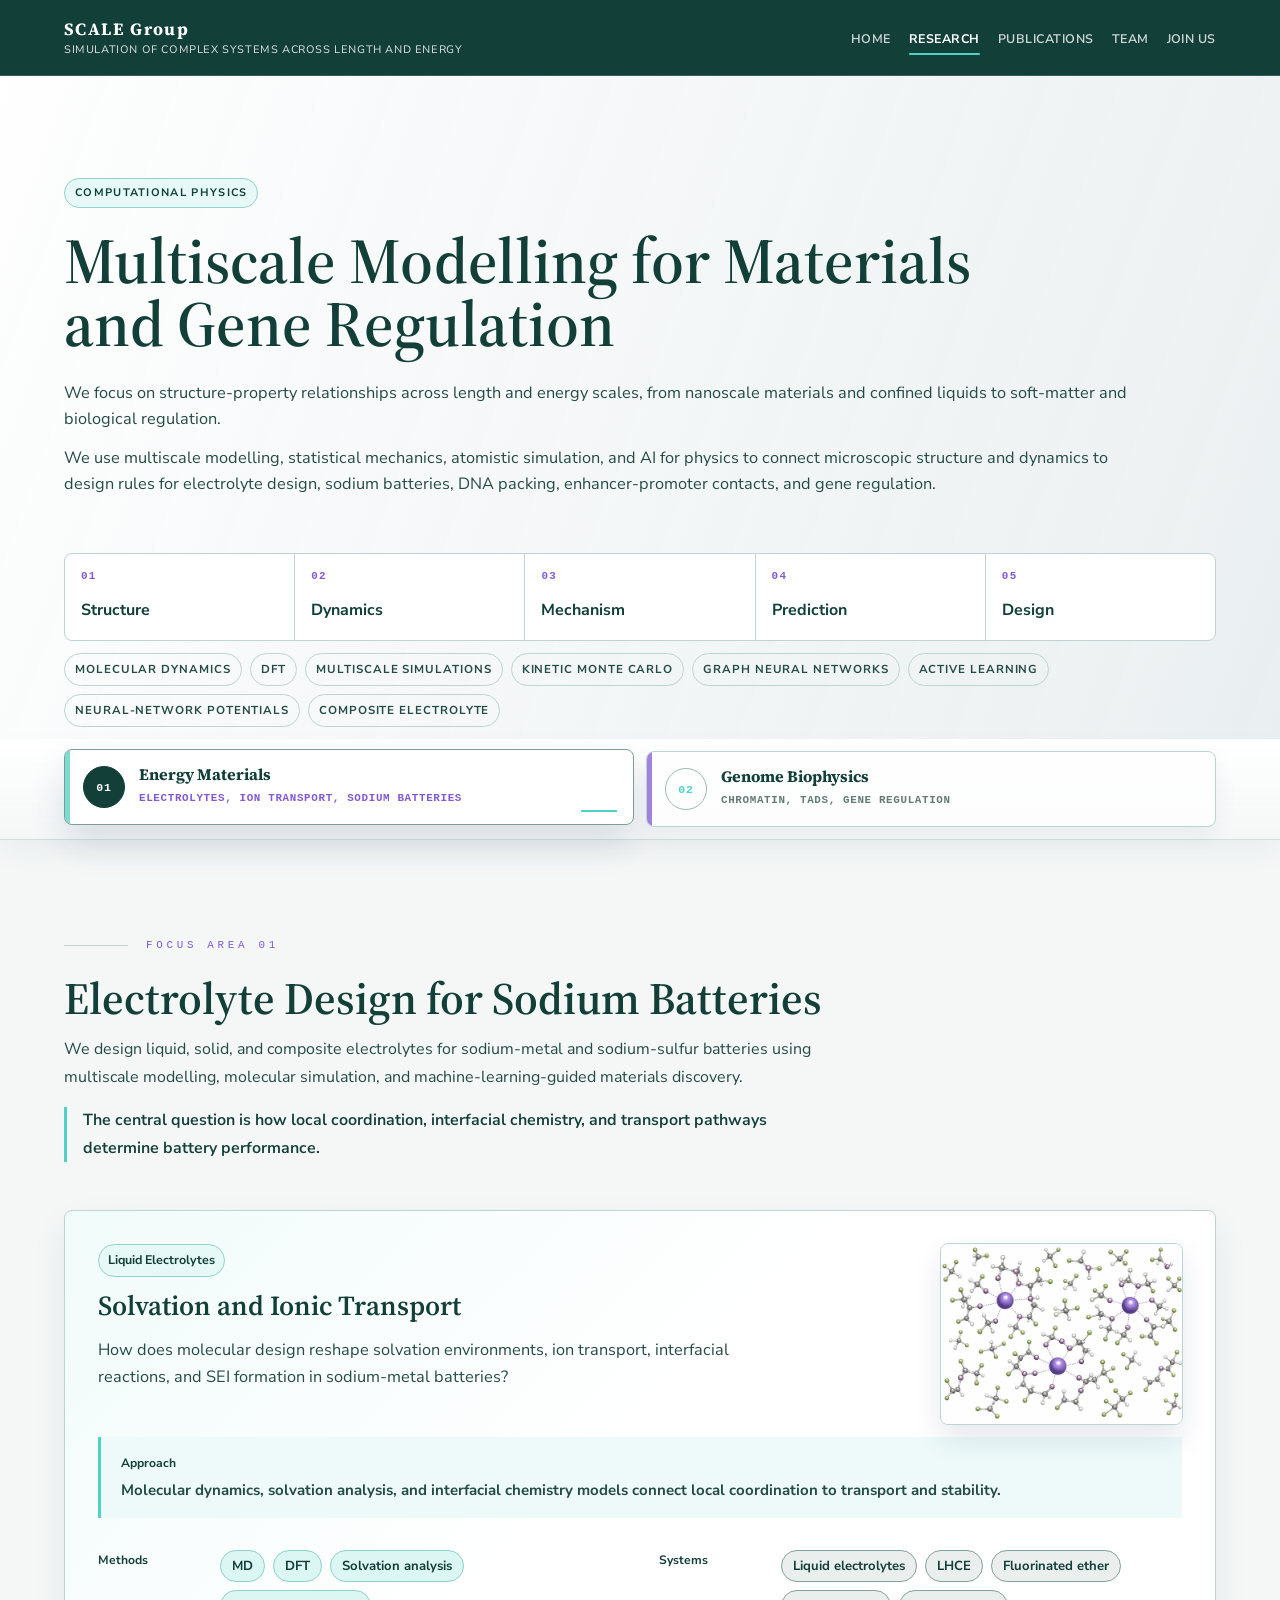
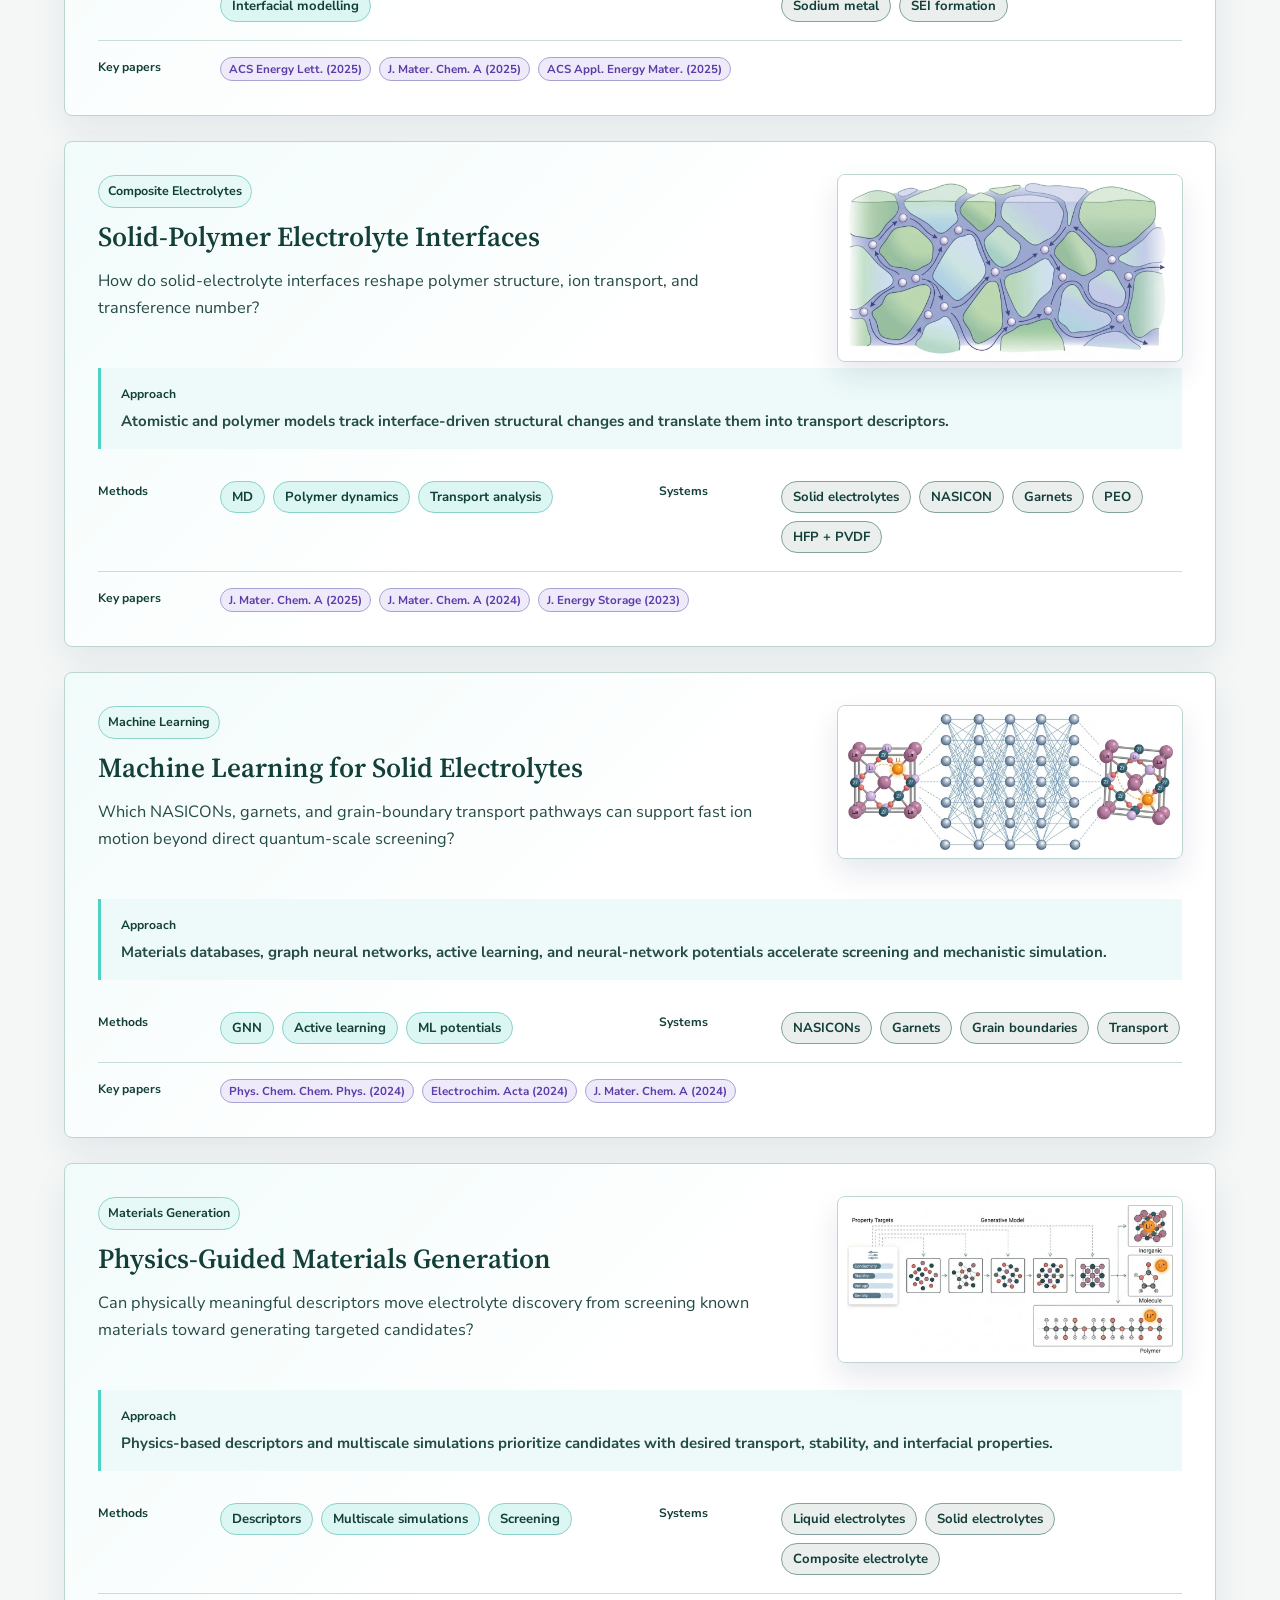
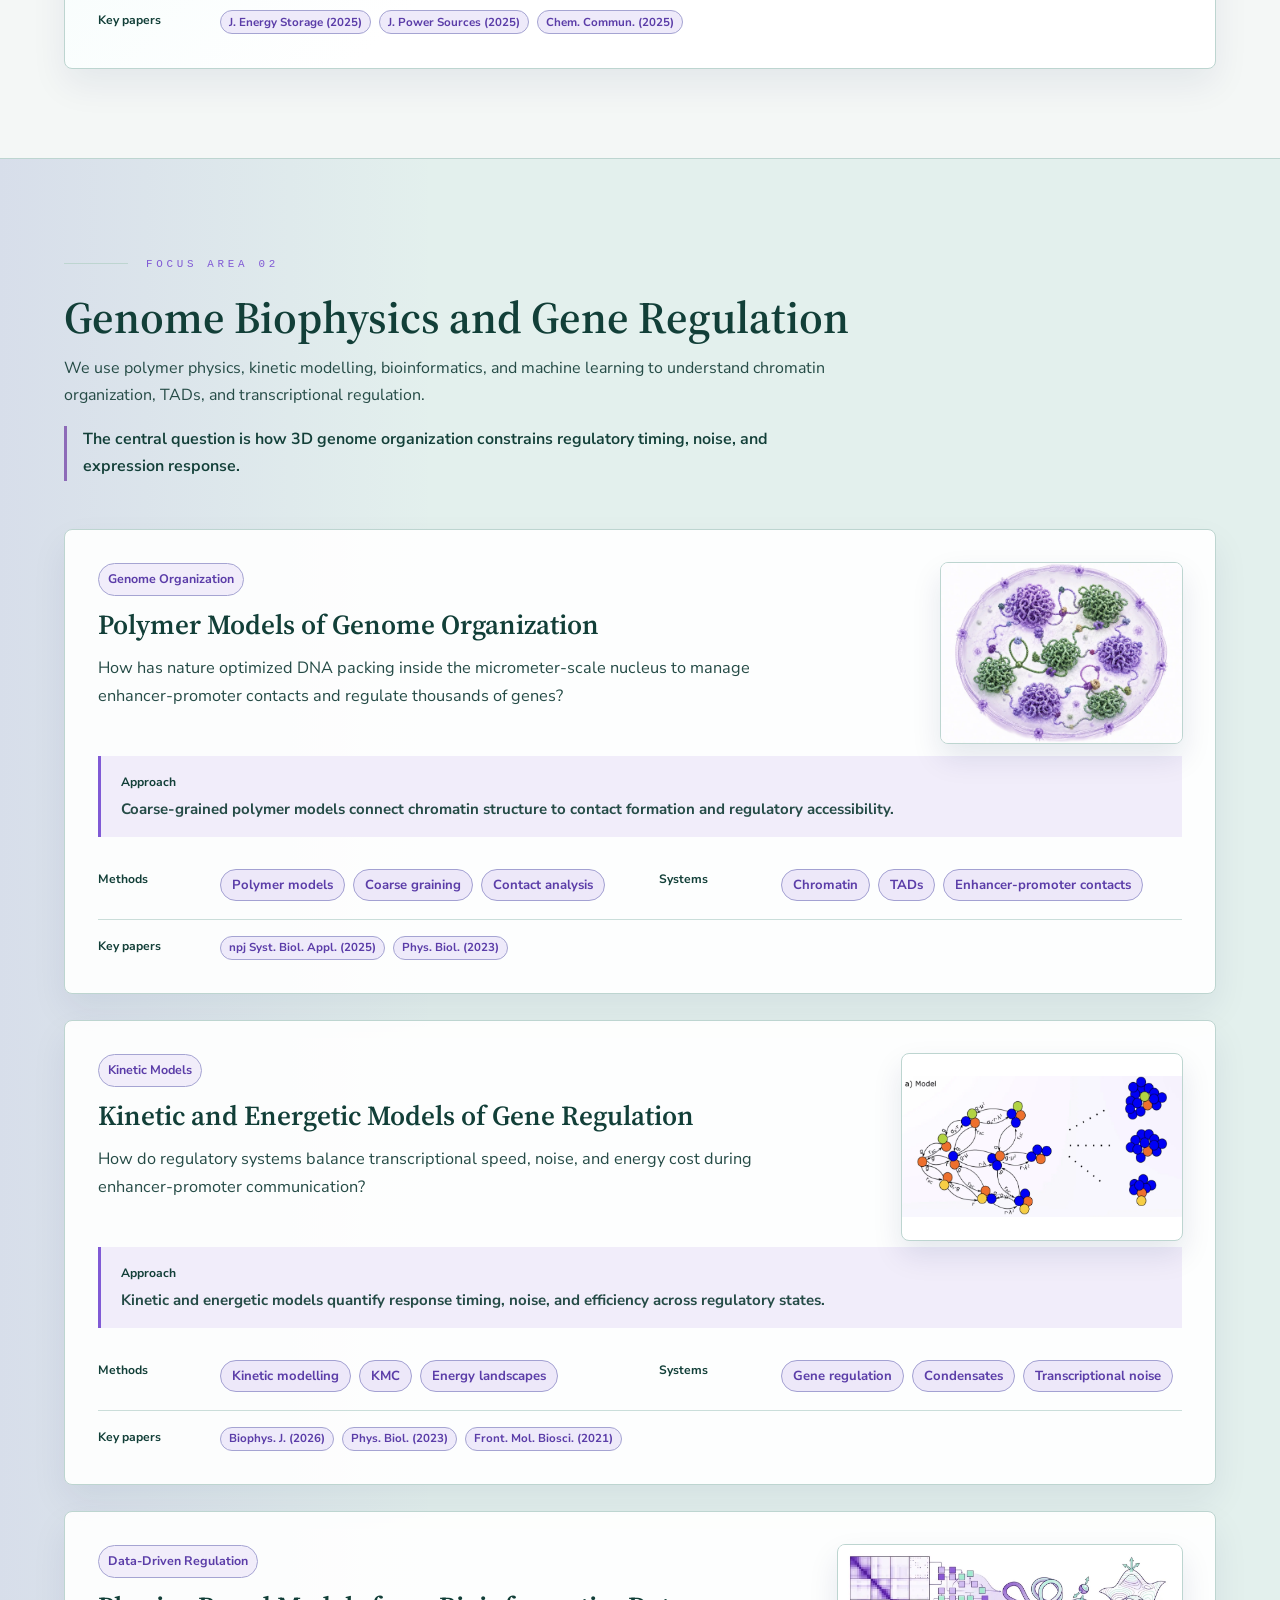
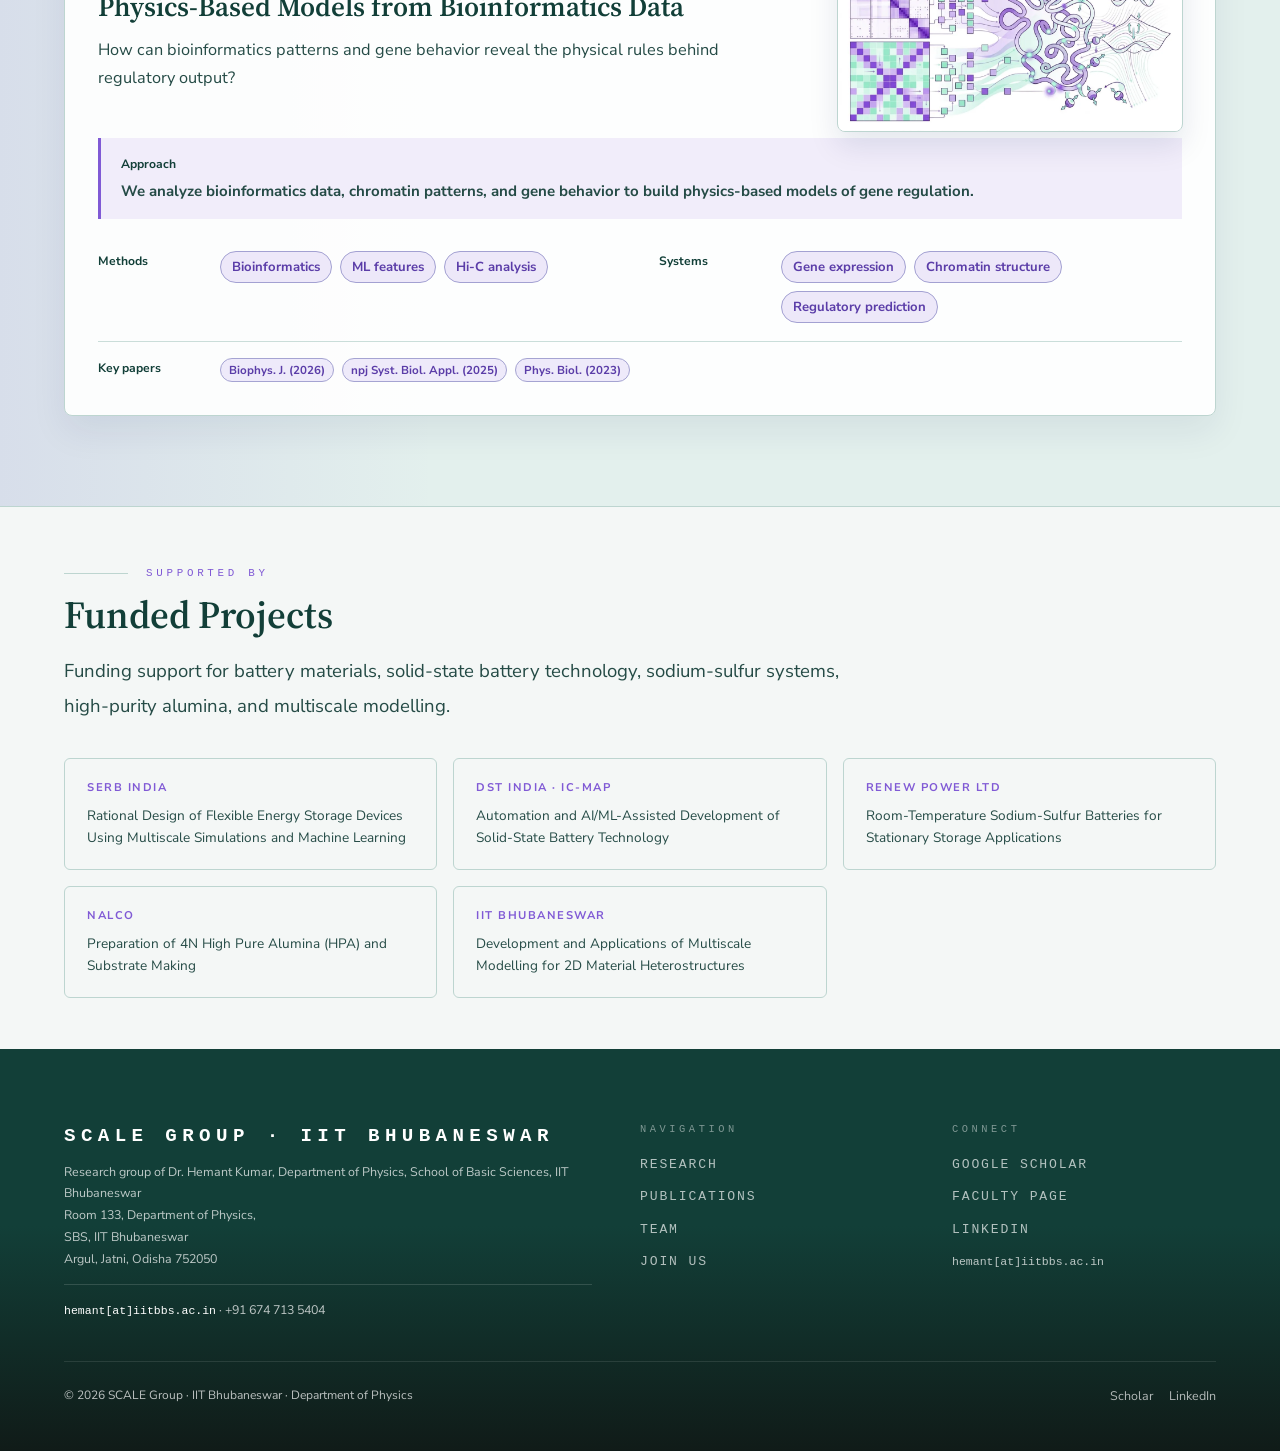
<file: research.html>
<!DOCTYPE html>
<html lang="en" data-theme="biopolymer-helix">
<head>
  <meta charset="UTF-8">
  <meta name="viewport" content="width=device-width, initial-scale=1.0">
  <title>Research | SCALE Group, Dr. Hemant Kumar, IIT Bhubaneswar</title>
  <meta name="description" content="Research in Dr. Hemant Kumar's SCALE Group at IIT Bhubaneswar connects molecular simulation, AI for materials, and statistical physics to sodium-metal batteries, sodium-sulfur batteries, solid electrolytes, electrolyte design, genome biophysics, and gene regulation.">
  <meta name="keywords" content="Dr. Hemant Kumar research, Hemant Kumar IITBBS, SCALE Group research, IIT Bhubaneswar computational physics, AI for materials, AI for physics, physics of AI, machine learning materials design, graph neural networks materials, neural-network potentials, active learning, molecular dynamics, sodium-ion batteries, sodium-sulfur batteries, sodium-metal batteries, solid electrolytes, all-solid-state batteries, electrolyte design, battery material design, next-generation batteries, battery materials, NASICONs, garnets, gene regulation, genome biophysics, chromatin structure, enhancer-promoter contacts, bioinformatics data, computational physics">
  <meta name="author" content="Dr. Hemant Kumar, SCALE Group, IIT Bhubaneswar">
  <meta name="robots" content="index, follow">
  <meta name="googlebot" content="index, follow, max-image-preview:large">
  <meta name="theme-color" content="#123F38">
  <meta property="og:type" content="website">
  <meta property="og:site_name" content="The SCALE Group">
  <meta property="og:locale" content="en_IN">
  <meta property="og:title" content="Research | SCALE Group, Dr. Hemant Kumar, IIT Bhubaneswar">
  <meta property="og:description" content="Research in Dr. Hemant Kumar's SCALE Group at IIT Bhubaneswar connects molecular simulation, AI for materials, and statistical physics to sodium-metal batteries, sodium-sulfur batteries, solid electrolytes, electrolyte design, genome biophysics, and gene regulation.">
  <meta property="og:image" content="https://thescale-group.github.io/assets/images/homepage_hero.webp">
  <meta property="og:image:alt" content="SCALE Group computational research illustration">
  <meta property="og:url" content="https://thescale-group.github.io/research.html">
  <meta name="twitter:card" content="summary_large_image">
  <meta name="twitter:title" content="Research | SCALE Group, Dr. Hemant Kumar, IIT Bhubaneswar">
  <meta name="twitter:description" content="Research in Dr. Hemant Kumar's SCALE Group at IIT Bhubaneswar connects molecular simulation, AI for materials, and statistical physics to sodium-metal batteries, sodium-sulfur batteries, solid electrolytes, electrolyte design, genome biophysics, and gene regulation.">
  <meta name="twitter:image" content="https://thescale-group.github.io/assets/images/homepage_hero.webp">
  <link rel="canonical" href="https://thescale-group.github.io/research.html">
  <link rel="preload" href="assets/fonts/nunito-sans-latin-300-700.woff2" as="font" type="font/woff2" crossorigin>
  <link rel="preload" href="assets/fonts/source-serif-4-latin-300-700.woff2" as="font" type="font/woff2" crossorigin>
  <script id="theme-bootstrap">{const d='biopolymer-helix',k='scale-theme-v2',p=new URLSearchParams(location.search),q=p.get('theme');let t=q;try{if(q&&q!=='default'&&q!=='reset')localStorage.setItem(k,q);if(q==='default'||q==='reset'){localStorage.removeItem('scale-theme');localStorage.removeItem(k);t=d;}if(!t)t=localStorage.getItem(k)||d;}catch(e){if(!t||t==='default'||t==='reset')t=d;}if(t&&t!=='default'&&t!=='reset')document.documentElement.dataset.theme=t;}</script>
  <link rel="stylesheet" href="scale.css?v=20260817-img1">
<script type="application/ld+json" id="page-jsonld">
{
  "@context": "https://schema.org",
  "@graph": [
    {
      "@type": "WebSite",
      "@id": "https://thescale-group.github.io/#website",
      "name": "The SCALE Group",
      "alternateName": [
        "Simulation of Complex Systems Across Length and Energy Group",
        "SCALE Group",
        "The SCALE Group",
        "SCALE IITBBS",
        "Hemant Kumar Lab",
        "Hemant Kumar Research Group",
        "Dr. Hemant Kumar IIT Bhubaneswar"
      ],
      "url": "https://thescale-group.github.io/",
      "publisher": {
        "@id": "https://thescale-group.github.io/#organization"
      },
      "inLanguage": "en-IN"
    },
    {
      "@type": "ResearchOrganization",
      "@id": "https://thescale-group.github.io/#organization",
      "name": "The SCALE Group, IIT Bhubaneswar",
      "alternateName": [
        "Simulation of Complex Systems Across Length and Energy Group",
        "SCALE Group",
        "The SCALE Group",
        "SCALE IITBBS",
        "Hemant Kumar Lab",
        "Hemant Kumar Research Group",
        "Dr. Hemant Kumar IIT Bhubaneswar"
      ],
      "url": "https://thescale-group.github.io/",
      "image": "https://thescale-group.github.io/assets/images/homepage_hero.webp",
      "description": "Research in Dr. Hemant Kumar's SCALE Group at IIT Bhubaneswar connects molecular simulation, AI for materials, and statistical physics to sodium-metal batteries, sodium-sulfur batteries, solid electrolytes, electrolyte design, genome biophysics, and gene regulation.",
      "parentOrganization": {
        "@type": "CollegeOrUniversity",
        "name": "Indian Institute of Technology Bhubaneswar"
      },
      "department": {
        "@type": "Organization",
        "name": "Department of Physics, School of Basic Sciences"
      },
      "address": {
        "@type": "PostalAddress",
        "streetAddress": "Room 133, Department of Physics,",
        "addressLocality": "Argul, Jatni",
        "addressRegion": "Odisha",
        "postalCode": "752050",
        "addressCountry": "IN"
      },
      "sameAs": [
        "https://scholar.google.com/citations?user=oaTIUtkAAAAJ&hl=en",
        "https://sbs.iitbbs.ac.in/index.php/hemantkumar/",
        "https://www.linkedin.com/in/hemant-kumar-b3969862"
      ],
      "founder": {
        "@id": "https://thescale-group.github.io/#hemant-kumar"
      },
      "knowsAbout": [
        "Molecular dynamics",
        "Multiscale modelling",
        "Soft matter physics",
        "Battery electrolytes",
        "Ionic transport",
        "Solid electrolytes",
        "AI for materials",
        "AI for physics",
        "Physics of AI",
        "Materials modelling",
        "Materials design",
        "Battery materials",
        "Battery material design",
        "Electrolyte design",
        "Sodium-ion batteries",
        "Sodium-sulfur batteries",
        "All-solid-state batteries",
        "Next-generation batteries",
        "Active learning",
        "Graph neural networks",
        "Graph neural networks for materials",
        "Machine learning potentials",
        "Neural-network potentials",
        "Kinetic Monte Carlo",
        "Gene regulation modelling",
        "Genome biophysics",
        "Chromatin structure",
        "Polymer models of DNA",
        "Nanoscale interfaces",
        "Two-dimensional materials",
        "MXenes",
        "Confined water"
      ]
    },
    {
      "@type": "WebPage",
      "@id": "https://thescale-group.github.io/research.html#webpage",
      "url": "https://thescale-group.github.io/research.html",
      "name": "Research | SCALE Group, Dr. Hemant Kumar, IIT Bhubaneswar",
      "description": "Research in Dr. Hemant Kumar's SCALE Group at IIT Bhubaneswar connects molecular simulation, AI for materials, and statistical physics to sodium-metal batteries, sodium-sulfur batteries, solid electrolytes, electrolyte design, genome biophysics, and gene regulation.",
      "isPartOf": {
        "@id": "https://thescale-group.github.io/#website"
      },
      "about": {
        "@id": "https://thescale-group.github.io/#organization"
      },
      "keywords": "Dr. Hemant Kumar research, Hemant Kumar IITBBS, SCALE Group research, IIT Bhubaneswar computational physics, AI for materials, AI for physics, physics of AI, machine learning materials design, graph neural networks materials, neural-network potentials, active learning, molecular dynamics, sodium-ion batteries, sodium-sulfur batteries, sodium-metal batteries, solid electrolytes, all-solid-state batteries, electrolyte design, battery material design, next-generation batteries, battery materials, NASICONs, garnets, gene regulation, genome biophysics, chromatin structure, enhancer-promoter contacts, bioinformatics data, computational physics",
      "inLanguage": "en-IN"
    },
    {
      "@type": "BreadcrumbList",
      "@id": "https://thescale-group.github.io/research.html#breadcrumb",
      "itemListElement": [
        {
          "@type": "ListItem",
          "position": 1,
          "name": "Home",
          "item": "https://thescale-group.github.io/"
        },
        {
          "@type": "ListItem",
          "position": 2,
          "name": "Research",
          "item": "https://thescale-group.github.io/research.html"
        }
      ]
    }
  ]
}
</script>
</head>
<body>

<header class="site-header">
  <div class="nav-container">
    <a href="index.html" class="nav-logo"><strong>SCALE Group</strong><span>Simulation of Complex Systems Across Length and Energy</span></a>
    <button class="nav-toggle" type="button" aria-expanded="false" aria-controls="primary-navigation">
      <span class="nav-toggle-line"></span>
      <span class="nav-toggle-line"></span>
      <span class="nav-toggle-line"></span>
      <span class="nav-toggle-label">Menu</span>
    </button>
    <ul class="nav-links" id="primary-navigation">
      <li><a href="index.html">Home</a></li>
      <li><a href="research.html" class="active">Research</a></li>
      <li class="has-submenu"><a href="publications.html">Publications</a>
        <ul class="nav-submenu" aria-label="Publications sections">
          <li><a href="publications.html">All Papers</a></li>
          <li><a href="publications.html?topic=electrodes">Electrodes</a></li>
          <li><a href="publications.html?topic=liquid-electrolyte">Liquid Electrolyte</a></li>
          <li><a href="publications.html?topic=solid-electrolyte">Solid Electrolyte</a></li>
          <li><a href="publications.html?topic=gene-regulation">Gene Regulation</a></li>
          <li><a href="publications.html?topic=nanoscale-physics">Nanoscale Physics</a></li>
        </ul></li>
      <li><a href="team.html">Team</a></li>
      <li><a href="joinus.html">Join Us</a></li>
    </ul>
  </div>
</header>

<div class="research-hero">
  <div class="container">
    <div class="research-hero-grid">
      <div class="hero-content">
        <span class="badge">Computational Physics</span>
        <h1><span>Multiscale Modelling for Materials</span><span>and Gene Regulation</span></h1>
        <p class="lead">We focus on structure-property relationships across length and energy scales, from nanoscale materials and confined liquids to soft-matter and biological regulation.</p>
        <p class="lead">We use multiscale modelling, statistical mechanics, atomistic simulation, and AI for physics to connect microscopic structure and dynamics to design rules for electrolyte design, sodium batteries, DNA packing, enhancer-promoter contacts, and gene regulation.</p>
      </div>
      <div class="research-logic research-orientation">
        <div class="logic-grid" aria-label="Research logic from structure to design">
          <div class="logic-step"><span>01</span><strong>Structure</strong></div>
          <div class="logic-step"><span>02</span><strong>Dynamics</strong></div>
          <div class="logic-step"><span>03</span><strong>Mechanism</strong></div>
          <div class="logic-step"><span>04</span><strong>Prediction</strong></div>
          <div class="logic-step"><span>05</span><strong>Design</strong></div>
        </div>
        <div class="technique-strip" aria-label="Techniques">
          <span>Molecular dynamics</span>
          <span>DFT</span>
          <span>Multiscale simulations</span>
          <span>Kinetic Monte Carlo</span>
          <span>Graph neural networks</span>
          <span>Active learning</span>
          <span>Neural-network potentials</span>
          <span>Composite electrolyte</span>
        </div>
      </div>
    </div>
  </div>
</div>

<main>

  <div class="thrust-nav-shell">
    <div class="thrust-nav container" aria-label="Research thrusts">
      <a href="#energy" class="thrust-link active" data-thrust="energy">
        <span class="thrust-link-index">01</span>
        <span class="thrust-link-title">Energy Materials</span>
        <span class="thrust-link-desc">Electrolytes, ion transport, sodium batteries</span>
      </a>
      <a href="#biophysics" class="thrust-link" data-thrust="biophysics">
        <span class="thrust-link-index">02</span>
        <span class="thrust-link-title">Genome Biophysics</span>
        <span class="thrust-link-desc">Chromatin, TADs, gene regulation</span>
      </a>
    </div>
  </div>

  <section id="energy" class="thrust-section">
    <div class="container">
      <div class="thrust-header">
        <span class="section-label">Focus Area 01</span>
        <h2>Electrolyte Design for Sodium Batteries</h2>
        <p>We design liquid, solid, and composite electrolytes for sodium-metal and sodium-sulfur batteries using multiscale modelling, molecular simulation, and machine-learning-guided materials discovery.</p>
        <p class="thrust-significance">The central question is how local coordination, interfacial chemistry, and transport pathways determine battery performance.</p>
      </div>

      <div class="projects-grid">
        <article class="project-card" id="solvation-ionic-transport">
          <div class="project-visual">
            <img src="assets/images/E1.webp" alt="Solvation shell and ion transport illustration" width="1200" height="900" loading="lazy" decoding="async">
          </div>
          <div class="project-info">
            <div class="project-category">Liquid Electrolytes</div>
            <h3>Solvation and Ionic Transport</h3>
            <p>How does molecular design reshape solvation environments, ion transport, interfacial reactions, and SEI formation in sodium-metal batteries?</p>
            <div class="project-story"><span>Approach</span><strong>Molecular dynamics, solvation analysis, and interfacial chemistry models connect local coordination to transport and stability.</strong></div>
            <div class="tag-row method-row"><span>Methods</span><div><em>MD</em><em>DFT</em><em>Solvation analysis</em><em>Interfacial modelling</em></div></div>
            <div class="tag-row system-row"><span>Systems</span><div><em>Liquid electrolytes</em><em>LHCE</em><em>Fluorinated ether</em><em>Sodium metal</em><em>SEI formation</em></div></div>
            <div class="tag-row paper-row"><span>Key papers</span><div class="project-pubs">
              <a href="https://doi.org/10.1021/acsenergylett.5c03388" target="_blank" rel="noopener">ACS Energy Lett. (2025)</a>
              <a href="https://doi.org/10.1039/d5ta04224k" target="_blank" rel="noopener">J. Mater. Chem. A (2025)</a>
              <a href="https://doi.org/10.1021/acsaem.5c00893" target="_blank" rel="noopener">ACS Appl. Energy Mater. (2025)</a>
            </div></div>
          </div>
        </article>

        <article class="project-card" id="composite-electrolytes">
          <div class="project-visual">
            <img src="assets/images/E2.webp" alt="Solid and polymer electrolyte illustration" width="1200" height="654" loading="lazy" decoding="async">
          </div>
          <div class="project-info">
            <div class="project-category">Composite Electrolytes</div>
            <h3>Solid-Polymer Electrolyte Interfaces</h3>
            <p>How do solid-electrolyte interfaces reshape polymer structure, ion transport, and transference number?</p>
            <div class="project-story"><span>Approach</span><strong>Atomistic and polymer models track interface-driven structural changes and translate them into transport descriptors.</strong></div>
            <div class="tag-row method-row"><span>Methods</span><div><em>MD</em><em>Polymer dynamics</em><em>Transport analysis</em></div></div>
            <div class="tag-row system-row"><span>Systems</span><div><em>Solid electrolytes</em><em>NASICON</em><em>Garnets</em><em>PEO</em><em>HFP + PVDF</em></div></div>
            <div class="tag-row paper-row"><span>Key papers</span><div class="project-pubs">
              <a href="https://doi.org/10.1039/d4ta08118h" target="_blank" rel="noopener">J. Mater. Chem. A (2025)</a>
              <a href="https://doi.org/10.1039/d4ta05581k" target="_blank" rel="noopener">J. Mater. Chem. A (2024)</a>
              <a href="https://doi.org/10.1016/j.est.2023.108132" target="_blank" rel="noopener">J. Energy Storage (2023)</a>
            </div></div>
          </div>
        </article>

        <article class="project-card" id="solid-electrolyte">
          <div class="project-visual">
            <img src="assets/images/LLZO_NN_MLIP_web-2.webp" alt="Machine learning for solid electrolytes illustration" width="1200" height="536" loading="lazy" decoding="async">
          </div>
          <div class="project-info">
            <div class="project-category">Machine Learning</div>
            <h3>Machine Learning for Solid Electrolytes</h3>
            <p>Which NASICONs, garnets, and grain-boundary transport pathways can support fast ion motion beyond direct quantum-scale screening?</p>
            <div class="project-story"><span>Approach</span><strong>Materials databases, graph neural networks, active learning, and neural-network potentials accelerate screening and mechanistic simulation.</strong></div>
            <div class="tag-row method-row"><span>Methods</span><div><em>GNN</em><em>Active learning</em><em>ML potentials</em></div></div>
            <div class="tag-row system-row"><span>Systems</span><div><em>NASICONs</em><em>Garnets</em><em>Grain boundaries</em><em>Transport</em></div></div>
            <div class="tag-row paper-row"><span>Key papers</span><div class="project-pubs">
              <a href="https://doi.org/10.1039/d4cp04043k" target="_blank" rel="noopener">Phys. Chem. Chem. Phys. (2024)</a>
              <a href="https://doi.org/10.1016/j.electacta.2024.145212" target="_blank" rel="noopener">Electrochim. Acta (2024)</a>
              <a href="https://doi.org/10.1039/d4ta03187c" target="_blank" rel="noopener">J. Mater. Chem. A (2024)</a>
            </div></div>
          </div>
        </article>

        <article class="project-card" id="electrodes">
          <div class="project-visual">
            <img src="assets/images/materials_generation_web.webp" alt="Physics-guided materials generation illustration" width="1200" height="580" loading="lazy" decoding="async">
          </div>
          <div class="project-info">
            <div class="project-category">Materials Generation</div>
            <h3>Physics-Guided Materials Generation</h3>
            <p>Can physically meaningful descriptors move electrolyte discovery from screening known materials toward generating targeted candidates?</p>
            <div class="project-story"><span>Approach</span><strong>Physics-based descriptors and multiscale simulations prioritize candidates with desired transport, stability, and interfacial properties.</strong></div>
            <div class="tag-row method-row"><span>Methods</span><div><em>Descriptors</em><em>Multiscale simulations</em><em>Screening</em></div></div>
            <div class="tag-row system-row"><span>Systems</span><div><em>Liquid electrolytes</em><em>Solid electrolytes</em><em>Composite electrolyte</em></div></div>
            <div class="tag-row paper-row"><span>Key papers</span><div class="project-pubs">
              <a href="https://doi.org/10.1016/j.est.2025.118594" target="_blank" rel="noopener">J. Energy Storage (2025)</a>
              <a href="https://doi.org/10.1016/j.jpowsour.2025.238537" target="_blank" rel="noopener">J. Power Sources (2025)</a>
              <a href="https://doi.org/10.1039/d5cc03102h" target="_blank" rel="noopener">Chem. Commun. (2025)</a>
            </div></div>
          </div>
        </article>
      </div>
    </div>
  </section>

  <section id="biophysics" class="thrust-section thrust-alt">
    <div class="container">
      <div class="thrust-header">
        <span class="section-label">Focus Area 02</span>
        <h2>Genome Biophysics and Gene Regulation</h2>
        <p>We use polymer physics, kinetic modelling, bioinformatics, and machine learning to understand chromatin organization, TADs, and transcriptional regulation.</p>
        <p class="thrust-significance">The central question is how 3D genome organization constrains regulatory timing, noise, and expression response.</p>
      </div>

      <div class="projects-grid">
        <article class="project-card" id="genome-organization">
          <div class="project-visual">
            <img src="assets/images/G1.webp" alt="Polymer model of genome organization" width="1200" height="900" loading="lazy" decoding="async">
          </div>
          <div class="project-info">
            <div class="project-category">Genome Organization</div>
            <h3>Polymer Models of Genome Organization</h3>
            <p>How has nature optimized DNA packing inside the micrometer-scale nucleus to manage enhancer-promoter contacts and regulate thousands of genes?</p>
            <div class="project-story"><span>Approach</span><strong>Coarse-grained polymer models connect chromatin structure to contact formation and regulatory accessibility.</strong></div>
            <div class="tag-row method-row"><span>Methods</span><div><em>Polymer models</em><em>Coarse graining</em><em>Contact analysis</em></div></div>
            <div class="tag-row system-row"><span>Systems</span><div><em>Chromatin</em><em>TADs</em><em>Enhancer-promoter contacts</em></div></div>
            <div class="tag-row paper-row"><span>Key papers</span><div class="project-pubs">
              <a href="https://doi.org/10.1038/s41540-025-00510-4" target="_blank" rel="noopener">npj Syst. Biol. Appl. (2025)</a>
              <a href="https://doi.org/10.1088/1478-3975/ace8e5" target="_blank" rel="noopener">Phys. Biol. (2023)</a>
            </div></div>
          </div>
        </article>

        <article class="project-card" id="gene-regulation-kinetics">
          <div class="project-visual">
            <img src="assets/images/G3.webp" alt="Kinetic modelling illustration" width="1646" height="832" loading="lazy" decoding="async">
          </div>
          <div class="project-info">
            <div class="project-category">Kinetic Models</div>
            <h3>Kinetic and Energetic Models of Gene Regulation</h3>
            <p>How do regulatory systems balance transcriptional speed, noise, and energy cost during enhancer-promoter communication?</p>
            <div class="project-story"><span>Approach</span><strong>Kinetic and energetic models quantify response timing, noise, and efficiency across regulatory states.</strong></div>
            <div class="tag-row method-row"><span>Methods</span><div><em>Kinetic modelling</em><em>KMC</em><em>Energy landscapes</em></div></div>
            <div class="tag-row system-row"><span>Systems</span><div><em>Gene regulation</em><em>Condensates</em><em>Transcriptional noise</em></div></div>
            <div class="tag-row paper-row"><span>Key papers</span><div class="project-pubs">
              <a href="https://doi.org/10.1016/j.bpj.2026.02.015" target="_blank" rel="noopener">Biophys. J. (2026)</a>
              <a href="https://doi.org/10.1088/1478-3975/ace8e5" target="_blank" rel="noopener">Phys. Biol. (2023)</a>
              <a href="https://doi.org/10.3389/fmolb.2021.688700" target="_blank" rel="noopener">Front. Mol. Biosci. (2021)</a>
            </div></div>
          </div>
        </article>

        <article class="project-card" id="regulation-ml-bioinformatics">
          <div class="project-visual">
            <img src="assets/images/G2.webp" alt="Machine learning and bioinformatics illustration" width="1200" height="654" loading="lazy" decoding="async">
          </div>
          <div class="project-info">
            <div class="project-category">Data-Driven Regulation</div>
            <h3>Physics-Based Models from Bioinformatics Data</h3>
            <p>How can bioinformatics patterns and gene behavior reveal the physical rules behind regulatory output?</p>
            <div class="project-story"><span>Approach</span><strong>We analyze bioinformatics data, chromatin patterns, and gene behavior to build physics-based models of gene regulation.</strong></div>
            <div class="tag-row method-row"><span>Methods</span><div><em>Bioinformatics</em><em>ML features</em><em>Hi-C analysis</em></div></div>
            <div class="tag-row system-row"><span>Systems</span><div><em>Gene expression</em><em>Chromatin structure</em><em>Regulatory prediction</em></div></div>
            <div class="tag-row paper-row"><span>Key papers</span><div class="project-pubs">
              <a href="https://doi.org/10.1016/j.bpj.2026.02.015" target="_blank" rel="noopener">Biophys. J. (2026)</a>
              <a href="https://doi.org/10.1038/s41540-025-00510-4" target="_blank" rel="noopener">npj Syst. Biol. Appl. (2025)</a>
              <a href="https://doi.org/10.1088/1478-3975/ace8e5" target="_blank" rel="noopener">Phys. Biol. (2023)</a>
            </div></div>
          </div>
        </article>
      </div>
    </div>
  </section>

  <section class="section">
    <div class="container">
      <div class="section-header">
        <span class="section-label">Supported By</span>
        <h2 class="section-title">Funded Projects</h2>
        <p class="section-subtitle">Funding support for battery materials, solid-state battery technology, sodium-sulfur systems, high-purity alumina, and multiscale modelling.</p>
      </div>
      <div class="funding-grid">
        <div class="funding-card">
          <div class="funding-agency">SERB India</div>
          <div class="funding-title">Rational Design of Flexible Energy Storage Devices Using Multiscale Simulations and Machine Learning</div>
        </div>
        <div class="funding-card">
          <div class="funding-agency">DST India · IC-MAP</div>
          <div class="funding-title">Automation and AI/ML-Assisted Development of Solid-State Battery Technology</div>
        </div>
        <div class="funding-card">
          <div class="funding-agency">ReNew Power Ltd</div>
          <div class="funding-title">Room-Temperature Sodium-Sulfur Batteries for Stationary Storage Applications</div>
        </div>
        <div class="funding-card">
          <div class="funding-agency">NALCO</div>
          <div class="funding-title">Preparation of 4N High Pure Alumina (HPA) and Substrate Making</div>
        </div>
        <div class="funding-card">
          <div class="funding-agency">IIT Bhubaneswar</div>
          <div class="funding-title">Development and Applications of Multiscale Modelling for 2D Material Heterostructures</div>
        </div>
      </div>
    </div>
  </section>

</main>

<footer class="site-footer">
  <div class="container">
    <div class="footer-inner" id="contact">
      <div>
        <div class="footer-logo">SCALE Group · IIT Bhubaneswar</div>
        <div class="footer-tagline">Research group of Dr. Hemant Kumar, Department of Physics, School of Basic Sciences, IIT Bhubaneswar<br>Room 133, Department of Physics,<br>SBS, IIT Bhubaneswar<br>Argul, Jatni, Odisha 752050</div>
        <div class="footer-contact">
          <div><span class="contact-obfuscated">hemant[at]iitbbs.ac.in</span> · +91 674 713 5404</div>
        </div>
      </div>
      <div>
        <div class="footer-nav-title">Navigation</div>
        <ul class="footer-nav-links"><li><a href="research.html">Research</a></li><li><a href="publications.html">Publications</a></li><li><a href="team.html">Team</a></li><li><a href="joinus.html">Join Us</a></li></ul>
      </div>
      <div>
        <div class="footer-nav-title">Connect</div>
        <ul class="footer-nav-links">
          <li><a href="https://scholar.google.com/citations?user=oaTIUtkAAAAJ&amp;hl=en" target="_blank" rel="noopener">Google Scholar</a></li>
          <li><a href="https://sbs.iitbbs.ac.in/index.php/hemantkumar/" target="_blank" rel="noopener">Faculty Page</a></li>
          <li><a href="https://www.linkedin.com/in/hemant-kumar-b3969862" target="_blank" rel="noopener">LinkedIn</a></li>
          <li><span class="contact-obfuscated">hemant[at]iitbbs.ac.in</span></li>
        </ul>
      </div>
    </div>
    <div class="footer-bottom">
      <div class="footer-text">© 2026 SCALE Group · IIT Bhubaneswar · Department of Physics</div>
      <div class="footer-socials">
        <a href="https://scholar.google.com/citations?user=oaTIUtkAAAAJ&amp;hl=en" target="_blank" rel="noopener">Scholar</a>
        <a href="https://www.linkedin.com/in/hemant-kumar-b3969862" target="_blank" rel="noopener">LinkedIn</a>
      </div>
    </div>
  </div>
</footer>

<script src="theme-switcher.js"></script>
<script>
(function () {
  var links = Array.from(document.querySelectorAll('.thrust-link'));
  var researchNavLink = document.querySelector('.site-header a[href="research.html"]');

  if (researchNavLink) {
    researchNavLink.addEventListener('click', function (event) {
      event.preventDefault();
      if (window.location.hash) {
        history.pushState(null, '', 'research.html');
      }
      window.scrollTo({ top: 0, left: 0, behavior: 'auto' });
      links.forEach(function (item) {
        item.classList.toggle('active', item.dataset.thrust === 'energy');
      });
    });
  }

  links.forEach(function (link) {
    link.addEventListener('click', function () {
      links.forEach(function (item) {
        item.classList.toggle('active', item === link);
      });
    });
  });
}());
</script>
</body>
</html>
</file>
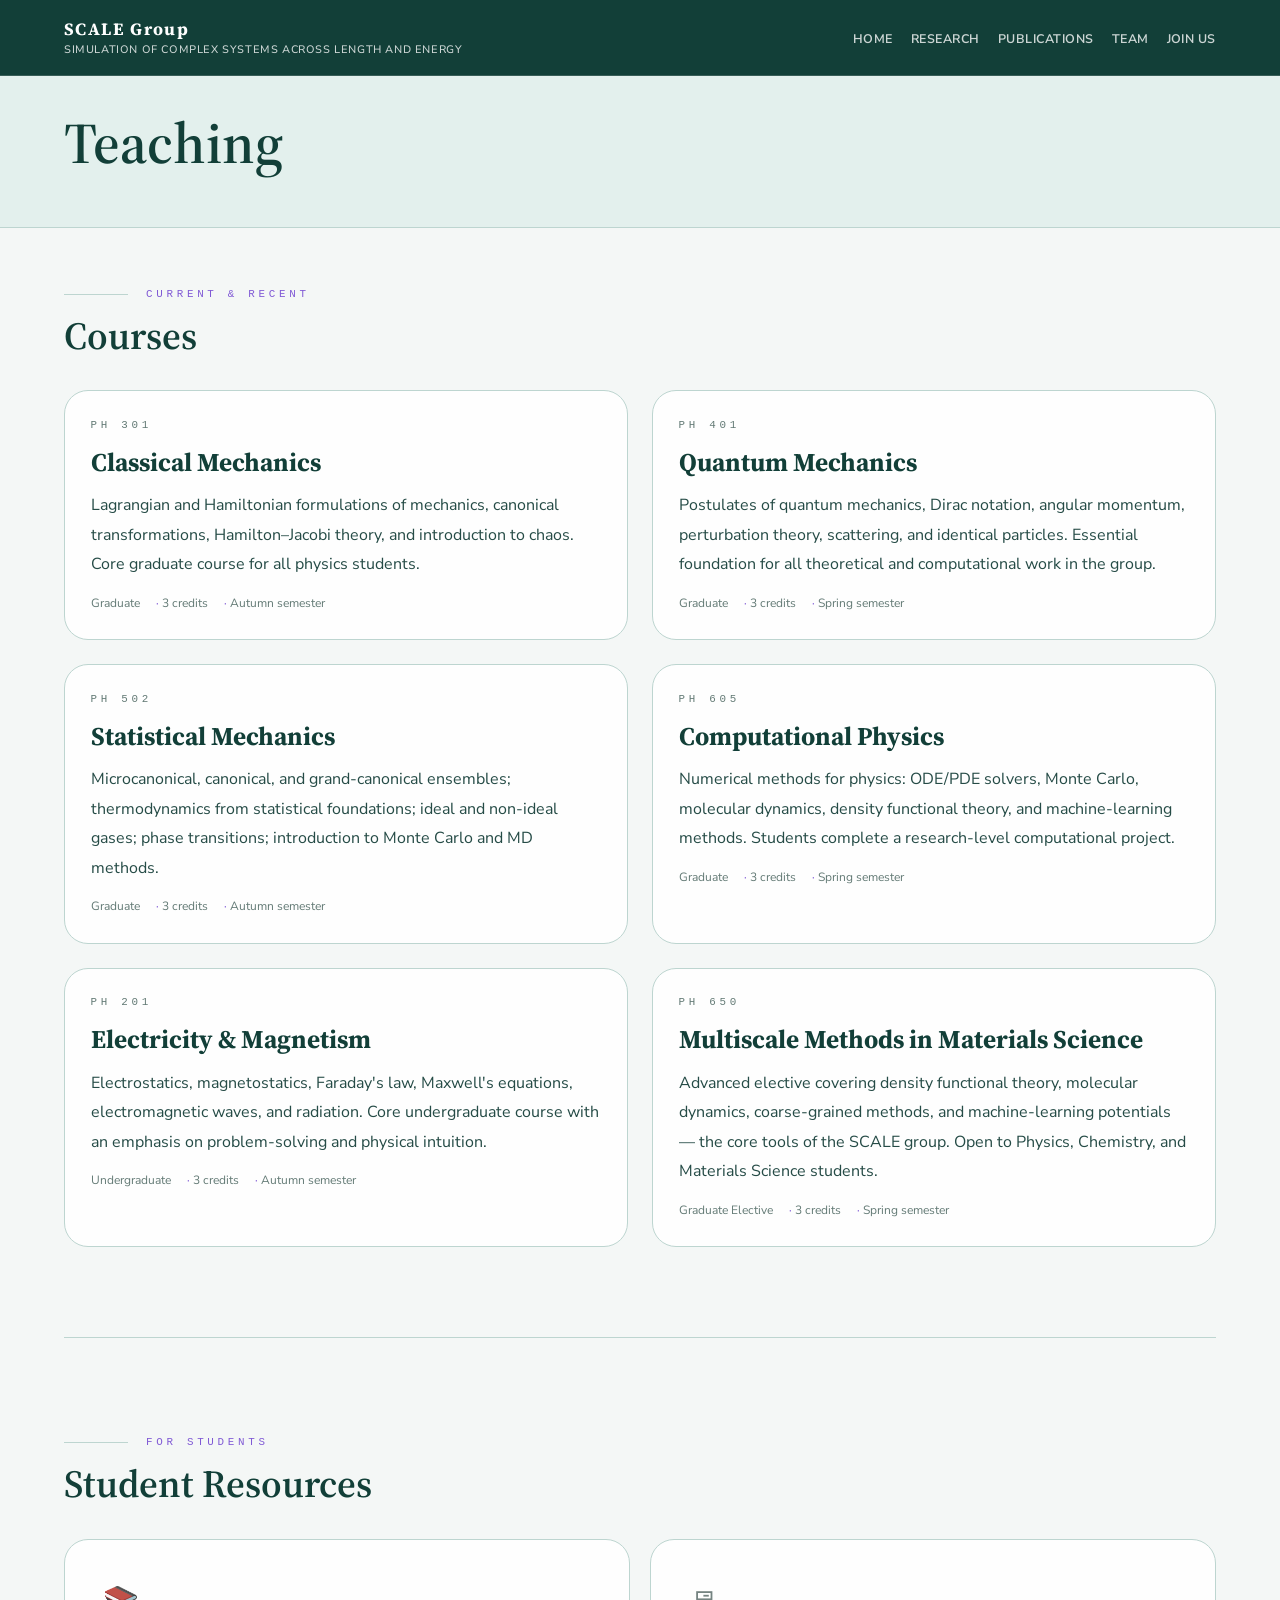
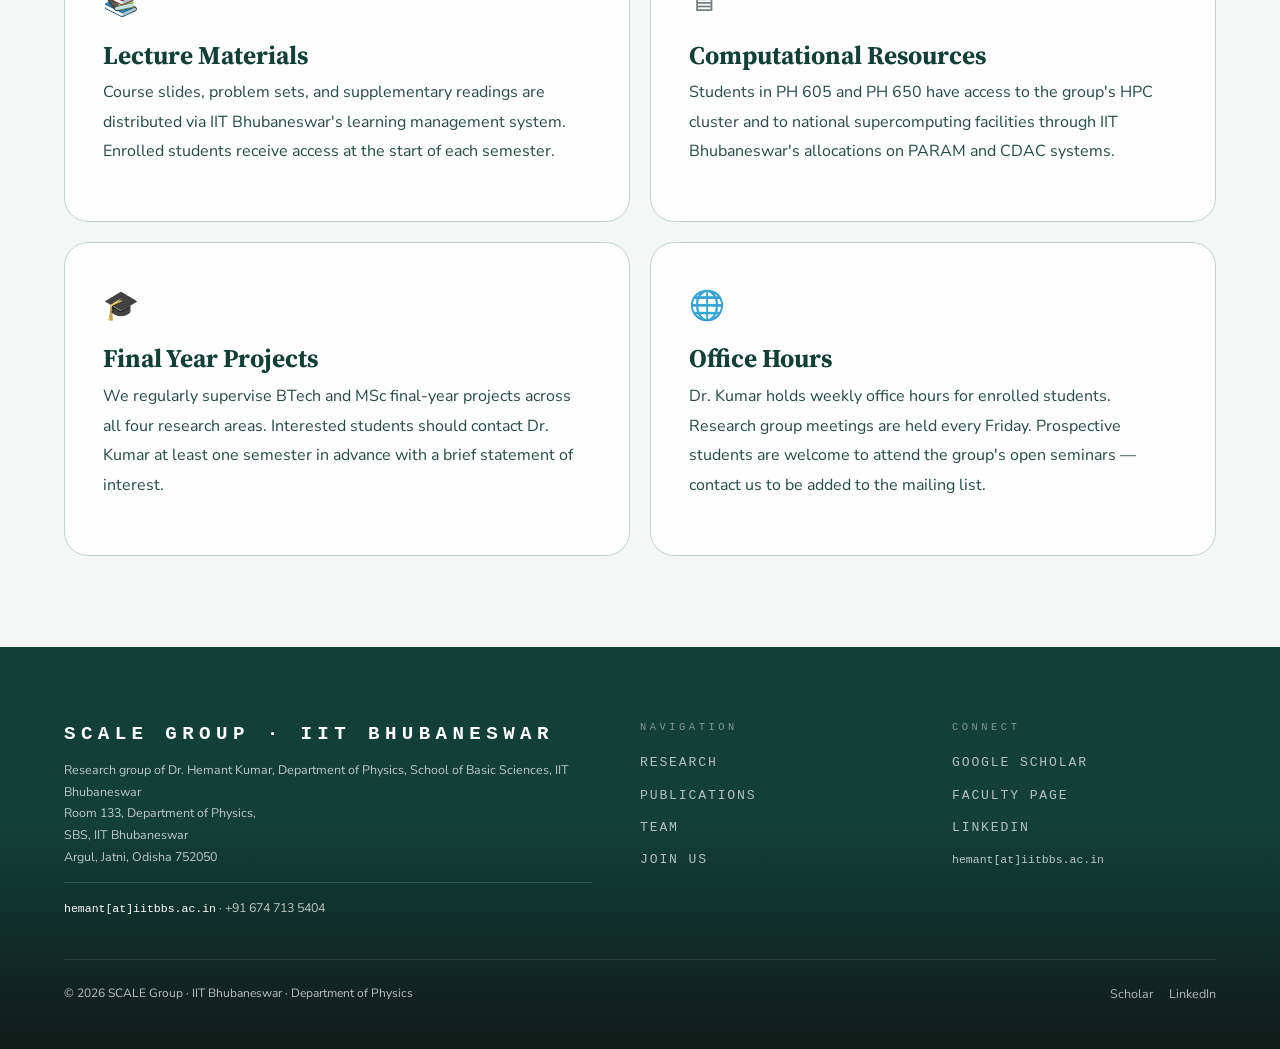
<file: teaching.html>
<!DOCTYPE html>
<html lang="en" data-theme="biopolymer-helix">
<head>
  <meta charset="UTF-8">
  <meta name="viewport" content="width=device-width, initial-scale=1.0">
  <title>Teaching | SCALE IITBBS</title>
  <meta name="description" content="Teaching activities associated with Dr. Hemant Kumar and the SCALE Group at IIT Bhubaneswar in computational physics, simulation, and materials modelling.">
  <meta name="keywords" content="IIT Bhubaneswar physics teaching, computational physics course, AI for physics teaching, molecular dynamics teaching, statistical mechanics, materials modelling">
  <meta name="author" content="Dr. Hemant Kumar, SCALE Group, IIT Bhubaneswar">
  <meta name="robots" content="noindex, follow">
  <meta name="googlebot" content="noindex, follow">
  <meta name="theme-color" content="#123F38">
  <meta property="og:type" content="website">
  <meta property="og:site_name" content="The SCALE Group">
  <meta property="og:locale" content="en_IN">
  <meta property="og:title" content="Teaching | SCALE IITBBS">
  <meta property="og:description" content="Teaching activities associated with Dr. Hemant Kumar and the SCALE Group at IIT Bhubaneswar in computational physics, simulation, and materials modelling.">
  <meta property="og:image" content="https://thescale-group.github.io/assets/images/homepage_hero.webp">
  <meta property="og:image:alt" content="SCALE Group computational research illustration">
  <meta property="og:url" content="https://thescale-group.github.io/teaching.html">
  <meta name="twitter:card" content="summary_large_image">
  <meta name="twitter:title" content="Teaching | SCALE IITBBS">
  <meta name="twitter:description" content="Teaching activities associated with Dr. Hemant Kumar and the SCALE Group at IIT Bhubaneswar in computational physics, simulation, and materials modelling.">
  <meta name="twitter:image" content="https://thescale-group.github.io/assets/images/homepage_hero.webp">
  <link rel="canonical" href="https://thescale-group.github.io/teaching.html">
  <link rel="preload" href="assets/fonts/nunito-sans-latin-300-700.woff2" as="font" type="font/woff2" crossorigin>
  <link rel="preload" href="assets/fonts/source-serif-4-latin-300-700.woff2" as="font" type="font/woff2" crossorigin>
  <script id="theme-bootstrap">{const d='biopolymer-helix',k='scale-theme-v2',p=new URLSearchParams(location.search),q=p.get('theme');let t=q;try{if(q&&q!=='default'&&q!=='reset')localStorage.setItem(k,q);if(q==='default'||q==='reset'){localStorage.removeItem('scale-theme');localStorage.removeItem(k);t=d;}if(!t)t=localStorage.getItem(k)||d;}catch(e){if(!t||t==='default'||t==='reset')t=d;}if(t&&t!=='default'&&t!=='reset')document.documentElement.dataset.theme=t;}</script>
  <link rel="stylesheet" href="scale.css?v=20260817-img1">
<script type="application/ld+json" id="page-jsonld">
{
  "@context": "https://schema.org",
  "@graph": [
    {
      "@type": "WebSite",
      "@id": "https://thescale-group.github.io/#website",
      "name": "The SCALE Group",
      "alternateName": [
        "Simulation of Complex Systems Across Length and Energy Group",
        "SCALE Group",
        "The SCALE Group",
        "SCALE IITBBS",
        "Hemant Kumar Lab",
        "Hemant Kumar Research Group",
        "Dr. Hemant Kumar IIT Bhubaneswar"
      ],
      "url": "https://thescale-group.github.io/",
      "publisher": {
        "@id": "https://thescale-group.github.io/#organization"
      },
      "inLanguage": "en-IN"
    },
    {
      "@type": "ResearchOrganization",
      "@id": "https://thescale-group.github.io/#organization",
      "name": "The SCALE Group, IIT Bhubaneswar",
      "alternateName": [
        "Simulation of Complex Systems Across Length and Energy Group",
        "SCALE Group",
        "The SCALE Group",
        "SCALE IITBBS",
        "Hemant Kumar Lab",
        "Hemant Kumar Research Group",
        "Dr. Hemant Kumar IIT Bhubaneswar"
      ],
      "url": "https://thescale-group.github.io/",
      "image": "https://thescale-group.github.io/assets/images/homepage_hero.webp",
      "description": "Teaching activities associated with Dr. Hemant Kumar and the SCALE Group at IIT Bhubaneswar in computational physics, simulation, and materials modelling.",
      "parentOrganization": {
        "@type": "CollegeOrUniversity",
        "name": "Indian Institute of Technology Bhubaneswar"
      },
      "department": {
        "@type": "Organization",
        "name": "Department of Physics, School of Basic Sciences"
      },
      "address": {
        "@type": "PostalAddress",
        "streetAddress": "Room 133, Department of Physics,",
        "addressLocality": "Argul, Jatni",
        "addressRegion": "Odisha",
        "postalCode": "752050",
        "addressCountry": "IN"
      },
      "sameAs": [
        "https://scholar.google.com/citations?user=oaTIUtkAAAAJ&hl=en",
        "https://sbs.iitbbs.ac.in/index.php/hemantkumar/",
        "https://www.linkedin.com/in/hemant-kumar-b3969862"
      ],
      "founder": {
        "@id": "https://thescale-group.github.io/#hemant-kumar"
      },
      "knowsAbout": [
        "Molecular dynamics",
        "Multiscale modelling",
        "Soft matter physics",
        "Battery electrolytes",
        "Ionic transport",
        "Solid electrolytes",
        "AI for materials",
        "AI for physics",
        "Physics of AI",
        "Materials modelling",
        "Materials design",
        "Battery materials",
        "Battery material design",
        "Electrolyte design",
        "Sodium-ion batteries",
        "Sodium-sulfur batteries",
        "All-solid-state batteries",
        "Next-generation batteries",
        "Active learning",
        "Graph neural networks",
        "Graph neural networks for materials",
        "Machine learning potentials",
        "Neural-network potentials",
        "Kinetic Monte Carlo",
        "Gene regulation modelling",
        "Genome biophysics",
        "Chromatin structure",
        "Polymer models of DNA",
        "Nanoscale interfaces",
        "Two-dimensional materials",
        "MXenes",
        "Confined water"
      ]
    },
    {
      "@type": "WebPage",
      "@id": "https://thescale-group.github.io/teaching.html#webpage",
      "url": "https://thescale-group.github.io/teaching.html",
      "name": "Teaching | SCALE IITBBS",
      "description": "Teaching activities associated with Dr. Hemant Kumar and the SCALE Group at IIT Bhubaneswar in computational physics, simulation, and materials modelling.",
      "isPartOf": {
        "@id": "https://thescale-group.github.io/#website"
      },
      "about": {
        "@id": "https://thescale-group.github.io/#organization"
      },
      "keywords": "IIT Bhubaneswar physics teaching, computational physics course, AI for physics teaching, molecular dynamics teaching, statistical mechanics, materials modelling",
      "inLanguage": "en-IN"
    },
    {
      "@type": "BreadcrumbList",
      "@id": "https://thescale-group.github.io/teaching.html#breadcrumb",
      "itemListElement": [
        {
          "@type": "ListItem",
          "position": 1,
          "name": "Home",
          "item": "https://thescale-group.github.io/"
        },
        {
          "@type": "ListItem",
          "position": 2,
          "name": "Teaching",
          "item": "https://thescale-group.github.io/teaching.html"
        }
      ]
    }
  ]
}
</script>
</head>
<body>

<header class="site-header">
  <div class="nav-container">
    <a href="index.html" class="nav-logo"><strong>SCALE Group</strong><span>Simulation of Complex Systems Across Length and Energy</span></a>
    <button class="nav-toggle" type="button" aria-expanded="false" aria-controls="primary-navigation">
      <span class="nav-toggle-line"></span>
      <span class="nav-toggle-line"></span>
      <span class="nav-toggle-line"></span>
      <span class="nav-toggle-label">Menu</span>
    </button>
    <ul class="nav-links" id="primary-navigation">
      <li><a href="index.html">Home</a></li>
      <li><a href="research.html">Research</a></li>
      <li class="has-submenu"><a href="publications.html">Publications</a>
        <ul class="nav-submenu" aria-label="Publications sections">
          <li><a href="publications.html">All Papers</a></li>
          <li><a href="publications.html?topic=electrodes">Electrodes</a></li>
          <li><a href="publications.html?topic=liquid-electrolyte">Liquid Electrolyte</a></li>
          <li><a href="publications.html?topic=solid-electrolyte">Solid Electrolyte</a></li>
          <li><a href="publications.html?topic=gene-regulation">Gene Regulation</a></li>
          <li><a href="publications.html?topic=nanoscale-physics">Nanoscale Physics</a></li>
        </ul></li>
      <li><a href="team.html">Team</a></li>
      <li><a href="joinus.html">Join Us</a></li>
    </ul>
  </div>
</header>

<div class="page-hero">
  <div class="container page-hero-inner research-simple-hero">
    <h1 class="page-title">Teaching</h1>
  </div>
</div>

<main>
  <section class="section">
    <div class="container">

      <div class="section-header">
        <span class="section-label">Current &amp; Recent</span>
        <h2 class="section-title">Courses</h2>
      </div>

      <div class="courses-grid">
        <div class="course-card">
          <div class="course-code">PH 301</div>
          <div class="course-title">Classical Mechanics</div>
          <div class="course-desc">Lagrangian and Hamiltonian formulations of mechanics, canonical transformations, Hamilton–Jacobi theory, and introduction to chaos. Core graduate course for all physics students.</div>
          <div class="course-meta"><span>Graduate</span><span>3 credits</span><span>Autumn semester</span></div>
        </div>
        <div class="course-card">
          <div class="course-code">PH 401</div>
          <div class="course-title">Quantum Mechanics</div>
          <div class="course-desc">Postulates of quantum mechanics, Dirac notation, angular momentum, perturbation theory, scattering, and identical particles. Essential foundation for all theoretical and computational work in the group.</div>
          <div class="course-meta"><span>Graduate</span><span>3 credits</span><span>Spring semester</span></div>
        </div>
        <div class="course-card">
          <div class="course-code">PH 502</div>
          <div class="course-title">Statistical Mechanics</div>
          <div class="course-desc">Microcanonical, canonical, and grand-canonical ensembles; thermodynamics from statistical foundations; ideal and non-ideal gases; phase transitions; introduction to Monte Carlo and MD methods.</div>
          <div class="course-meta"><span>Graduate</span><span>3 credits</span><span>Autumn semester</span></div>
        </div>
        <div class="course-card">
          <div class="course-code">PH 605</div>
          <div class="course-title">Computational Physics</div>
          <div class="course-desc">Numerical methods for physics: ODE/PDE solvers, Monte Carlo, molecular dynamics, density functional theory, and machine-learning methods. Students complete a research-level computational project.</div>
          <div class="course-meta"><span>Graduate</span><span>3 credits</span><span>Spring semester</span></div>
        </div>
        <div class="course-card">
          <div class="course-code">PH 201</div>
          <div class="course-title">Electricity &amp; Magnetism</div>
          <div class="course-desc">Electrostatics, magnetostatics, Faraday's law, Maxwell's equations, electromagnetic waves, and radiation. Core undergraduate course with an emphasis on problem-solving and physical intuition.</div>
          <div class="course-meta"><span>Undergraduate</span><span>3 credits</span><span>Autumn semester</span></div>
        </div>
        <div class="course-card">
          <div class="course-code">PH 650</div>
          <div class="course-title">Multiscale Methods in Materials Science</div>
          <div class="course-desc">Advanced elective covering density functional theory, molecular dynamics, coarse-grained methods, and machine-learning potentials — the core tools of the SCALE group. Open to Physics, Chemistry, and Materials Science students.</div>
          <div class="course-meta"><span>Graduate Elective</span><span>3 credits</span><span>Spring semester</span></div>
        </div>
      </div>

      <hr class="divider">

      <div class="section-header">
        <span class="section-label">For Students</span>
        <h2 class="section-title">Student Resources</h2>
      </div>

      <div class="research-themes-grid">
        <article class="research-theme-card">
          <span class="theme-icon">📚</span>
          <h3 class="theme-title">Lecture Materials</h3>
          <p class="theme-desc">Course slides, problem sets, and supplementary readings are distributed via IIT Bhubaneswar's learning management system. Enrolled students receive access at the start of each semester.</p>
        </article>
        <article class="research-theme-card">
          <span class="theme-icon">🖥</span>
          <h3 class="theme-title">Computational Resources</h3>
          <p class="theme-desc">Students in PH 605 and PH 650 have access to the group's HPC cluster and to national supercomputing facilities through IIT Bhubaneswar's allocations on PARAM and CDAC systems.</p>
        </article>
        <article class="research-theme-card">
          <span class="theme-icon">🎓</span>
          <h3 class="theme-title">Final Year Projects</h3>
          <p class="theme-desc">We regularly supervise BTech and MSc final-year projects across all four research areas. Interested students should contact Dr. Kumar at least one semester in advance with a brief statement of interest.</p>
        </article>
        <article class="research-theme-card">
          <span class="theme-icon">🌐</span>
          <h3 class="theme-title">Office Hours</h3>
          <p class="theme-desc">Dr. Kumar holds weekly office hours for enrolled students. Research group meetings are held every Friday. Prospective students are welcome to attend the group's open seminars — contact us to be added to the mailing list.</p>
        </article>
      </div>

    </div>
  </section>
</main>

<footer class="site-footer">
  <div class="container">
    <div class="footer-inner" id="contact">
      <div>
        <div class="footer-logo">SCALE Group · IIT Bhubaneswar</div>
        <div class="footer-tagline">Research group of Dr. Hemant Kumar, Department of Physics, School of Basic Sciences, IIT Bhubaneswar<br>Room 133, Department of Physics,<br>SBS, IIT Bhubaneswar<br>Argul, Jatni, Odisha 752050</div>
        <div class="footer-contact">
          <div><span class="contact-obfuscated">hemant[at]iitbbs.ac.in</span> · +91 674 713 5404</div>
        </div>
      </div>
      <div>
        <div class="footer-nav-title">Navigation</div>
        <ul class="footer-nav-links"><li><a href="research.html">Research</a></li><li><a href="publications.html">Publications</a></li><li><a href="team.html">Team</a></li><li><a href="joinus.html">Join Us</a></li></ul>
      </div>
      <div>
        <div class="footer-nav-title">Connect</div>
        <ul class="footer-nav-links">
          <li><a href="https://scholar.google.com/citations?user=oaTIUtkAAAAJ&amp;hl=en" target="_blank" rel="noopener">Google Scholar</a></li>
          <li><a href="https://sbs.iitbbs.ac.in/index.php/hemantkumar/" target="_blank" rel="noopener">Faculty Page</a></li>
          <li><a href="https://www.linkedin.com/in/hemant-kumar-b3969862" target="_blank" rel="noopener">LinkedIn</a></li>
          <li><span class="contact-obfuscated">hemant[at]iitbbs.ac.in</span></li>
        </ul>
      </div>
    </div>
    <div class="footer-bottom">
      <div class="footer-text">© 2026 SCALE Group · IIT Bhubaneswar · Department of Physics</div>
      <div class="footer-socials">
        <a href="https://scholar.google.com/citations?user=oaTIUtkAAAAJ&amp;hl=en" target="_blank" rel="noopener">Scholar</a>
        <a href="https://www.linkedin.com/in/hemant-kumar-b3969862" target="_blank" rel="noopener">LinkedIn</a>
      </div>
    </div>
  </div>
</footer>

<script src="theme-switcher.js"></script>
</body>
</html>
</file>
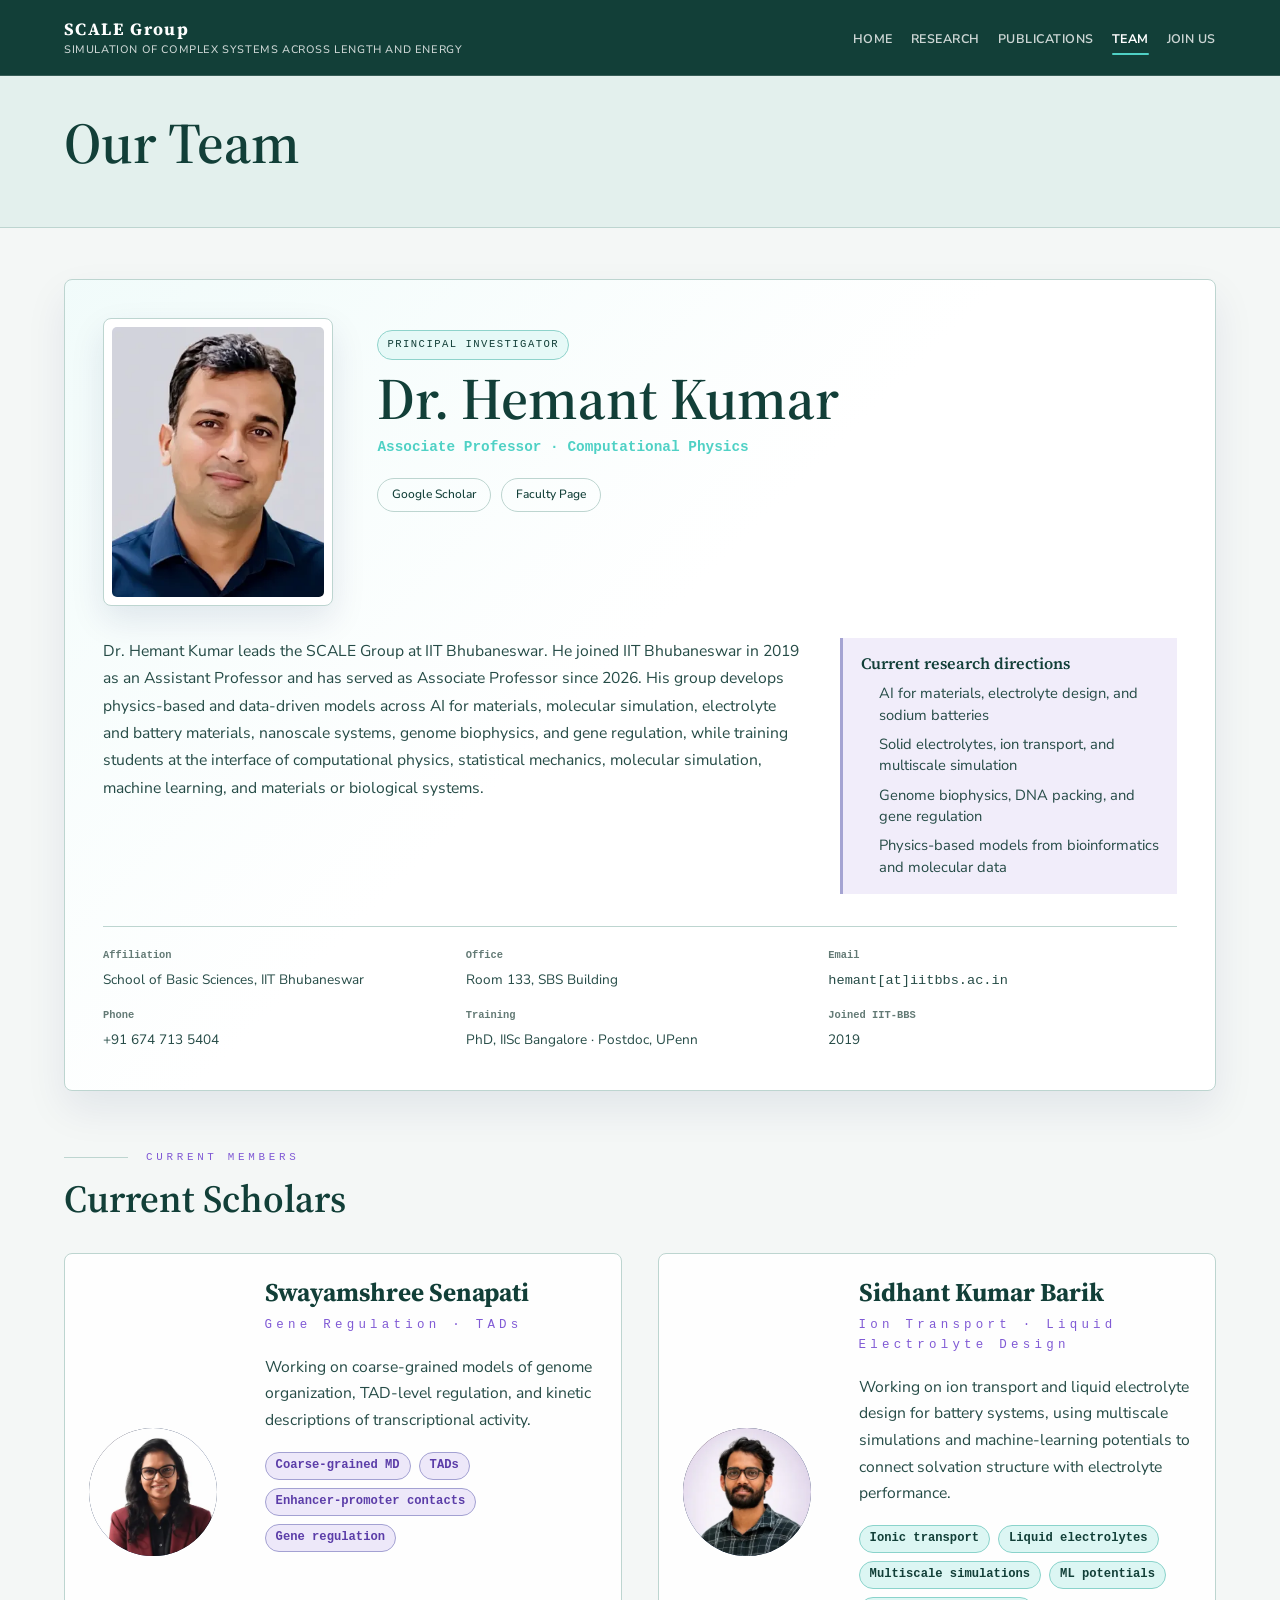
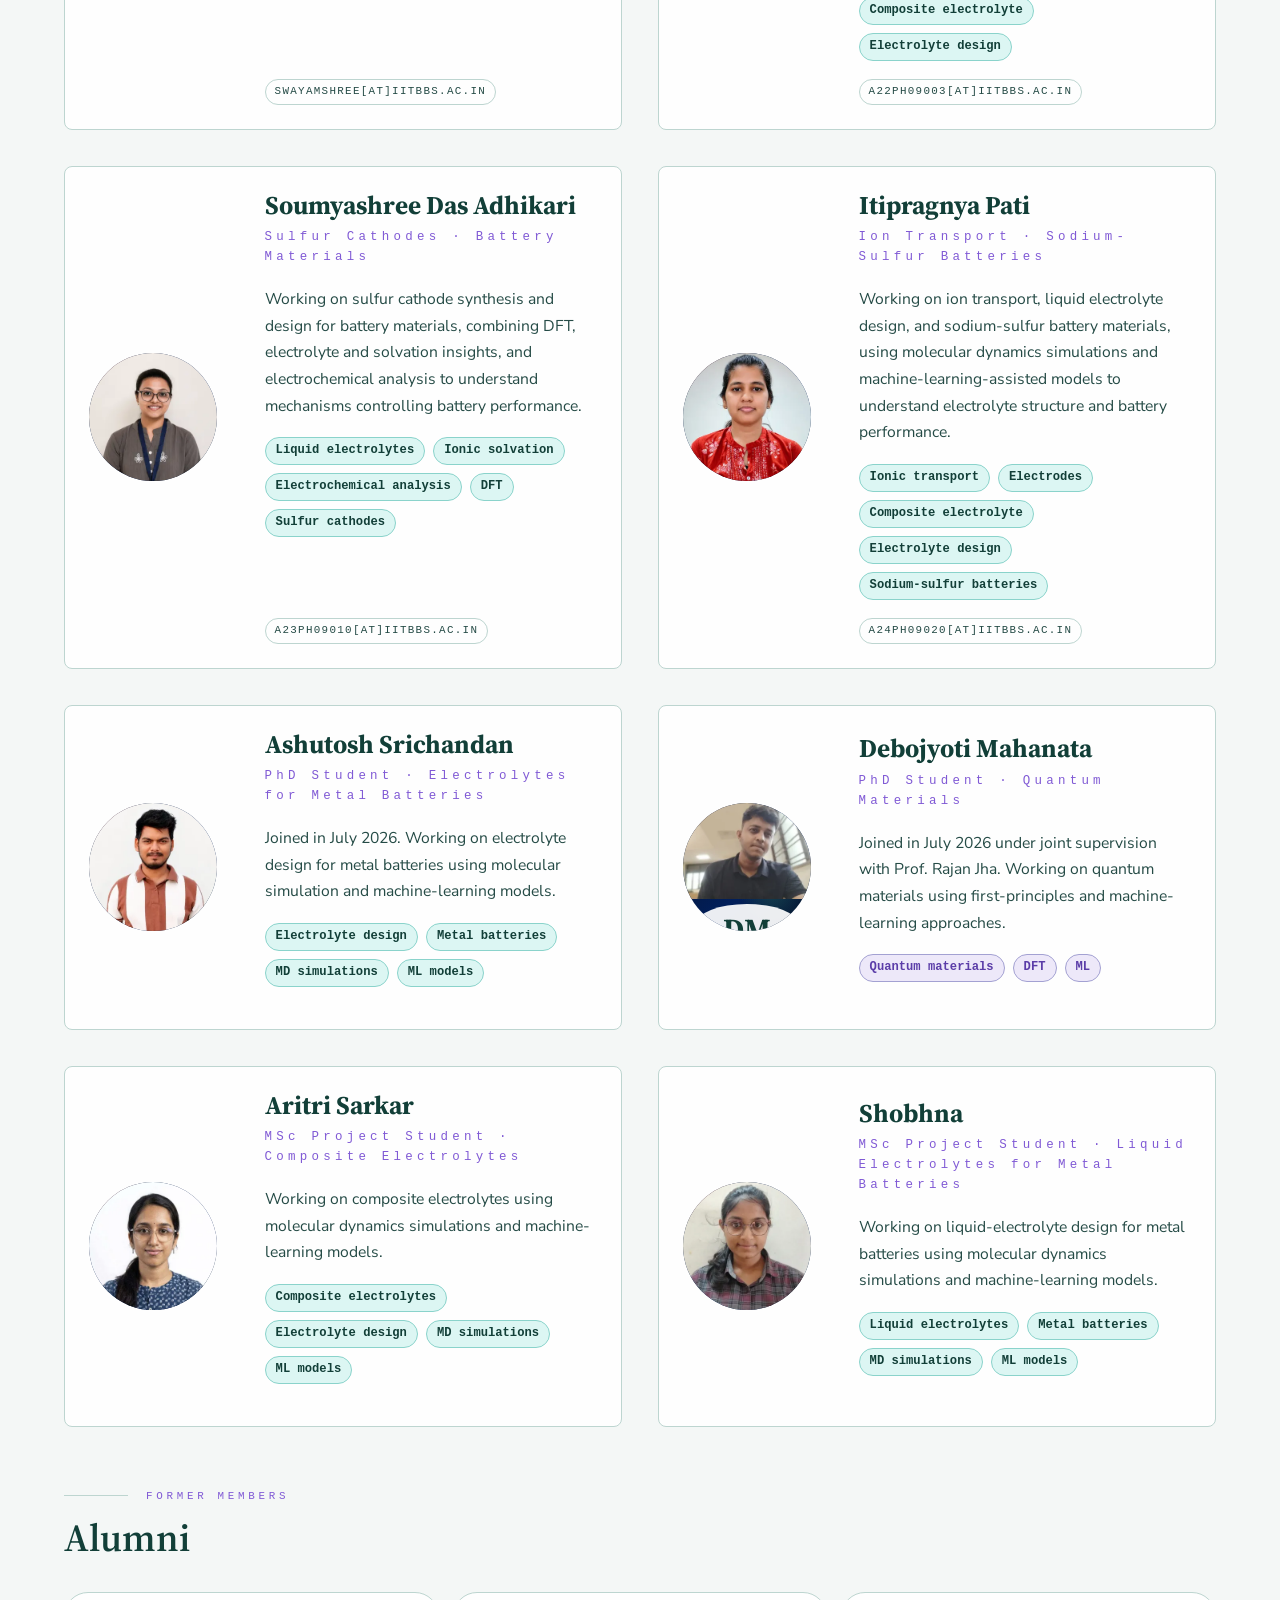
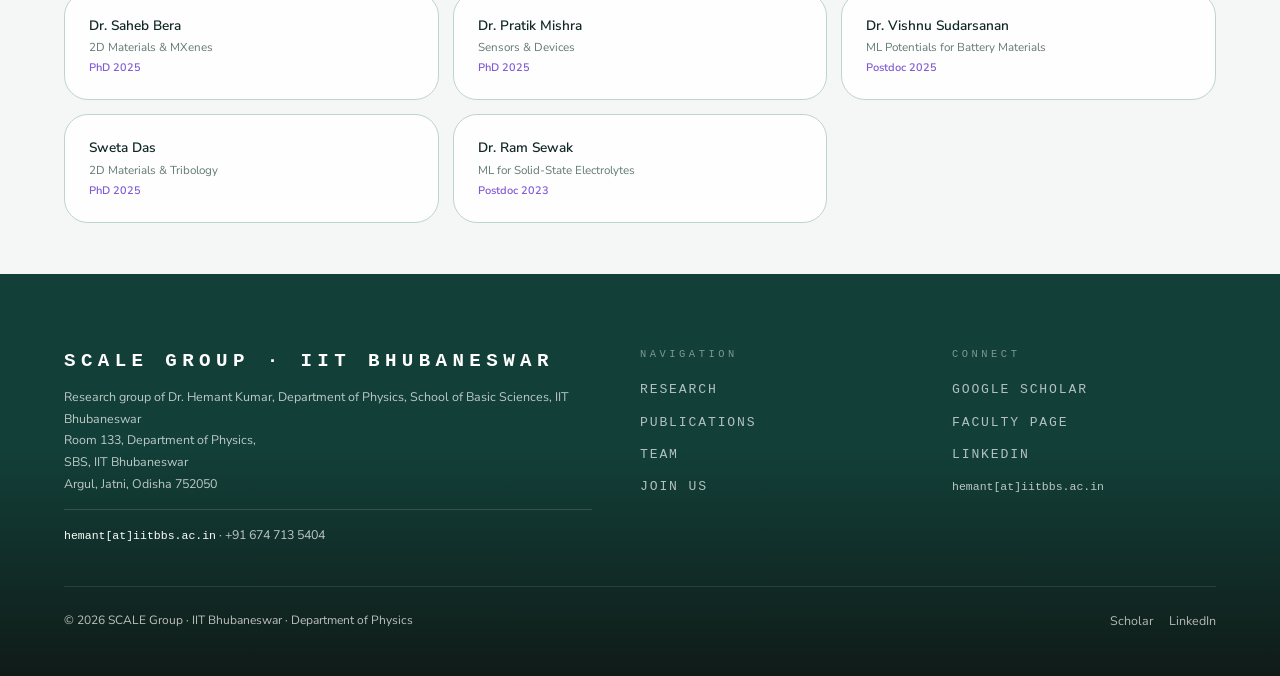
<file: team.html>
<!DOCTYPE html>
<html lang="en" data-theme="biopolymer-helix">
<head>
  <meta charset="UTF-8">
  <meta name="viewport" content="width=device-width, initial-scale=1.0">
  <title>Team | Dr. Hemant Kumar and SCALE Group, IIT Bhubaneswar</title>
  <meta name="description" content="Meet Dr. Hemant Kumar and the SCALE Group at IIT Bhubaneswar: students and researchers working across computational physics, materials modelling, energy storage, and biophysics.">
  <meta name="keywords" content="SCALE Group team, Dr. Hemant Kumar team, Hemant Kumar research group, Hemant Kumar IITBBS, AI for materials India, computational physics PhD students, machine learning materials group India, sodium ion batteries, sodium sulfur batteries, solid electrolytes, electrolyte design, battery material design, next generation batteries, gene regulation modelling, IIT Bhubaneswar physics">
  <meta name="author" content="Dr. Hemant Kumar, SCALE Group, IIT Bhubaneswar">
  <meta name="robots" content="index, follow">
  <meta name="googlebot" content="index, follow, max-image-preview:large">
  <meta name="theme-color" content="#123F38">
  <meta property="og:type" content="website">
  <meta property="og:site_name" content="The SCALE Group">
  <meta property="og:locale" content="en_IN">
  <meta property="og:title" content="Team | Dr. Hemant Kumar and SCALE Group, IIT Bhubaneswar">
  <meta property="og:description" content="Meet Dr. Hemant Kumar and the SCALE Group at IIT Bhubaneswar: students and researchers working across computational physics, materials modelling, energy storage, and biophysics.">
  <meta property="og:image" content="https://thescale-group.github.io/assets/images/homepage_hero.webp">
  <meta property="og:image:alt" content="SCALE Group computational research illustration">
  <meta property="og:url" content="https://thescale-group.github.io/team.html">
  <meta name="twitter:card" content="summary_large_image">
  <meta name="twitter:title" content="Team | Dr. Hemant Kumar and SCALE Group, IIT Bhubaneswar">
  <meta name="twitter:description" content="Meet Dr. Hemant Kumar and the SCALE Group at IIT Bhubaneswar: students and researchers working across computational physics, materials modelling, energy storage, and biophysics.">
  <meta name="twitter:image" content="https://thescale-group.github.io/assets/images/homepage_hero.webp">
  <link rel="canonical" href="https://thescale-group.github.io/team.html">
  <link rel="preload" href="assets/fonts/nunito-sans-latin-300-700.woff2" as="font" type="font/woff2" crossorigin>
  <link rel="preload" href="assets/fonts/source-serif-4-latin-300-700.woff2" as="font" type="font/woff2" crossorigin>
  <script id="theme-bootstrap">{const d='biopolymer-helix',k='scale-theme-v2',p=new URLSearchParams(location.search),q=p.get('theme');let t=q;try{if(q&&q!=='default'&&q!=='reset')localStorage.setItem(k,q);if(q==='default'||q==='reset'){localStorage.removeItem('scale-theme');localStorage.removeItem(k);t=d;}if(!t)t=localStorage.getItem(k)||d;}catch(e){if(!t||t==='default'||t==='reset')t=d;}if(t&&t!=='default'&&t!=='reset')document.documentElement.dataset.theme=t;}</script>
  <link rel="stylesheet" href="scale.css?v=20260817-img1">
<script type="application/ld+json" id="page-jsonld">
{
  "@context": "https://schema.org",
  "@graph": [
    {
      "@type": "WebSite",
      "@id": "https://thescale-group.github.io/#website",
      "name": "The SCALE Group",
      "alternateName": [
        "Simulation of Complex Systems Across Length and Energy Group",
        "SCALE Group",
        "The SCALE Group",
        "SCALE IITBBS",
        "Hemant Kumar Lab",
        "Hemant Kumar Research Group",
        "Dr. Hemant Kumar IIT Bhubaneswar"
      ],
      "url": "https://thescale-group.github.io/",
      "publisher": {
        "@id": "https://thescale-group.github.io/#organization"
      },
      "inLanguage": "en-IN"
    },
    {
      "@type": "ResearchOrganization",
      "@id": "https://thescale-group.github.io/#organization",
      "name": "The SCALE Group, IIT Bhubaneswar",
      "alternateName": [
        "Simulation of Complex Systems Across Length and Energy Group",
        "SCALE Group",
        "The SCALE Group",
        "SCALE IITBBS",
        "Hemant Kumar Lab",
        "Hemant Kumar Research Group",
        "Dr. Hemant Kumar IIT Bhubaneswar"
      ],
      "url": "https://thescale-group.github.io/",
      "image": "https://thescale-group.github.io/assets/images/homepage_hero.webp",
      "description": "Meet Dr. Hemant Kumar and the SCALE Group at IIT Bhubaneswar: students and researchers working across computational physics, materials modelling, energy storage, and biophysics.",
      "parentOrganization": {
        "@type": "CollegeOrUniversity",
        "name": "Indian Institute of Technology Bhubaneswar"
      },
      "department": {
        "@type": "Organization",
        "name": "Department of Physics, School of Basic Sciences"
      },
      "address": {
        "@type": "PostalAddress",
        "streetAddress": "Room 133, Department of Physics,",
        "addressLocality": "Argul, Jatni",
        "addressRegion": "Odisha",
        "postalCode": "752050",
        "addressCountry": "IN"
      },
      "sameAs": [
        "https://scholar.google.com/citations?user=oaTIUtkAAAAJ&hl=en",
        "https://sbs.iitbbs.ac.in/index.php/hemantkumar/",
        "https://www.linkedin.com/in/hemant-kumar-b3969862"
      ],
      "founder": {
        "@id": "https://thescale-group.github.io/#hemant-kumar"
      },
      "knowsAbout": [
        "Molecular dynamics",
        "Multiscale modelling",
        "Soft matter physics",
        "Battery electrolytes",
        "Ionic transport",
        "Solid electrolytes",
        "AI for materials",
        "AI for physics",
        "Physics of AI",
        "Materials modelling",
        "Materials design",
        "Battery materials",
        "Battery material design",
        "Electrolyte design",
        "Sodium-ion batteries",
        "Sodium-sulfur batteries",
        "All-solid-state batteries",
        "Next-generation batteries",
        "Active learning",
        "Graph neural networks",
        "Graph neural networks for materials",
        "Machine learning potentials",
        "Neural-network potentials",
        "Kinetic Monte Carlo",
        "Gene regulation modelling",
        "Genome biophysics",
        "Chromatin structure",
        "Polymer models of DNA",
        "Nanoscale interfaces",
        "Two-dimensional materials",
        "MXenes",
        "Confined water"
      ]
    },
    {
      "@type": "WebPage",
      "@id": "https://thescale-group.github.io/team.html#webpage",
      "url": "https://thescale-group.github.io/team.html",
      "name": "Team | Dr. Hemant Kumar and SCALE Group, IIT Bhubaneswar",
      "description": "Meet Dr. Hemant Kumar and the SCALE Group at IIT Bhubaneswar: students and researchers working across computational physics, materials modelling, energy storage, and biophysics.",
      "isPartOf": {
        "@id": "https://thescale-group.github.io/#website"
      },
      "about": {
        "@id": "https://thescale-group.github.io/#organization"
      },
      "keywords": "SCALE Group team, Dr. Hemant Kumar team, Hemant Kumar research group, Hemant Kumar IITBBS, AI for materials India, computational physics PhD students, machine learning materials group India, sodium ion batteries, sodium sulfur batteries, solid electrolytes, electrolyte design, battery material design, next generation batteries, gene regulation modelling, IIT Bhubaneswar physics",
      "inLanguage": "en-IN"
    },
    {
      "@type": "BreadcrumbList",
      "@id": "https://thescale-group.github.io/team.html#breadcrumb",
      "itemListElement": [
        {
          "@type": "ListItem",
          "position": 1,
          "name": "Home",
          "item": "https://thescale-group.github.io/"
        },
        {
          "@type": "ListItem",
          "position": 2,
          "name": "Team",
          "item": "https://thescale-group.github.io/team.html"
        }
      ]
    },
    {
      "@type": "Person",
      "@id": "https://thescale-group.github.io/#hemant-kumar",
      "name": "Dr. Hemant Kumar",
      "givenName": "Hemant",
      "familyName": "Kumar",
      "honorificPrefix": "Dr.",
      "jobTitle": "Associate Professor",
      "affiliation": {
        "@type": "CollegeOrUniversity",
        "name": "Indian Institute of Technology Bhubaneswar"
      },
      "worksFor": {
        "@id": "https://thescale-group.github.io/#organization"
      },
      "url": "https://thescale-group.github.io/team.html#hemant-kumar",
      "image": "https://thescale-group.github.io/assets/images/people/hemant-640.webp",
      "alumniOf": [
        {
          "@type": "CollegeOrUniversity",
          "name": "Indian Institute of Science Bangalore"
        },
        {
          "@type": "CollegeOrUniversity",
          "name": "University of Pennsylvania"
        }
      ],
      "sameAs": [
        "https://scholar.google.com/citations?user=oaTIUtkAAAAJ&hl=en",
        "https://sbs.iitbbs.ac.in/index.php/hemantkumar/",
        "https://www.linkedin.com/in/hemant-kumar-b3969862"
      ],
      "knowsAbout": [
        "Molecular dynamics",
        "Multiscale modelling",
        "Soft matter physics",
        "Battery electrolytes",
        "Ionic transport",
        "Solid electrolytes",
        "AI for materials",
        "AI for physics",
        "Physics of AI",
        "Materials modelling",
        "Materials design",
        "Battery materials",
        "Battery material design",
        "Electrolyte design",
        "Sodium-ion batteries",
        "Sodium-sulfur batteries",
        "All-solid-state batteries",
        "Next-generation batteries",
        "Active learning",
        "Graph neural networks",
        "Graph neural networks for materials",
        "Machine learning potentials",
        "Neural-network potentials",
        "Kinetic Monte Carlo",
        "Gene regulation modelling",
        "Genome biophysics",
        "Chromatin structure",
        "Polymer models of DNA",
        "Nanoscale interfaces",
        "Two-dimensional materials",
        "MXenes",
        "Confined water"
      ]
    }
  ]
}
</script>
</head>
<body>

<header class="site-header">
  <div class="nav-container">
    <a href="index.html" class="nav-logo"><strong>SCALE Group</strong><span>Simulation of Complex Systems Across Length and Energy</span></a>
    <button class="nav-toggle" type="button" aria-expanded="false" aria-controls="primary-navigation">
      <span class="nav-toggle-line"></span>
      <span class="nav-toggle-line"></span>
      <span class="nav-toggle-line"></span>
      <span class="nav-toggle-label">Menu</span>
    </button>
    <ul class="nav-links" id="primary-navigation">
      <li><a href="index.html">Home</a></li>
      <li><a href="research.html">Research</a></li>
      <li class="has-submenu"><a href="publications.html">Publications</a>
        <ul class="nav-submenu" aria-label="Publications sections">
          <li><a href="publications.html">All Papers</a></li>
          <li><a href="publications.html?topic=electrodes">Electrodes</a></li>
          <li><a href="publications.html?topic=liquid-electrolyte">Liquid Electrolyte</a></li>
          <li><a href="publications.html?topic=solid-electrolyte">Solid Electrolyte</a></li>
          <li><a href="publications.html?topic=gene-regulation">Gene Regulation</a></li>
          <li><a href="publications.html?topic=nanoscale-physics">Nanoscale Physics</a></li>
        </ul></li>
      <li><a href="team.html" class="active">Team</a></li>
      <li><a href="joinus.html">Join Us</a></li>
    </ul>
  </div>
</header>

<div class="page-hero">
  <div class="container page-hero-inner research-simple-hero">
    <h1 class="page-title">Our Team</h1>
  </div>
</div>

<main>
  <section class="section">
    <div class="container">

      <!-- PI -->
      <div class="pi-section" id="hemant-kumar">
        <div class="pi-topline">
          <div class="member-photo member-photo-pi pi-portrait has-photo"><img src="assets/images/people/hemant-320.webp" srcset="assets/images/people/hemant-320.webp 320w, assets/images/people/hemant-640.webp 640w" sizes="260px" alt="Dr. Hemant Kumar" width="320" height="401" decoding="async"><span>HK</span></div>
          <div class="pi-intro">
            <div class="team-role-label">Principal Investigator</div>
            <h2 class="pi-name">Dr. Hemant Kumar</h2>
            <div class="pi-role">Associate Professor · Computational Physics</div>
            <div class="pi-links">
              <a class="pi-link" href="https://scholar.google.com/citations?user=oaTIUtkAAAAJ&amp;hl=en" target="_blank" rel="noopener">Google Scholar</a>
              <a class="pi-link" href="https://sbs.iitbbs.ac.in/physics-faculty/" target="_blank" rel="noopener">Faculty Page</a>
            </div>
          </div>
        </div>
        <div class="pi-content">
          <p class="pi-bio">Dr. Hemant Kumar leads the SCALE Group at IIT Bhubaneswar. He joined IIT Bhubaneswar in 2019 as an Assistant Professor and has served as Associate Professor since 2026. His group develops physics-based and data-driven models across AI for materials, molecular simulation, electrolyte and battery materials, nanoscale systems, genome biophysics, and gene regulation, while training students at the interface of computational physics, statistical mechanics, molecular simulation, machine learning, and materials or biological systems.</p>
          <div class="pi-directions" aria-label="Current research directions">
            <h3>Current research directions</h3>
            <ul>
              <li>AI for materials, electrolyte design, and sodium batteries</li>
              <li>Solid electrolytes, ion transport, and multiscale simulation</li>
              <li>Genome biophysics, DNA packing, and gene regulation</li>
              <li>Physics-based models from bioinformatics and molecular data</li>
            </ul>
          </div>
        </div>
        <div class="pi-meta">
          <div class="pi-meta-item"><label>Affiliation</label><span>School of Basic Sciences, IIT Bhubaneswar</span></div>
          <div class="pi-meta-item"><label>Office</label><span>Room 133, SBS Building</span></div>
          <div class="pi-meta-item"><label>Email</label><span><span class="contact-obfuscated">hemant[at]iitbbs.ac.in</span></span></div>
          <div class="pi-meta-item"><label>Phone</label><span>+91 674 713 5404</span></div>
          <div class="pi-meta-item"><label>Training</label><span>PhD, IISc Bangalore · Postdoc, UPenn</span></div>
          <div class="pi-meta-item"><label>Joined IIT-BBS</label><span>2019</span></div>
        </div>
      </div>

      <!-- PhD STUDENTS -->
      <div class="section-header">
        <span class="section-label">Current Members</span>
        <h2 class="section-title">Current Scholars</h2>
      </div>

      <div class="member-grid">

        <article class="member-card" id="swayamshree-senapati">
          <div class="member-photo member-photo-genome has-photo"><img src="assets/images/people/swayamshree-320.webp" srcset="assets/images/people/swayamshree-320.webp 320w, assets/images/people/swayamshree-640.webp 640w" sizes="150px" alt="Swayamshree Senapati" width="320" height="347" loading="lazy" decoding="async"><span>SS</span></div>
          <div class="member-body">
            <div class="student-name">Swayamshree Senapati</div>
            <div class="student-topic">Gene Regulation · TADs</div>
            <div class="student-desc">Working on coarse-grained models of genome organization, TAD-level regulation, and kinetic descriptions of transcriptional activity.</div>
            <div class="student-tags"><span class="student-tag">Coarse-grained MD</span><span class="student-tag">TADs</span><span class="student-tag">Enhancer-promoter contacts</span><span class="student-tag">Gene regulation</span></div>
            <div class="student-links"><span class="student-link contact-obfuscated">swayamshree[at]iitbbs.ac.in</span></div>
          </div>
        </article>

        <article class="member-card" id="sidhant-kumar-barik">
          <div class="member-photo member-photo-battery has-photo"><img src="assets/images/people/sidhant-320.webp" srcset="assets/images/people/sidhant-320.webp 320w, assets/images/people/sidhant-640.webp 640w" sizes="150px" alt="Sidhant Kumar Barik" width="320" height="400" loading="lazy" decoding="async"><span>SK</span></div>
          <div class="member-body">
            <div class="student-name">Sidhant Kumar Barik</div>
            <div class="student-topic">Ion Transport · Liquid Electrolyte Design</div>
            <div class="student-desc">Working on ion transport and liquid electrolyte design for battery systems, using multiscale simulations and machine-learning potentials to connect solvation structure with electrolyte performance.</div>
            <div class="student-tags"><span class="student-tag">Ionic transport</span><span class="student-tag">Liquid electrolytes</span><span class="student-tag">Multiscale simulations</span><span class="student-tag">ML potentials</span><span class="student-tag">Composite electrolyte</span><span class="student-tag">Electrolyte design</span></div>
            <div class="student-links"><span class="student-link contact-obfuscated">a22ph09003[at]iitbbs.ac.in</span></div>
          </div>
        </article>

        <article class="member-card" id="soumyashree-das-adhikari">
          <div class="member-photo member-photo-battery has-photo"><img src="assets/images/people/soumyashree-320.webp" srcset="assets/images/people/soumyashree-320.webp 320w, assets/images/people/soumyashree-640.webp 640w" sizes="150px" alt="Soumyashree Das Adhikari" width="320" height="320" loading="lazy" decoding="async"><span>SA</span></div>
          <div class="member-body">
            <div class="student-name">Soumyashree Das Adhikari</div>
            <div class="student-topic">Sulfur Cathodes · Battery Materials</div>
            <div class="student-desc">Working on sulfur cathode synthesis and design for battery materials, combining DFT, electrolyte and solvation insights, and electrochemical analysis to understand mechanisms controlling battery performance.</div>
            <div class="student-tags"><span class="student-tag">Liquid electrolytes</span><span class="student-tag">Ionic solvation</span><span class="student-tag">Electrochemical analysis</span><span class="student-tag">DFT</span><span class="student-tag">Sulfur cathodes</span></div>
            <div class="student-links"><span class="student-link contact-obfuscated">a23ph09010[at]iitbbs.ac.in</span></div>
          </div>
        </article>

        <article class="member-card" id="itipragnya-pati">
          <div class="member-photo member-photo-battery has-photo"><img src="assets/images/people/iti-320.webp" srcset="assets/images/people/iti-320.webp 320w, assets/images/people/iti-640.webp 640w" sizes="150px" alt="Itipragnya Pati" width="320" height="331" loading="lazy" decoding="async"><span>IP</span></div>
          <div class="member-body">
            <div class="student-name">Itipragnya Pati</div>
            <div class="student-topic">Ion Transport · Sodium-Sulfur Batteries</div>
            <div class="student-desc">Working on ion transport, liquid electrolyte design, and sodium-sulfur battery materials, using molecular dynamics simulations and machine-learning-assisted models to understand electrolyte structure and battery performance.</div>
            <div class="student-tags"><span class="student-tag">Ionic transport</span><span class="student-tag">Electrodes</span><span class="student-tag">Composite electrolyte</span><span class="student-tag">Electrolyte design</span><span class="student-tag">Sodium-sulfur batteries</span></div>
            <div class="student-links"><span class="student-link contact-obfuscated">a24ph09020[at]iitbbs.ac.in</span></div>
          </div>
        </article>

        <article class="member-card" id="ashutosh-srichandan">
          <div class="member-photo member-photo-battery has-photo"><img src="assets/images/people/ashutosh-320.webp" srcset="assets/images/people/ashutosh-320.webp 320w, assets/images/people/ashutosh-640.webp 640w" sizes="150px" alt="Ashutosh Srichandan" width="320" height="320" loading="lazy" decoding="async"><span>AS</span></div>
          <div class="member-body">
            <div class="student-name">Ashutosh Srichandan</div>
            <div class="student-topic">PhD Student · Electrolytes for Metal Batteries</div>
            <div class="student-desc">Joined in July 2026. Working on electrolyte design for metal batteries using molecular simulation and machine-learning models.</div>
            <div class="student-tags"><span class="student-tag">Electrolyte design</span><span class="student-tag">Metal batteries</span><span class="student-tag">MD simulations</span><span class="student-tag">ML models</span></div>
          </div>
        </article>

        <article class="member-card" id="debojyoti-mahanata">
          <div class="member-photo member-photo-genome has-photo"><img src="assets/images/people/debojyoti-320.webp" srcset="assets/images/people/debojyoti-320.webp 320w, assets/images/people/debojyoti-640.webp 640w" sizes="150px" alt="Debojyoti Mahanata" width="320" height="240" loading="lazy" decoding="async"><span>DM</span></div>
          <div class="member-body">
            <div class="student-name">Debojyoti Mahanata</div>
            <div class="student-topic">PhD Student · Quantum Materials</div>
            <div class="student-desc">Joined in July 2026 under joint supervision with Prof. Rajan Jha. Working on quantum materials using first-principles and machine-learning approaches.</div>
            <div class="student-tags"><span class="student-tag">Quantum materials</span><span class="student-tag">DFT</span><span class="student-tag">ML</span></div>
          </div>
        </article>

        <article class="member-card" id="aritri-sarkar">
          <div class="member-photo member-photo-battery has-photo"><img src="assets/images/people/scale_ari-320.webp" srcset="assets/images/people/scale_ari-320.webp 320w, assets/images/people/scale_ari-640.webp 640w" sizes="150px" alt="Aritri Sarkar" width="320" height="396" loading="lazy" decoding="async"><span>AS</span></div>
          <div class="member-body">
            <div class="student-name">Aritri Sarkar</div>
            <div class="student-topic">MSc Project Student · Composite Electrolytes</div>
            <div class="student-desc">Working on composite electrolytes using molecular dynamics simulations and machine-learning models.</div>
            <div class="student-tags"><span class="student-tag">Composite electrolytes</span><span class="student-tag">Electrolyte design</span><span class="student-tag">MD simulations</span><span class="student-tag">ML models</span></div>
          </div>
        </article>

        <article class="member-card" id="shobhna">
          <div class="member-photo member-photo-battery has-photo"><img src="assets/images/people/shobhna-320.webp" srcset="assets/images/people/shobhna-320.webp 320w, assets/images/people/shobhna-640.webp 640w" sizes="150px" alt="Shobhna" width="320" height="352" loading="lazy" decoding="async"><span>S</span></div>
          <div class="member-body">
            <div class="student-name">Shobhna</div>
            <div class="student-topic">MSc Project Student · Liquid Electrolytes for Metal Batteries</div>
            <div class="student-desc">Working on liquid-electrolyte design for metal batteries using molecular dynamics simulations and machine-learning models.</div>
            <div class="student-tags"><span class="student-tag">Liquid electrolytes</span><span class="student-tag">Metal batteries</span><span class="student-tag">MD simulations</span><span class="student-tag">ML models</span></div>
          </div>
        </article>

      </div>

      <!-- ALUMNI -->
      <div class="section-header team-alumni-header">
        <span class="section-label">Former Members</span>
        <h2 class="section-title">Alumni</h2>
      </div>

      <div class="alumni-grid">
        <div class="alumni-item"><div class="alumni-name">Dr. Saheb Bera</div><div class="alumni-thesis">2D Materials &amp; MXenes</div><div class="alumni-year">PhD 2025</div></div>
        <div class="alumni-item"><div class="alumni-name">Dr. Pratik Mishra</div><div class="alumni-thesis">Sensors &amp; Devices</div><div class="alumni-year">PhD 2025</div></div>
        <div class="alumni-item"><div class="alumni-name">Dr. Vishnu Sudarsanan</div><div class="alumni-thesis">ML Potentials for Battery Materials</div><div class="alumni-year">Postdoc 2025</div></div>
        <div class="alumni-item"><div class="alumni-name">Sweta Das</div><div class="alumni-thesis">2D Materials &amp; Tribology</div><div class="alumni-year">PhD 2025</div></div>
        <div class="alumni-item"><div class="alumni-name">Dr. Ram Sewak</div><div class="alumni-thesis">ML for Solid-State Electrolytes</div><div class="alumni-year">Postdoc 2023</div></div>
      </div>

    </div>
  </section>
</main>

<footer class="site-footer">
  <div class="container">
    <div class="footer-inner" id="contact">
      <div>
        <div class="footer-logo">SCALE Group · IIT Bhubaneswar</div>
        <div class="footer-tagline">Research group of Dr. Hemant Kumar, Department of Physics, School of Basic Sciences, IIT Bhubaneswar<br>Room 133, Department of Physics,<br>SBS, IIT Bhubaneswar<br>Argul, Jatni, Odisha 752050</div>
        <div class="footer-contact">
          <div><span class="contact-obfuscated">hemant[at]iitbbs.ac.in</span> · +91 674 713 5404</div>
        </div>
      </div>
      <div>
        <div class="footer-nav-title">Navigation</div>
        <ul class="footer-nav-links"><li><a href="research.html">Research</a></li><li><a href="publications.html">Publications</a></li><li><a href="team.html">Team</a></li><li><a href="joinus.html">Join Us</a></li></ul>
      </div>
      <div>
        <div class="footer-nav-title">Connect</div>
        <ul class="footer-nav-links">
          <li><a href="https://scholar.google.com/citations?user=oaTIUtkAAAAJ&amp;hl=en" target="_blank" rel="noopener">Google Scholar</a></li>
          <li><a href="https://sbs.iitbbs.ac.in/index.php/hemantkumar/" target="_blank" rel="noopener">Faculty Page</a></li>
          <li><a href="https://www.linkedin.com/in/hemant-kumar-b3969862" target="_blank" rel="noopener">LinkedIn</a></li>
          <li><span class="contact-obfuscated">hemant[at]iitbbs.ac.in</span></li>
        </ul>
      </div>
    </div>
    <div class="footer-bottom">
      <div class="footer-text">© 2026 SCALE Group · IIT Bhubaneswar · Department of Physics</div>
      <div class="footer-socials">
        <a href="https://scholar.google.com/citations?user=oaTIUtkAAAAJ&amp;hl=en" target="_blank" rel="noopener">Scholar</a>
        <a href="https://www.linkedin.com/in/hemant-kumar-b3969862" target="_blank" rel="noopener">LinkedIn</a>
      </div>
    </div>
  </div>
</footer>

<script src="theme-switcher.js"></script>
</body>
</html>
</file>
<file: scale.css>
/* ═══════════════════════════════════════════════════════════════
   SCALE · IIT Bhubaneswar · Master Stylesheet
   Fonts: self-hosted Nunito Sans (body) + Source Serif 4 (headings)
   Theme system: choose a palette with <html data-theme="biopolymer-helix">.
   Palette tokens live here; component rules below should use only tokens.
   ═══════════════════════════════════════════════════════════════ */

@font-face {
  font-family: "Nunito Sans";
  src: url("assets/fonts/nunito-sans-latin-300-700.woff2") format("woff2");
  font-weight: 300 700;
  font-style: normal;
  font-display: swap;
}
@font-face {
  font-family: "Source Serif 4";
  src: url("assets/fonts/source-serif-4-latin-300-700.woff2") format("woff2");
  font-weight: 300 700;
  font-style: normal;
  font-display: swap;
}
@font-face {
  font-family: "Source Serif 4";
  src: url("assets/fonts/source-serif-4-latin-italic-400-600.woff2") format("woff2");
  font-weight: 400 600;
  font-style: italic;
  font-display: swap;
}

/* ── RESET & BASE ── */
*,
*::before,
*::after { margin: 0; padding: 0; box-sizing: border-box; }

:root {
  /* Type and layout tokens */
  --serif: "Source Serif 4", Georgia, serif;
  --sans: "Nunito Sans", system-ui, sans-serif;
  --mono: 'SFMono-Regular', 'Roboto Mono', 'Courier New', monospace;
  --nav-h: 66px;
  --max-w: 1320px;
  --radius: 14px;
  --shadow-sm: none;
  --shadow-md: none;
  --shadow-lg: none;
  --transition: .22s ease;

  /* Fallback palette. The default site theme is html[data-theme="biopolymer-helix"]. */
  --crimson: #5c8dc5;
  --crimson-dark: #3f6f9f;
  --crimson-light: #e4edf6;
  --navy: #3f4a54;
  --navy-light: #e2e7ea;
  --sage: #909eae;
  --sage-light: #e6ebef;
  --clay: #8d969d;
  --paper: #f3f5f5;
  --paper-warm: #e5eaec;
  --text: #1d2424;
  --text-mid: #394349;
  --text-muted: #68757c;
  --ink-soft: #68757c;
  --border: #c7d0d4;
  --bg: var(--paper);
  --bg-alt: var(--paper-warm);
  --bg-alt2: #edf1f2;
  --theme-header: #3f4a54;
  --theme-header-border: rgba(255,255,255,.16);
  --theme-active: #5c8dc5;
  --theme-card: #ffffff;
  --theme-card-soft: rgba(255,255,255,.86);
}

/* ═══════════════════════════════════════════════════════════════
   PALETTE CHOICE
   Set the active palette in HTML: <html data-theme="mist-alloy">.
   To add a new palette,
copy one block and change only these color tokens.
   ═══════════════════════════════════════════════════════════════ */

html[data-theme="mist-alloy"] {
  --crimson: #5c8dc5;
  --crimson-dark: #3f6f9f;
  --crimson-light: #e4edf6;
  --navy: #3f4a54;
  --navy-light: #e2e7ea;
  --sage: #909eae;
  --sage-light: #e6ebef;
  --clay: #8d969d;
  --paper: #f3f5f5;
  --paper-warm: #e5eaec;
  --text: #1d2424;
  --text-mid: #394349;
  --text-muted: #68757c;
  --border: #c7d0d4;
  --bg: var(--paper);
  --bg-alt: var(--paper-warm);
  --bg-alt2: #edf1f2;
  --theme-header: #3f4a54;
  --theme-header-border: rgba(255,255,255,.16);
  --theme-active: #5c8dc5;
  --theme-card: #ffffff;
  --theme-card-soft: rgba(255,255,255,.86);
}

html[data-theme="forest-marine"] {
  --crimson: #57bc90;
  --crimson-dark: #2f936d;
  --crimson-light: #dff3eb;
  --navy: #015249;
  --navy-light: #dcebe8;
  --sage: #77c9d4;
  --sage-light: #e4f4f6;
  --clay: #a5a5af;
  --paper: #f4f7f6;
  --paper-warm: #e7eeec;
  --text: #1a302d;
  --text-mid: #24413d;
  --text-muted: #60736f;
  --border: #bdd2cf;
  --bg: var(--paper);
  --bg-alt: var(--paper-warm);
  --bg-alt2: #eef4f2;
  --theme-header: #015249;
  --theme-header-border: rgba(255,255,255,.16);
  --theme-active: #57bc90;
  --theme-card: #ffffff;
  --theme-card-soft: rgba(255,255,255,.84);
}

html[data-theme="cedar-copper"] {
  --crimson: #a45a37;
  --crimson-dark: #794026;
  --crimson-light: #f0e3dc;
  --navy: #173c35;
  --navy-light: #e2ebe8;
  --sage: #426a5a;
  --sage-light: #e0ebe6;
  --clay: #a45a37;
  --paper: #f4f4ef;
  --paper-warm: #e7e8df;
  --text: #181f1c;
  --text-mid: #38443f;
  --text-muted: #6b746e;
  --border: #cccfc3;
  --bg: var(--paper);
  --bg-alt: var(--paper-warm);
  --bg-alt2: #ecede6;
  --theme-header: #173c35;
  --theme-header-border: rgba(255,255,255,.16);
  --theme-active: #b8673f;
  --theme-card: #fffefa;
  --theme-card-soft: rgba(255,254,250,.82);
}

html[data-theme="plum-rose"] {
  --crimson: #b84a7c;
  --crimson-dark: #87315a;
  --crimson-light: #f3e2ea;
  --navy: #3d294f;
  --navy-light: #e8e1ee;
  --sage: #7b6aa6;
  --sage-light: #e9e5f1;
  --clay: #9c6b86;
  --paper: #f5f2f5;
  --paper-warm: #e9e2eb;
  --text: #241f2b;
  --text-mid: #45384f;
  --text-muted: #74697c;
  --border: #d2c7d8;
  --bg: var(--paper);
  --bg-alt: var(--paper-warm);
  --bg-alt2: #efe9f0;
  --theme-header: #3d294f;
  --theme-header-border: rgba(255,255,255,.16);
  --theme-active: #d36b9a;
  --theme-card: #ffffff;
  --theme-card-soft: rgba(255,255,255,.84);
}

html[data-theme="ember-orange"] {
  --crimson: #c86b38;
  --crimson-dark: #944820;
  --crimson-light: #f4e5dc;
  --navy: #2f3a33;
  --navy-light: #e3e9e4;
  --sage: #6d8061;
  --sage-light: #e8eee2;
  --clay: #a9683d;
  --paper: #f5f3ee;
  --paper-warm: #e8e3d8;
  --text: #221f1b;
  --text-mid: #403c34;
  --text-muted: #746d63;
  --border: #d1c8b9;
  --bg: var(--paper);
  --bg-alt: var(--paper-warm);
  --bg-alt2: #eee8de;
  --theme-header: #2f3a33;
  --theme-header-border: rgba(255,255,255,.16);
  --theme-active: #df8044;
  --theme-card: #fffefa;
  --theme-card-soft: rgba(255,254,250,.84);
}

html[data-theme="indigo-lab"] {
  --crimson: #cf6766;
  --crimson-dark: #9e3f43;
  --crimson-light: #f3dfdf;
  --navy: #30415d;
  --navy-light: #e4e9ef;
  --sage: #8eaebd;
  --sage-light: #e5eef2;
  --clay: #667b91;
  --paper: #e8eef0;
  --paper-warm: #dce5e9;
  --text: #1b2430;
  --text-mid: #2e3948;
  --text-muted: #657181;
  --border: #c0ccd4;
  --bg: var(--paper);
  --bg-alt: var(--paper-warm);
  --bg-alt2: #eef3f5;
  --theme-header: #30415d;
  --theme-header-border: rgba(255,255,255,.18);
  --theme-active: #cf6766;
  --theme-card: #ffffff;
  --theme-card-soft: rgba(255,255,255,.86);
}

html[data-theme="biopolymer-helix"] {
  --crimson: #805AD5;
  --crimson-dark: #5B3DA8;
  --crimson-light: #EEE8FB;
  --navy: #123F38;
  --navy-light: #D9ECE8;
  --sage: #4FD1C5;
  --sage-light: #DDF8F5;
  --clay: #6E8581;
  --paper: #F4F7F6;
  --paper-warm: #E3F0ED;
  --text: #102725;
  --text-mid: #254B46;
  --text-muted: #637A75;
  --border: #BDD5D0;
  --bg: var(--paper);
  --bg-alt: var(--paper-warm);
  --bg-alt2: #EAF4F1;
  --theme-header: #123F38;
  --theme-header-border: rgba(255,255,255,.16);
  --theme-active: #4FD1C5;
  --theme-card: #ffffff;
  --theme-card-soft: rgba(255,255,255,.88);
}

html { scroll-behavior: smooth; font-size: 16px; }
body {
  background: var(--bg);
  color: var(--text);
  line-height: 1.65;
  -webkit-font-smoothing: antialiased;
}

a { color: var(--crimson); text-decoration: none; transition: color var(--transition); }
a:hover { color: var(--crimson-dark); }
img { display: block; max-width: 100%; }
ul { list-style: none; }

/* ── TYPOGRAPHY ── */
body,
.btn,
.badge,
.lead,
.logic-step strong,
.technique-strip span,
.project-story strong,
.project-category,
.project-story span,
.tag-row span,
.tag-row em,
.project-pubs a,
.nav-logo span,
.nav-links a,
.join-route-grid .opening-type,
.topic-filter-bar .filter-btn,
.hero .btn {
  font-family: var(--sans);
}

h1,
h2,
h3,
h4,
.nav-logo,
.theme-title,
.featured-pub-title,
.student-name,
.value-title,
.opening-title,
.join-route-grid .opening-title span,
.course-title,
.thrust-link,
.thrust-link-title,
.thrust-header h2,
.project-card h3,
.research-thrust-card h3,
.hero-desc,
.home-team-portrait,
.home-team-name,
.member-photo span,
.member-card > .member-photo span {
  font-family: var(--serif);
}

.section-label,
.hero-tag,
.footer-nav-title,
.course-code,
.opening-type,
.student-topic,
.pi-role,
.opening-req-title,
.contact-obfuscated,
.project-index,
.thrust-link-index,
.thrust-link-desc,
.logic-step span,
.hero-system-card figcaption,
.student-tag,
.filter-btn,
.pi-meta-item label,
.footer-logo,
.footer-nav-links a,
.home-team-link,
.team-role-label,
.member-card .student-link,
.highlight-topic,
.highlight-meta,
.topic-paper-meta,
.join-contact-label,
.join-contact-details span {
  font-family: var(--mono);
}

h1,
h2,
h3,
h4 { font-weight: 700; color: var(--text); line-height: 1.2; }
h1 { font-size: clamp(2rem, 4vw, 3rem); }
h2 { font-size: clamp(1.5rem, 3vw, 2.1rem); }
h3 { font-size: 1.25rem; }
p { color: var(--text-mid); }

/* ── LAYOUT ── */
.container { max-width: var(--max-w); margin: 0 auto; padding: 0 40px; }
.section { padding: 80px 0; }
.section-alt { background: var(--bg-alt); }


/* ── SECTION LABELS ── */
.section-label {
  display: inline-block;
  font-size: .68rem; font-weight: 700; letter-spacing: 2.5px;
  text-transform: uppercase; color: var(--crimson);
  margin-bottom: 10px;
}
.section-header { margin-bottom: 48px; }
.section-header.centered { text-align: center; max-width: 640px; margin: 0 auto 48px; }
.section-title { margin-bottom: 12px; }
.section-subtitle { font-size: .95rem; color: var(--text-muted); line-height: 1.75; max-width: 600px; }
.section-header.centered .section-subtitle { margin: 0 auto; }

/* ── DIVIDER ── */
.divider { border: none; border-top: 1px solid var(--border); margin: 48px 0; }

/* ── BUTTONS ── */
.btn {
  display: inline-flex; align-items: center; gap: 6px;
  font-size: .82rem; font-weight: 600;
  padding: 10px 24px; border-radius: var(--radius);
  transition: all var(--transition); cursor: pointer;
  text-decoration: none; border: 1.5px solid transparent;
  letter-spacing: .2px;
}
.btn-primary { background: var(--crimson); color: #fff; border-color: var(--crimson); }
.btn-primary:hover { background: var(--crimson-dark); border-color: var(--crimson-dark); color: #fff; }
.btn-secondary { background: transparent; color: var(--text); border-color: var(--border); }
.btn-secondary:hover { border-color: var(--crimson); color: var(--crimson); }


.btn-group { display: flex; gap: 12px; flex-wrap: wrap; align-items: center; margin-top: 28px; }

/* ═══════════════════════════════════════════════════════════════
   NAVIGATION
   ═══════════════════════════════════════════════════════════════ */
.site-header {
  position: fixed; top: 0; left: 0; right: 0; z-index: 200;
  height: var(--nav-h); background: #fff;
  border-bottom: 1px solid var(--border);
  box-shadow: var(--shadow-sm);
}
.nav-container {
  max-width: var(--max-w); margin: 0 auto; padding: 0 40px;
  height: 100%; display: flex; align-items: center; justify-content: space-between;
}
.nav-logo {
  font-size: 1.1rem; font-weight: 700;
  color: var(--text); letter-spacing: -.2px;
}
.nav-logo span { color: var(--crimson); }
.nav-links { display: flex; gap: 0; }
.nav-links a {
  font-size: .8rem; font-weight: 500; color: var(--text-muted);
  padding: 8px 16px; border-radius: var(--radius);
  transition: color var(--transition), background var(--transition);
  position: relative;
}
.nav-links a:hover { color: var(--crimson); background: var(--crimson-light); }
.nav-links a.active { color: var(--crimson); font-weight: 600; }
.nav-links a.active::after {
  content: ''; position: absolute; bottom: 0; left: 16px; right: 16px;
  height: 2px; background: var(--crimson); border-radius: 2px;
}

/* ═══════════════════════════════════════════════════════════════
   PAGE HERO (inner pages)
   ═══════════════════════════════════════════════════════════════ */
.page-hero {
  padding: calc(var(--nav-h) + 56px) 0 56px;
  background: var(--bg-alt);
  border-bottom: 1px solid var(--border);
}
.page-hero-inner { max-width: 720px; }
.page-title { font-size: clamp(2rem, 4vw, 2.8rem); margin-bottom: 12px; }
.page-subtitle { font-size: 1rem; color: var(--text-muted); line-height: 1.75; }

/* ═══════════════════════════════════════════════════════════════
   HERO (homepage)
   ═══════════════════════════════════════════════════════════════ */
.hero {
  padding: calc(var(--nav-h) + 72px) 0 72px;
  background: #fff;
  border-bottom: 1px solid var(--border);
}
.hero-inner {
  max-width: var(--max-w); margin: 0 auto; padding: 0 40px;
  display: grid; grid-template-columns: 1fr 360px; gap: 64px; align-items: center;
}
.hero-tag {
  font-size: .72rem; font-weight: 600; letter-spacing: 2px;
  text-transform: uppercase; color: var(--crimson); margin-bottom: 16px;
}
.hero-title {
  font-size: clamp(2.2rem, 4.5vw, 3.4rem); margin-bottom: 20px;
  color: var(--text); line-height: 1.15;
}
.hero-title em { color: var(--crimson); font-style: normal; }
.hero-affiliation {
  margin: -8px 0 14px;
  color: var(--text);
  font-size: .98rem;
  font-weight: 700;
  line-height: 1.5;
}
.hero-desc { font-size: 1rem; color: var(--text-muted); line-height: 1.8; max-width: 520px; margin-bottom: 28px; }


/* ═══════════════════════════════════════════════════════════════
   RESEARCH THEME CARDS
   ═══════════════════════════════════════════════════════════════ */
.research-themes-grid {
  display: grid; grid-template-columns: repeat(2,1fr); gap: 20px; margin-bottom: 40px;
}
.research-theme-card {
  background: var(--bg); border: 1px solid var(--border);
  border-radius: 6px; padding: 28px 28px 24px;
  transition: box-shadow var(--transition), border-color var(--transition);
  position: relative;
}
.research-theme-card:hover {
  box-shadow: var(--shadow-md); border-color: rgba(163,31,52,.3);
}
.research-theme-card::before {
  content: ''; position: absolute; top: 0; left: 0; right: 0; height: 3px;
  background: var(--crimson); border-radius: var(--radius) var(--radius) 0 0;
  opacity: 0; transition: opacity var(--transition);
}
.research-theme-card:hover::before { opacity: 1; }
.theme-icon { font-size: 1.8rem; margin-bottom: 14px; display: block; }
.theme-title { font-size: 1.1rem; font-weight: 700; color: var(--text); margin-bottom: 8px; }
.theme-desc { font-size: .85rem; color: var(--text-muted); line-height: 1.7; margin-bottom: 16px; }


/* ═══════════════════════════════════════════════════════════════
   FEATURED PUBLICATIONS
   ═══════════════════════════════════════════════════════════════ */
.featured-pub {
  display: flex; gap: 20px; align-items: flex-start;
  padding: 20px 0; border-bottom: 1px solid var(--border);
}
.featured-pub:first-of-type { border-top: 1px solid var(--border); }
.featured-pub-badge {
  flex-shrink: 0; font-size: .68rem; font-weight: 700; letter-spacing: .08em;
  text-transform: uppercase; white-space: nowrap;
  color: var(--crimson); background: var(--crimson-light);
  padding: 4px 10px; border-radius: var(--radius); margin-top: 2px;
}
.featured-pub-title { font-size: 1rem; font-weight: 600; color: var(--text); margin-bottom: 4px; line-height: 1.4; }
.featured-pub-title a { color: inherit; text-decoration: underline; text-decoration-color: rgba(1,31,91,.22); text-underline-offset: 3px; }
.featured-pub-title a:hover { color: var(--crimson); text-decoration-color: rgba(153,0,0,.42); }
.featured-pub-authors { font-size: .82rem; color: var(--text-muted); margin-bottom: 4px; }
.featured-pub-journal { font-size: .82rem; color: var(--text-mid); font-style: italic; }
.pi-highlight { color: var(--navy); font-weight: 600; font-style: normal; }

/* ═══════════════════════════════════════════════════════════════
   FUNDING CARDS
   ═══════════════════════════════════════════════════════════════ */
.funding-grid { display: grid; grid-template-columns: repeat(3,1fr); gap: 16px; }
.funding-card {
  background: var(--bg); border: 1px solid var(--border);
  border-radius: 6px; padding: 20px 22px;
}
.funding-agency {
  font-size: .7rem; font-weight: 700; letter-spacing: 1.5px;
  text-transform: uppercase; color: var(--crimson); margin-bottom: 8px;
}
.funding-title { font-size: .85rem; color: var(--text-mid); line-height: 1.6; }


.contact-obfuscated {
  display: inline-block;
  font-size: .72rem;
  letter-spacing: 0;
  white-space: nowrap;
  word-break: normal;
}


.project-index {
  margin-bottom: 16px;
  font-size: .78rem;
  letter-spacing: .24em;
  text-transform: uppercase;
  color: var(--crimson);
}


.pi-name { color: var(--navy); font-weight: 600; }

.filter-bar { display: flex; gap: 8px; flex-wrap: wrap; margin-bottom: 32px; }
.filter-btn {
  font-size: .78rem; font-weight: 500; padding: 7px 16px;
  border: 1px solid var(--border); border-radius: 20px;
  background: var(--bg); color: var(--text-muted); cursor: pointer; transition: all var(--transition);
}
.filter-btn:hover { border-color: var(--crimson); color: var(--crimson); }
.filter-btn.active { background: var(--crimson); border-color: var(--crimson); color: #fff; }


.paper-list { border-top: 1px solid var(--border); }
.paper-item { padding: 16px 0; border-bottom: 1px solid #f0f0f0; transition: padding-left var(--transition); }
.paper-item:hover { padding-left: 6px; }


.publication-list {
  list-style: decimal;
  padding-left: 1.25rem;
}
.publication-list .paper-item {
  padding-left: .35rem;
}
.paper-citation {
  font-size: .88rem;
  color: var(--text-mid);
  line-height: 1.65;
}
.paper-title-link {
  color: var(--navy);
  text-decoration: underline;
  text-decoration-color: rgba(1,31,91,.28);
  text-decoration-thickness: 1px;
  text-underline-offset: 3px;
}
.paper-title-link:hover {
  color: var(--crimson);
  text-decoration-color: rgba(153,0,0,.42);
}

/* ═══════════════════════════════════════════════════════════════
   TEAM PAGE
   ═══════════════════════════════════════════════════════════════ */
.pi-section {
  display: grid; grid-template-columns: 280px 1fr; gap: 48px;
  align-items: start; padding: 48px 0; border-bottom: 1px solid var(--border); margin-bottom: 48px;
}

.pi-name { font-size: 2rem; margin-bottom: 4px; }
.pi-role { font-size: .78rem; font-weight: 600; letter-spacing: 1.5px; text-transform: uppercase; color: var(--crimson); margin-bottom: 20px; }
.pi-bio { font-size: .92rem; color: var(--text-muted); line-height: 1.8; margin-bottom: 20px; }
.pi-expertise { display: flex; flex-wrap: wrap; gap: 8px; margin: 0 0 24px; }
.pi-expertise span {
  font-size: .62rem;
  padding: 3px 10px;
  border: 1px solid var(--border);
  border-radius: 999px;
  color: var(--sage);
  font-weight: 500;
  letter-spacing: .08em;
  text-transform: uppercase;
}
.pi-meta { display: grid; grid-template-columns: repeat(2,1fr); gap: 16px; margin-bottom: 20px; }
.pi-meta-item label { font-size: .65rem; font-weight: 700; letter-spacing: 1.5px; text-transform: uppercase; color: var(--text-muted); display: block; margin-bottom: 2px; }
.pi-meta-item span { font-size: .85rem; color: var(--text-mid); }
.pi-links { display: flex; gap: 10px; flex-wrap: wrap; }
.pi-link {
  font-size: .75rem; font-weight: 500; padding: 6px 14px;
  border: 1px solid var(--border); border-radius: var(--radius);
  color: var(--text-mid); transition: all var(--transition);
}
a.pi-link:hover { border-color: var(--crimson); color: var(--crimson); background: var(--crimson-light); }


.student-name { font-size: 1rem; font-weight: 700; color: var(--text); margin-bottom: 2px; }
.student-topic { font-size: .78rem; color: var(--crimson); font-weight: 500; margin-bottom: 6px; }
.student-desc { font-size: .8rem; color: var(--text-muted); line-height: 1.6; margin-bottom: 10px; }
.student-tags { display: flex; flex-wrap: wrap; gap: 5px; }
.student-tag { font-size: .62rem; background: var(--crimson-light); color: var(--crimson); padding: 2px 8px; border-radius: 10px; font-weight: 500; }
.student-links { display: flex; gap: 6px; margin-top: 10px; }
.student-link { font-size: .7rem; color: var(--text-muted); padding: 3px 9px; border: 1px solid var(--border); border-radius: var(--radius); transition: all var(--transition); }
.student-link:hover { color: var(--crimson); border-color: var(--crimson); }

/* Alumni */
.alumni-grid { display: grid; grid-template-columns: repeat(4,1fr); gap: 8px; }
.alumni-item {
  background: var(--bg-alt); border: 1px solid var(--border); border-radius: 4px;
  padding: 12px 14px;
}
.alumni-name { font-size: .85rem; font-weight: 600; color: var(--text); margin-bottom: 2px; }
.alumni-thesis { font-size: .72rem; color: var(--text-muted); line-height: 1.4; margin-bottom: 4px; }
.alumni-year { font-size: .68rem; font-weight: 600; color: var(--crimson); }

/* ═══════════════════════════════════════════════════════════════
   JOIN US PAGE
   ═══════════════════════════════════════════════════════════════ */
.values-grid { display: grid; grid-template-columns: repeat(3,1fr); gap: 20px; margin-bottom: 64px; }
.value-card { background: var(--bg); border: 1px solid var(--border); border-radius: 6px; padding: 24px; }
.value-icon { font-size: 1.8rem; display: block; margin-bottom: 12px; }
.value-title { font-size: 1rem; font-weight: 700; color: var(--text); margin-bottom: 8px; }
.value-desc { font-size: .83rem; color: var(--text-muted); line-height: 1.7; }

.openings-grid { display: grid; grid-template-columns: repeat(2,1fr); gap: 20px; margin-bottom: 64px; }
.opening-card {
  background: var(--bg); border: 1px solid var(--border);
  border-radius: 6px; padding: 28px; position: relative;
  transition: box-shadow var(--transition);
}
.opening-card:hover { box-shadow: var(--shadow-md); }
.opening-card::before {
  content: ''; position: absolute; top: 0; left: 0; right: 0; height: 3px;
  background: var(--crimson); border-radius: var(--radius) var(--radius) 0 0;
}
.opening-type { font-size: .68rem; font-weight: 700; letter-spacing: 2px; text-transform: uppercase; color: var(--crimson); margin-bottom: 8px; }
.opening-title { font-size: 1.2rem; font-weight: 700; color: var(--text); margin-bottom: 12px; }
.opening-desc { font-size: .85rem; color: var(--text-muted); line-height: 1.7; margin-bottom: 20px; }
.opening-requirements { background: var(--bg-alt); border-radius: 4px; padding: 16px; margin-bottom: 20px; }
.opening-req-title { font-size: .68rem; font-weight: 700; letter-spacing: 1px; text-transform: uppercase; color: var(--text-muted); margin-bottom: 8px; }
.opening-req-item { font-size: .82rem; color: var(--text-mid); padding: 4px 0; border-bottom: 1px solid var(--border); }
.opening-req-item:last-child { border-bottom: none; }
.opening-req-item::before { content: '→ '; color: var(--crimson); font-weight: 700; }


/* ═══════════════════════════════════════════════════════════════
   TEACHING PAGE
   ═══════════════════════════════════════════════════════════════ */
.courses-grid { display: grid; grid-template-columns: repeat(2,1fr); gap: 20px; }
.course-card {
  background: var(--bg); border: 1px solid var(--border);
  border-radius: 6px; padding: 24px 26px;
  transition: box-shadow var(--transition);
}
.course-card:hover { box-shadow: var(--shadow-md); }
.course-code { font-size: .68rem; font-weight: 700; letter-spacing: 2px; text-transform: uppercase; color: var(--crimson); margin-bottom: 6px; }
.course-title { font-size: 1.1rem; font-weight: 700; color: var(--text); margin-bottom: 8px; }
.course-desc { font-size: .83rem; color: var(--text-muted); line-height: 1.7; margin-bottom: 14px; }
.course-meta { font-size: .75rem; color: var(--text-muted); display: flex; gap: 16px; flex-wrap: wrap; }
.course-meta span::before { content: '· '; color: var(--crimson); }
.course-meta span:first-child::before { content: ''; }

/* ═══════════════════════════════════════════════════════════════
   FOOTER
   ═══════════════════════════════════════════════════════════════ */
.site-footer {
  background: var(--navy); color: rgba(255,255,255,.65);
  padding: 56px 0 32px;
}
.footer-inner {
  display: grid; grid-template-columns: 2fr 1fr 1fr;
  gap: 48px; margin-bottom: 40px;
}
.footer-logo { font-size: 1.2rem; font-weight: 700; color: #fff; margin-bottom: 8px; }
.footer-tagline { font-size: .78rem; line-height: 1.75; }
.footer-nav-title { font-size: .65rem; font-weight: 700; letter-spacing: 2px; text-transform: uppercase; color: rgba(255,255,255,.4); margin-bottom: 12px; }
.footer-nav-links li { margin-bottom: 6px; }
.footer-nav-links a { font-size: .82rem; color: rgba(255,255,255,.65); transition: color var(--transition); }
.footer-nav-links a:hover { color: #fff; }
.footer-bottom {
  border-top: 1px solid rgba(255,255,255,.1); padding-top: 24px;
  display: flex; justify-content: space-between; align-items: center; flex-wrap: wrap; gap: 12px;
}
.footer-text { font-size: .75rem; }
.footer-socials { display: flex; gap: 16px; }
.footer-socials a { font-size: .78rem; color: rgba(255,255,255,.55); transition: color var(--transition); }
.footer-socials a:hover { color: #fff; }

/* ═══════════════════════════════════════════════════════════════
   RESPONSIVE
   ═══════════════════════════════════════════════════════════════ */
@media (max-width: 1000px) {
  .hero-inner { grid-template-columns: 1fr; }
  .pi-section { grid-template-columns: 200px 1fr; gap: 32px; }
  .funding-grid { grid-template-columns: 1fr 1fr; }
  .footer-inner { grid-template-columns: 1fr 1fr; }
  .alumni-grid { grid-template-columns: repeat(3,1fr); }
}
@media (max-width: 768px) {
  :root { --nav-h: 56px; }
  .container { padding: 0 20px; }
  .section { padding: 56px 0; }
  .research-themes-grid { grid-template-columns: 1fr; }

  .openings-grid { grid-template-columns: 1fr; }
  .values-grid { grid-template-columns: 1fr 1fr; }
  .courses-grid { grid-template-columns: 1fr; }

  .funding-grid { grid-template-columns: 1fr; }


  .footer-inner { grid-template-columns: 1fr; gap: 32px; }
  .footer-bottom { flex-direction: column; text-align: center; }
  .alumni-grid { grid-template-columns: 1fr 1fr; }


  .pi-meta { grid-template-columns: 1fr; }
  .pi-section { grid-template-columns: 1fr; }


}
@media (max-width: 480px) {
  .nav-links { display: none; }
  .values-grid { grid-template-columns: 1fr; }
  .alumni-grid { grid-template-columns: 1fr; }
}

/* ═══════════════════════════════════════════════════════════════
   SCALE EDITORIAL IDENTITY REFRESH
   Inspired by the uploaded references,
adapted for computational science.
   ═══════════════════════════════════════════════════════════════ */
html { background: var(--paper); }
body {
  background: var(--paper);
  color: var(--text);
}

a { color: var(--navy); }
a:hover { color: var(--clay); }
p { color: var(--text-mid); }
h1,
h2,
h3,
h4 {
  color: var(--navy);
  letter-spacing: 0;
  font-weight: 600;
}
h1 { font-size: clamp(2.7rem, 5.4vw, 5.6rem); line-height: 1.02; }
h2 { font-size: clamp(1.85rem, 3vw, 3.2rem); line-height: 1.12; }
h3 { font-size: clamp(1.35rem, 2vw, 2rem); }

.container {
  max-width: var(--max-w);
  padding: 0 clamp(24px, 5vw, 88px);
}
.section { padding: clamp(84px, 10vw, 150px) 0; }
.section-alt {
  background: var(--paper-warm);
  border-top: 1px solid var(--border);
  border-bottom: 1px solid var(--border);
}

.site-header {
  position: sticky;
  height: var(--nav-h);
  background: var(--navy);
  backdrop-filter: blur(16px);
  border-bottom-color: rgba(255,255,255,.16);
  box-shadow: 0 1px 0 rgba(255,255,255,.08);
}
.nav-container {
  padding: 0 clamp(24px, 5vw, 88px);
  max-width: none;
}
.nav-logo {
  display: flex;
  flex-direction: column;
  justify-content: center;
  gap: 3px;
  max-width: min(430px, 42vw);
  font-size: .96rem;
  font-weight: 400;
  letter-spacing: .2em;
  text-transform: uppercase;
  color: #ffffff;
  white-space: nowrap;
}
.nav-logo strong {
  font: inherit;
  color: #ffffff;
}
.nav-logo span {
  color: rgba(255,255,255,.66);
  overflow: hidden;
  text-overflow: ellipsis;
  font-size: .56rem;
  letter-spacing: .14em;
}
.nav-links { gap: clamp(10px, 1.05vw, 18px); }
.nav-links > li {
  position: relative;
}
.nav-links a {
  font-size: .74rem;
  letter-spacing: .14em;
  text-transform: uppercase;
  color: rgba(255,255,255,.72);
  padding: 8px 0;
  border-radius: 0;
  background: transparent;
  white-space: nowrap;
}
.nav-links a:hover {
  color: #ffffff;
  background: transparent;
}
.nav-links a.active {
  color: #ffffff;
  font-weight: 400;
}
.nav-links a.active::after {
  left: 0;
  right: 0;
  bottom: -6px;
  height: 1px;
  background: var(--crimson);
}
.nav-submenu {
  position: absolute;
  top: calc(100% + 12px);
  left: 0;
  z-index: 120;
  display: grid;
  min-width: 220px;
  padding: 8px;
  background: color-mix(in srgb, var(--navy) 88%, transparent);
  border: 1px solid color-mix(in srgb, var(--sage) 38%, rgba(255,255,255,.24));
  border-radius: 8px;
  box-shadow: 0 18px 38px rgba(0,0,0,.18);
  backdrop-filter: blur(18px);
  list-style: none;
  opacity: 0;
  pointer-events: none;
  transform: translateY(-6px);
  transition: opacity var(--transition), transform var(--transition);
}
.nav-submenu::before {
  content: "";
  position: absolute;
  inset: -14px 0 auto;
  height: 14px;
}
.has-submenu:hover .nav-submenu,
.has-submenu:focus-within .nav-submenu {
  opacity: 1;
  pointer-events: auto;
  transform: translateY(0);
}
.nav-submenu a,
html[data-theme] .nav-submenu a,
html[data-theme] .nav-submenu a:visited {
  display: block;
  padding: 10px 12px;
  border-radius: 6px;
  color: rgba(255,255,255,.92);
  font-size: .82rem;
  letter-spacing: 0;
  line-height: 1.25;
  text-transform: none;
  background: transparent;
}
.nav-submenu a:hover,
html[data-theme] .nav-submenu a:hover {
  background: color-mix(in srgb, var(--crimson) 34%, rgba(255,255,255,.08));
  color: #ffffff;
}

.section-label,
.hero-tag,
.footer-nav-title,
.course-code,
.opening-type,
.student-topic,
.pi-role,
.opening-req-title {
  font-weight: 400;
  letter-spacing: .34em;
  color: var(--text-muted);
}
.section-label::before {
  content: "";
  display: inline-block;
  width: 64px;
  height: 1px;
  margin-right: 18px;
  vertical-align: middle;
  background: var(--border);
}
.section-title { margin-bottom: 18px; }
.section-subtitle {
  max-width: 820px;
  font-size: clamp(1.05rem, 1.45vw, 1.38rem);
  line-height: 1.9;
  color: var(--text-mid);
}
.section-header { margin-bottom: clamp(44px, 6vw, 86px); }
.divider {
  border-top-color: var(--border);
  margin: clamp(56px, 7vw, 96px) 0;
}

.page-hero {
  padding: clamp(38px, 4.8vw, 70px) 0 clamp(34px, 4vw, 58px);
  background: linear-gradient(180deg, #f8fafc 0%, var(--paper) 100%);
}
.page-hero-inner {
  max-width: 1020px;
  margin-left: 0;
}
.page-title {
  font-size: clamp(2.55rem, 4.5vw, 4.25rem);
  margin-bottom: 18px;
}
.page-subtitle {
  max-width: 920px;
  font-style: italic;
  font-size: clamp(1.05rem, 1.28vw, 1.36rem);
  line-height: 1.55;
  color: var(--navy);
}


.research-simple-hero .page-title {
  margin-bottom: 18px;
}
.research-simple-hero {
  max-width: var(--max-w);
}


.publication-hero {
  padding: clamp(26px, 3.2vw, 46px) 0 clamp(24px, 3vw, 40px);
}
.publication-hero .page-title {
  font-size: clamp(2.35rem, 3.8vw, 3.6rem);
}
.publication-hero .page-subtitle {
  max-width: 760px;
}


/* Home */
.hero {
  min-height: calc(100vh - var(--nav-h));
  padding: clamp(64px, 8vw, 120px) 0;
  position: relative;
  overflow: hidden;
  background:
    linear-gradient(115deg, rgba(255,255,255,.92), rgba(231,235,240,.82)),
    var(--paper);
}
.hero::before {
  content: none;
}
.hero-inner {
  position: relative;
  grid-template-columns: minmax(0, .82fr) minmax(380px, 560px);
  gap: clamp(44px, 6vw, 92px);
  padding: 0 clamp(24px, 5vw, 88px);
}
.hero-text {
  min-width: 0;
  max-width: 500px;
}
.hero-title {
  font-size: clamp(2.55rem, 4.6vw, 4.65rem);
  line-height: 1;
  margin-bottom: 30px;
}
.hero-title em {
  color: var(--crimson);
}
.hero-desc {
  font-style: italic;
  font-size: clamp(1.25rem, 1.65vw, 1.72rem);
  line-height: 1.62;
  max-width: 560px;
  color: var(--navy);
}


.btn {
  border-radius: 999px;
  font-weight: 400;
  letter-spacing: .16em;
  text-transform: uppercase;
  font-size: .78rem;
  padding: 12px 24px;
}
.btn-primary {
  background: var(--navy);
  border-color: var(--navy);
}
.btn-primary:hover {
  background: var(--clay);
  border-color: var(--clay);
}
.btn-secondary,
a.pi-link,
.student-link {
  background: transparent;
  border-color: var(--border);
  color: var(--text-mid);
}
.btn-secondary:hover,
a.pi-link:hover,
.student-link:hover {
  background: var(--sage-light);
  border-color: var(--sage);
  color: var(--navy);
}
.hero-visual-wrap {
  display: grid;
  gap: 18px;
  align-self: center;
}
.hero-system-card {
  margin: 0;
  background: #ffffff;
  border: 1px solid var(--border);
  border-radius: 22px;
  box-shadow: none;
  overflow: hidden;
  padding: clamp(6px, .9vw, 10px);
}
.hero-system-card img {
  width: 100%;
  height: clamp(360px, 42vw, 560px);
  object-fit: cover;
  object-position: center 50%;
  border-radius: 16px;
  display: block;
}
.hero-system-card figcaption {
  display: flex;
  justify-content: space-between;
  gap: 12px;
  margin-top: 16px;
  padding-top: 16px;
  border-top: 1px solid var(--border);
  font-size: .72rem;
  letter-spacing: .22em;
  text-transform: uppercase;
  color: var(--navy);
}


/* Cards and grids */
.research-theme-card,
.course-card,
.value-card,
.opening-card,
.alumni-item {
  background: rgba(255,255,255,.74);
  border: 1px solid var(--border);
  border-radius: 24px;
  box-shadow: none;
}
.research-theme-card,
.course-card,
.value-card,
.opening-card {
  padding: clamp(28px, 3vw, 44px);
}
.research-theme-card::before,
.opening-card::before {
  display: none;
}
.theme-icon,
.value-icon {
  color: var(--clay);
  filter: grayscale(.15) saturate(.75);
}
.theme-title,
.course-title,
.value-title,
.opening-title {
  color: var(--navy);
  font-size: clamp(1.35rem, 2vw, 2.05rem);
}
.theme-desc,
.course-desc,
.value-desc,
.opening-desc,
.pi-bio,
.student-desc {
  color: var(--text-mid);
  font-size: 1rem;
  line-height: 1.85;
}
.student-tag {
  background: transparent;
  border: 1px solid var(--border);
  color: var(--sage);
  border-radius: 999px;
  font-weight: 400;
  letter-spacing: .08em;
  text-transform: uppercase;
}

.research-theme-card:hover,
.course-card:hover,
.value-card:hover,
.opening-card:hover {
  box-shadow: none;
  border-color: #aeb9c8;
  background: #ffffff;
}


/* Publications */
.publications-section {
  padding-top: clamp(28px, 3.5vw, 48px);
}
.filter-bar {
  gap: 10px;
  margin-bottom: clamp(28px, 4vw, 46px);
}
.topic-filter-bar {
  align-items: center;
  row-gap: 10px;
}
.filter-btn {
  border-radius: 999px;
  border: 1px solid var(--border);
  background: rgba(255,255,255,.74);
  padding: 9px 14px;
  font-size: .68rem;
  letter-spacing: .08em;
  line-height: 1.2;
  text-transform: uppercase;
  color: var(--navy);
}
.filter-btn:hover,
.filter-btn.active {
  background: var(--navy);
  color: #ffffff;
  border-color: var(--navy);
}


.paper-list {
  border-top: 0;
}
.paper-item {
  padding: 18px 0;
  border-bottom-color: var(--border);
}
.paper-item[hidden],
.publications-books-divider[hidden],
.publications-books-header[hidden],
.book-list[hidden],
.publication-highlights[hidden],
.publication-list[hidden],
.publication-topic-showcase[hidden],
.topic-paper-card[hidden] {
  display: none;
}
.paper-item:hover {
  padding-left: .35rem;
}
.paper-citation {
  color: var(--navy);
  font-size: clamp(.98rem, 1vw, 1.1rem);
  line-height: 1.7;
}

.pi-name,
.pi-highlight {
  color: var(--sage);
  font-weight: 600;
}
.paper-citation .pi-name,
.paper-citation strong {
  color: inherit;
  font: inherit;
  font-weight: 700;
}

/* Team */
.pi-section {
  grid-template-columns: minmax(230px, 320px) 1fr;
  gap: clamp(48px, 8vw, 120px);
  border-bottom-color: var(--border);
}

.pi-section .pi-name {
  font-size: clamp(3rem, 5vw, 5rem);
}
.pi-role {
  color: var(--sage);
}
.pi-meta {
  border-top: 1px solid var(--border);
  padding-top: 28px;
}
.pi-meta-item label {
  letter-spacing: .18em;
  color: var(--text-muted);
}


.student-name {
  font-size: 1.65rem;
  color: var(--navy);
}
.student-topic {
  color: var(--sage);
  line-height: 1.6;
}
.student-desc,
.student-tags,
.student-links {
  display: none;
}
.alumni-grid {
  grid-template-columns: repeat(3, 1fr);
  gap: 14px;
}
.alumni-item {
  padding: 22px 24px;
}

/* Join and teaching */
.values-grid,
.openings-grid,
.courses-grid {
  gap: 24px;
}
.opening-card {
  position: relative;
}
.opening-card::after {
  content: "";
  position: absolute;
  left: 32px;
  right: 32px;
  top: 0;
  height: 1px;
  background: var(--border);
}
.opening-requirements {
  background: var(--paper-warm);
  border-radius: 16px;
}
.opening-req-item {
  color: var(--text-mid);
  border-bottom-color: var(--border);
}
.opening-req-item::before {
  content: "▸ ";
  color: var(--clay);
}


/* Footer */
.pre-footer-band {
  padding: clamp(28px, 4vw, 54px) 0 clamp(34px, 5vw, 68px);
  background:
    linear-gradient(180deg, #ffffff 0%, var(--paper) 64%, #eef2f7 100%);
}
.pre-footer-line {
  height: 1px;
  background: linear-gradient(90deg, transparent, rgba(1,31,91,.18), transparent);
}
.site-footer {
  background:
    linear-gradient(180deg, #09275f 0%, var(--navy) 22%, #061228 100%);
  color: rgba(255,255,255,.66);
  padding: 72px 0 44px;
}
.footer-logo {
  letter-spacing: .28em;
  text-transform: uppercase;
  color: #ffffff;
}
.footer-contact {
  margin-top: 14px;
  padding-top: 14px;
  border-top: 1px solid rgba(255,255,255,.14);
  color: rgba(255,255,255,.72);
  font-size: .78rem;
  line-height: 1.75;
}
.footer-contact .contact-obfuscated {
  color: rgba(255,255,255,.86);
}
.footer-nav-links a {
  letter-spacing: .14em;
  text-transform: uppercase;
}

@media (max-width: 1000px) {

  .hero-inner,
.pi-section {
    grid-template-columns: 1fr;
 }
  .hero-visual-wrap { max-width: 520px; }
  .nav-logo {
    max-width: 260px;
 }
  .nav-logo span {
    display: none;
 }
}

@media (max-width: 768px) {
  :root { --nav-h: 60px; }
  body { background-size: 54px 54px, auto; }
  .site-header { position: sticky; }
  .nav-logo {
    font-size: .9rem;
    letter-spacing: .16em;
 }
  .page-title,
.hero-title {
    font-size: clamp(2.6rem, 13vw, 4.6rem);
 }
  .page-subtitle,
.hero-desc {
    font-size: 1.28rem;
 }

  .section-label::before {
    width: 36px;
    margin-right: 12px;
 }
  .alumni-grid {
    grid-template-columns: 1fr;
 }


  .filter-bar {
    gap: 14px 22px;
 }

}

/* Nobori-style research cards {
  background: var(--paper);
}


.project-index {
  color: var(--crimson);
}


/* Compact home research atlas. */
.research-atlas {
  padding: clamp(64px, 8vw, 112px) 0;
  background: var(--paper);
  border-top: 1px solid var(--border);
  border-bottom: 1px solid var(--border);
}
.research-atlas-hero {
  display: block;
  max-width: 940px;
  margin-right: 0;
  margin-left: 0;
  margin-bottom: clamp(44px, 6vw, 82px);
  text-align: left;
}
.research-atlas-hero h2 {
  max-width: none;
  margin-top: 18px;
  font-size: clamp(2rem, 3.7vw, 4.4rem);
}
.research-atlas-hero p {
  max-width: 860px;
  margin: 18px 0 0;
  font-size: clamp(1.05rem, 1.35vw, 1.32rem);
  line-height: 1.85;
  color: var(--text-mid);
}


.research-atlas-action {
  display: flex;
  justify-content: center;
  margin-top: clamp(30px, 4vw, 52px);
}

.research-thrust-grid {
  display: grid;
  grid-template-columns: repeat(2, minmax(0, 1fr));
  gap: clamp(18px, 2.4vw, 30px);
}
.research-thrust-card {
  position: relative;
  display: flex;
  flex-direction: column;
  min-height: clamp(360px, 30vw, 440px);
  padding: clamp(28px, 3vw, 44px);
  padding-bottom: clamp(70px, 6vw, 86px);
  background: rgba(255,255,255,.82);
  border: 1px solid var(--border);
  border-radius: 8px;
  overflow: hidden;
}
.research-thrust-card::before {
  content: '';
  position: absolute;
  inset: 0 0 auto;
  height: 4px;
  background: var(--crimson);
}
.thrust-biophysics::before {
  background: #7a6ea8;
}
.thrust-card-top {
  display: grid;
  grid-template-columns: minmax(0, 1fr) auto;
  gap: 24px;
  align-items: start;
}
.research-thrust-card h3 {
  max-width: 620px;
  margin-top: 12px;
  color: var(--navy);
  font-size: clamp(1.65rem, 2.35vw, 2.55rem);
  line-height: 1.12;
}
.research-thrust-card p {
  max-width: 660px;
  margin-top: 28px;
  color: var(--text-mid);
  font-size: clamp(1rem, 1.12vw, 1.14rem);
  line-height: 1.76;
}
.thrust-mark {
  position: relative;
  width: clamp(72px, 8vw, 112px);
  aspect-ratio: 1;
  border: 1px solid var(--border);
  border-radius: 50%;
  opacity: .9;
}
.thrust-mark span {
  position: absolute;
  display: block;
  width: 12px;
  aspect-ratio: 1;
  border-radius: 50%;
  background: var(--crimson);
}
.thrust-mark span:nth-child(1) { left: 18%; top: 28%; }
.thrust-mark span:nth-child(2) { right: 20%; top: 20%; }
.thrust-mark span:nth-child(3) { left: 46%; bottom: 18%; }
.thrust-biophysics .thrust-mark span {
  background: #7a6ea8;
}
.thrust-mark-image {
  width: clamp(92px, 10vw, 142px);
  aspect-ratio: auto;
  border: 0;
  border-radius: 0;
  opacity: 1;
}
.thrust-mark-image img {
  width: 100%;
  height: auto;
  max-height: 142px;
  object-fit: contain;
  display: block;
}
.thrust-tags {
  display: flex;
  flex-wrap: wrap;
  gap: 8px;
  margin-top: 28px;
}
.thrust-tags span {
  padding: 5px 10px;
  border: 1px solid var(--border);
  border-radius: 999px;
  color: var(--text-mid);
  font-size: .68rem;
  letter-spacing: .08em;
  text-transform: uppercase;
}
.research-thrust-card .thrust-link {
  position: absolute;
  right: clamp(18px, 2.4vw, 32px);
  bottom: clamp(18px, 2.4vw, 32px);
  display: inline-flex;
  align-items: center;
  justify-content: center;
  width: fit-content;
  min-height: 30px;
  margin-top: 0;
  padding: 7px 11px;
  border: 1px solid color-mix(in srgb, var(--navy) 22%, var(--border));
  border-radius: 999px;
  background: rgba(255,255,255,.72);
  color: var(--navy);
  font-size: .64rem;
  font-weight: 700;
  letter-spacing: .1em;
  line-height: 1;
  text-transform: uppercase;
}
.research-thrust-card .thrust-link:hover {
  border-color: color-mix(in srgb, var(--crimson) 34%, var(--border));
  background: #ffffff;
  color: var(--crimson);
}
.thrust-biophysics .thrust-link:hover {
  color: #7a6ea8;
}


@media (max-width: 1000px) {
  .research-atlas-hero,
.research-thrust-grid {
    grid-template-columns: 1fr;
 }


}


/* Home team preview. */
.home-team-preview {
  padding: clamp(42px, 5.5vw, 72px) 0;
  background: #ffffff;
  border-bottom: 1px solid var(--border);
}
.home-team-header {
  display: flex;
  justify-content: space-between;
  gap: 24px;
  align-items: end;
  margin-bottom: clamp(22px, 3vw, 34px);
}
.home-team-header h2 {
  margin-top: 12px;
  font-size: clamp(1.85rem, 2.7vw, 3rem);
}
.home-team-link {
  display: inline-flex;
  align-items: center;
  justify-content: center;
  min-width: 104px;
  min-height: 34px;
  padding: 8px 14px;
  border: 1px solid color-mix(in srgb, var(--navy) 24%, var(--border));
  border-radius: 999px;
  background: color-mix(in srgb, var(--sage) 14%, white);
  font-size: .76rem;
  font-weight: 760;
  letter-spacing: .14em;
  text-transform: uppercase;
  color: var(--navy);
  white-space: nowrap;
}
.home-team-link:hover {
  color: #ffffff;
  border-color: var(--navy);
}
.home-team-grid {
  display: flex;
  gap: clamp(10px, 1.2vw, 16px);
  overflow-x: auto;
  overscroll-behavior-x: contain;
  padding-bottom: 8px;
  scroll-snap-type: x proximity;
  -webkit-overflow-scrolling: touch;
}
.home-team-card {
  display: grid;
  flex: 0 0 clamp(126px, 12vw, 158px);
  justify-items: center;
  gap: 12px;
  min-width: 126px;
  padding: clamp(10px, 1.1vw, 14px) 6px clamp(12px, 1.3vw, 16px);
  background: var(--paper);
  border: 1px solid var(--border);
  border-radius: 8px;
  scroll-snap-align: start;
  text-align: center;
}
.home-team-card:hover {
  border-color: var(--navy);
}
.home-team-portrait {
  display: grid;
  place-items: center;
  width: min(100%, clamp(104px, 8.6vw, 140px));
  aspect-ratio: 1;
  border-radius: 50%;
  color: #ffffff;
  font-size: clamp(1.35rem, 1.75vw, 1.8rem);
  font-weight: 700;
  overflow: hidden;
}
.home-team-portrait img {
  width: 100%;
  height: 100%;
  object-fit: cover;
  object-position: center 22%;
}
.home-team-photo {
  background: #ffffff;
  border: 1px solid var(--border);
}
.home-team-name {
  max-width: 100%;
  color: var(--navy);
  font-size: clamp(.88rem, 1vw, 1.04rem);
  font-weight: 600;
  line-height: 1.1;
  white-space: nowrap;
}

@media (max-width: 980px) {
  .home-team-grid {
    gap: 12px;
 }
}

@media (max-width: 680px) {
  .home-team-grid {
    gap: 10px;
 }
  .home-team-card {
    flex-basis: 126px;
 }
}

@media (max-width: 520px) {
  .home-team-header {
    align-items: start;
    flex-direction: column;
 }
  .home-team-grid {
    margin-right: calc(var(--page-pad) * -1);
 }
  .home-team-card {
    flex-basis: 122px;
 }
}

/* Team profile cards with image-ready member portraits. */
.member-grid {
  display: grid;
  grid-template-columns: repeat(2, minmax(0, 1fr));
  gap: clamp(22px, 3vw, 36px);
  margin-bottom: clamp(58px, 7vw, 96px);
}
.member-card {
  display: grid;
  grid-template-columns: 150px minmax(0, 1fr);
  gap: clamp(18px, 2vw, 26px);
  overflow: hidden;
  min-height: 208px;
  padding: clamp(18px, 2vw, 24px);
  background: #ffffff;
  border: 1px solid var(--border);
  border-radius: 8px;
}
.member-photo {
  position: relative;
  display: grid;
  place-items: center;
  min-height: 100%;
  overflow: hidden;
  background:
    radial-gradient(circle at 28% 20%, rgba(153,0,0,.38), transparent 22%),
    radial-gradient(circle at 78% 74%, rgba(47,111,78,.36), transparent 25%),
    linear-gradient(135deg, #061228 0%, #011f5b 58%, #081126 100%);
}
.member-photo::before {
  content: "";
  position: absolute;
  inset: 24px;
  border: 1px solid rgba(255,255,255,.18);
  border-radius: 22px;
}
.member-photo::after {
  content: "";
  position: absolute;
  width: 150px;
  height: 150px;
  border: 2px solid rgba(255,255,255,.34);
  border-radius: 50%;
  transform: translateY(-2px);
}
.member-photo span {
  position: relative;
  z-index: 1;
  display: grid;
  place-items: center;
  width: 106px;
  height: 106px;
  border-radius: 50%;
  background: rgba(255,255,255,.92);
  color: var(--navy);
  font-size: 2rem;
  font-weight: 700;
}
.member-card > .member-photo {
  position: relative;
  display: grid;
  place-items: center;
  align-self: center;
  width: clamp(128px, 10vw, 150px);
  height: clamp(128px, 10vw, 150px);
  min-height: 0;
  overflow: hidden;
  border-radius: 50%;
}
.member-card > .member-photo::before {
  content: "";
  position: absolute;
  inset: 8px;
  border: 1px solid rgba(255,255,255,.22);
  border-radius: 50%;
}
.member-card > .member-photo::after {
  content: "";
  position: absolute;
  width: 86%;
  height: 86%;
  border: 2px solid rgba(255,255,255,.26);
  border-radius: 50%;
  transform: translateY(-2px);
}
.member-card > .member-photo span {
  position: relative;
  z-index: 1;
  display: grid;
  place-items: center;
  width: 80%;
  height: 80%;
  border-radius: 50%;
  background: rgba(255,255,255,.92);
  color: var(--navy);
  font-size: clamp(1.75rem, 2.4vw, 2.35rem);
  font-weight: 700;
}
.member-photo img {
  width: 100%;
  height: 100%;
  object-fit: cover;
  object-position: center 34%;
}
.member-photo.has-photo::before,
.member-photo.has-photo::after {
  display: none;
}
.member-photo img + span {
  display: none;
}
.member-photo-battery {
  background:
    radial-gradient(circle at 22% 18%, rgba(153,0,0,.42), transparent 24%),
    radial-gradient(circle at 80% 70%, rgba(47,111,78,.32), transparent 25%),
    linear-gradient(135deg, #081126 0%, #011f5b 58%, #172033 100%);
}
.member-photo-genome {
  background:
    radial-gradient(circle at 28% 22%, rgba(153,0,0,.34), transparent 22%),
    radial-gradient(circle at 70% 70%, rgba(47,111,78,.42), transparent 26%),
    linear-gradient(135deg, #061228 0%, #011f5b 58%, #071425 100%);
}


.member-photo-pi {
  background:
    radial-gradient(circle at 24% 20%, rgba(153,0,0,.36), transparent 23%),
    radial-gradient(circle at 72% 78%, rgba(47,111,78,.42), transparent 26%),
    linear-gradient(135deg, #061228 0%, #011f5b 52%, #071425 100%);
}
.pi-portrait {
  width: min(100%, 260px);
  aspect-ratio: 4 / 5;
  min-height: 0;
  padding: 8px;
  background: #ffffff;
  border: 1px solid var(--border);
  border-radius: 8px;
  box-shadow: 0 14px 34px rgba(1,31,91,.10);
  justify-self: center;
  align-self: start;
}
.pi-portrait img {
  border-radius: 5px;
  object-position: center 18%;
}
.pi-portrait span {
  width: 132px;
  height: 132px;
  font-size: 2.6rem;
}
.pi-section .pi-name {
  color: var(--navy);
}
.team-role-label {
  width: fit-content;
  margin-bottom: 10px;
  padding: 5px 9px;
  background: var(--crimson-light);
  color: var(--crimson);
  border: 1px solid rgba(153,0,0,.18);
  border-radius: 999px;
  font-size: .66rem;
  letter-spacing: .14em;
  text-transform: uppercase;
}
.member-body {
  display: flex;
  flex-direction: column;
  justify-content: center;
  min-width: 0;
}
.member-card .student-name {
  margin-bottom: 8px;
  color: var(--navy);
  font-size: clamp(1.45rem, 2vw, 2.1rem);
  line-height: 1.14;
}
.member-card .student-topic {
  margin-bottom: 18px;
  color: var(--crimson);
}
.member-card .student-desc,
.member-card .student-tags,
.member-card .student-links {
  display: flex;
}
.member-card .student-desc {
  display: block;
  margin-bottom: 18px;
  color: var(--text-mid);
  font-size: .98rem;
  line-height: 1.7;
}
.member-card .student-tags {
  flex-wrap: wrap;
  gap: 8px;
  margin-bottom: 18px;
}
.member-card .student-tag {
  min-height: 28px;
  padding: 6px 10px;
  border: 1px solid color-mix(in srgb, var(--navy) 24%, var(--border));
  border-radius: 999px;
  background: color-mix(in srgb, #5c8dc5 16%, white);
  color: #244b74;
  font-size: .76rem;
  font-weight: 750;
  letter-spacing: 0;
  line-height: 1.15;
  text-transform: none;
}
.member-card:has(.member-photo-genome) .student-tag {
  border-color: color-mix(in srgb, #8d6bb8 34%, var(--border));
  background: color-mix(in srgb, #8d6bb8 16%, white);
  color: #5f477d;
}
.member-card:has(.member-photo-battery) .student-tag {
  border-color: color-mix(in srgb, #5c8dc5 38%, var(--border));
  background: color-mix(in srgb, #5c8dc5 18%, white);
  color: #244b74;
}
.member-card .student-links {
  gap: 9px;
  margin-top: auto;
}
.member-card .student-link {
  border-radius: 999px;
  font-size: .68rem;
  letter-spacing: .12em;
  text-transform: uppercase;
}


@media (max-width: 1100px) {
  .member-grid {
    grid-template-columns: 1fr;
 }
}

@media (max-width: 680px) {
  .member-card {
    grid-template-columns: 1fr;
    justify-items: start;
 }
  .member-card > .member-photo {
    width: 136px;
    height: 136px;
 }
}

.publication-highlights {
  display: flex;
  gap: 18px;
  overflow-x: auto;
  overscroll-behavior-x: contain;
  scroll-snap-type: x proximity;
  padding: 2px 28px 16px 2px;
  margin-bottom: 22px;
  scrollbar-color: color-mix(in srgb, var(--navy) 28%, var(--border)) transparent;
  scrollbar-width: thin;
  background:
    linear-gradient(90deg, transparent, transparent calc(100% - 42px), color-mix(in srgb, var(--paper) 78%, transparent));
}
.publication-highlights::-webkit-scrollbar {
  height: 8px;
}
.publication-highlights::-webkit-scrollbar-thumb {
  background: color-mix(in srgb, var(--navy) 26%, var(--border));
  border-radius: 999px;
}
.publication-highlight-card {
  flex: 0 0 clamp(190px, 17vw, 235px);
  display: flex;
  flex-direction: column;
  scroll-snap-align: start;
  overflow: hidden;
  min-height: 0;
  padding: 0;
  background: #ffffff;
  border: 1px solid var(--border);
  border-radius: 8px;
  box-shadow: 0 18px 40px rgba(1,31,91,.08);
  color: inherit;
  text-decoration: none;
  transition: transform var(--transition), border-color var(--transition), box-shadow var(--transition);
}
.publication-highlight-card:hover {
  transform: translateY(-2px);
  border-color: rgba(153,0,0,.22);
  box-shadow: 0 22px 48px rgba(1,31,91,.11);
}
.publication-cover-image {
  display: block;
  width: 100%;
  aspect-ratio: 3 / 3.65;
  background: var(--paper-warm);
  border-bottom: 1px solid var(--border);
}
.publication-cover-image img {
  display: block;
  width: 100%;
  height: 100%;
  object-fit: cover;
}
.publication-cover-body {
  display: grid;
  gap: 7px;
  padding: 12px 12px 14px;
}
.publication-cover-title {
  color: var(--navy);
  display: -webkit-box;
  min-height: 3.9em;
  overflow: hidden;
  font-size: .86rem;
  font-weight: 780;
  line-height: 1.3;
  -webkit-box-orient: vertical;
  -webkit-line-clamp: 3;
}
.publication-cover-meta {
  color: var(--text-muted);
  font-size: .72rem;
  font-weight: 650;
  line-height: 1.25;
}
.publication-cover-link {
  width: fit-content;
  min-height: 26px;
  margin-top: 2px;
  padding: 5px 9px;
  border: 1px solid color-mix(in srgb, var(--crimson) 38%, var(--border));
  border-radius: 999px;
  background: color-mix(in srgb, var(--crimson) 12%, white);
  color: var(--crimson-dark);
  font-size: .76rem;
  font-weight: 760;
  line-height: 1;
}
.highlight-topic,
.highlight-meta {
  font-size: .68rem;
  font-weight: 700;
  letter-spacing: .13em;
  text-transform: uppercase;
}
.highlight-topic {
  color: var(--crimson);
}
.highlight-meta {
  margin-top: 24px;
  color: var(--navy);
}

.publication-topic-showcase {
  display: grid;
  grid-template-columns: 1fr;
  gap: 18px;
  margin-top: clamp(28px, 4vw, 44px);
  margin-bottom: clamp(34px, 4vw, 54px);
}
.topic-paper-card {
  display: grid;
  grid-template-columns: minmax(170px, 240px) minmax(0, 1fr);
  min-height: 220px;
  overflow: hidden;
  background: #fff;
  border: 1px solid var(--border);
  border-radius: 8px;
  box-shadow: 0 18px 44px rgba(1,31,91,.08);
  color: inherit;
  text-decoration: none;
  transition: transform var(--transition), border-color var(--transition), box-shadow var(--transition);
}
.topic-paper-card:hover {
  transform: translateY(-2px);
  border-color: rgba(153,0,0,.22);
  box-shadow: 0 22px 52px rgba(1,31,91,.12);
}
.topic-paper-art {
  position: relative;
  min-height: 100%;
  overflow: hidden;
  background:
    linear-gradient(90deg, rgba(255,255,255,.09) 1px, transparent 1px),
    linear-gradient(rgba(255,255,255,.09) 1px, transparent 1px),
    linear-gradient(135deg, #061228 0%, #011f5b 58%, #071425 100%);
  background-size: 24px 24px, 24px 24px, auto;
}
.topic-paper-art::before,
.topic-paper-art::after,
.topic-paper-art span {
  content: "";
  position: absolute;
  display: block;
}
.topic-paper-art-electrode::before {
  width: 68%;
  height: 22%;
  left: 16%;
  top: 28%;
  border: 3px solid rgba(255,255,255,.78);
  border-left-color: var(--crimson);
  border-right-color: var(--crimson);
  transform: skewX(-14deg);
}
.topic-paper-art-electrode::after {
  width: 72%;
  height: 2px;
  left: 14%;
  top: 56%;
  background: rgba(255,255,255,.62);
  box-shadow: 0 26px 0 rgba(255,255,255,.28), 0 -26px 0 rgba(255,255,255,.28);
}
.topic-paper-art-electrode span {
  width: 12px;
  height: 12px;
  left: 34%;
  top: 43%;
  border-radius: 50%;
  background: var(--crimson);
  box-shadow: 46px 14px 0 var(--sage), 94px -8px 0 var(--crimson), 128px 18px 0 var(--sage);
}
.topic-paper-art-liquid::before {
  width: 76%;
  height: 52%;
  left: 12%;
  top: 24%;
  border: 3px solid rgba(255,255,255,.7);
  border-radius: 50%;
}
.topic-paper-art-liquid::after {
  width: 54%;
  height: 18%;
  left: 23%;
  top: 48%;
  border-top: 4px solid var(--sage);
  border-bottom: 4px solid rgba(255,255,255,.58);
  border-radius: 50%;
}
.topic-paper-art-liquid span {
  width: 13px;
  height: 13px;
  left: 28%;
  top: 34%;
  border-radius: 50%;
  background: var(--crimson);
  box-shadow: 42px 44px 0 var(--sage), 84px 9px 0 #fff, 126px 56px 0 var(--crimson);
}
.topic-paper-art-solid::before {
  width: 70%;
  height: 54%;
  left: 15%;
  top: 22%;
  background:
    linear-gradient(60deg, transparent 45%, rgba(255,255,255,.72) 46% 54%, transparent 55%),
    linear-gradient(-60deg, transparent 45%, rgba(255,255,255,.56) 46% 54%, transparent 55%);
  border: 2px solid rgba(255,255,255,.35);
}
.topic-paper-art-solid::after {
  width: 12px;
  height: 12px;
  left: 30%;
  top: 35%;
  border-radius: 50%;
  background: var(--crimson);
  box-shadow: 52px 8px 0 var(--sage), 104px 36px 0 var(--crimson), 28px 82px 0 #fff, 118px 86px 0 var(--sage);
}
.topic-paper-art-gene::before {
  width: 78%;
  height: 52%;
  left: 11%;
  top: 24%;
  border: 4px solid transparent;
  border-top-color: #fff;
  border-left-color: var(--sage);
  border-radius: 48% 52% 46% 54%;
  transform: rotate(-12deg);
}
.topic-paper-art-gene::after {
  width: 72%;
  height: 38%;
  left: 16%;
  top: 32%;
  border: 3px solid transparent;
  border-right-color: var(--crimson);
  border-bottom-color: #fff;
  border-radius: 48%;
}
.topic-paper-art-gene span {
  width: 13px;
  height: 13px;
  left: 30%;
  top: 34%;
  border-radius: 50%;
  background: var(--sage);
  box-shadow: 38px 58px 0 var(--crimson), 84px 24px 0 #fff, 126px 72px 0 var(--sage);
}
.topic-paper-art-nano::before {
  width: 74%;
  height: 54%;
  left: 13%;
  top: 24%;
  background:
    radial-gradient(circle, rgba(255,255,255,.88) 0 5px, transparent 6px) 0 0 / 42px 42px,
    linear-gradient(60deg, transparent 48%, rgba(255,255,255,.34) 49% 51%, transparent 52%);
}
.topic-paper-art-nano::after {
  width: 54%;
  height: 32%;
  left: 24%;
  top: 36%;
  border: 3px solid var(--crimson);
  border-radius: 50%;
  transform: rotate(-18deg);
}
.topic-paper-body {
  display: flex;
  flex-direction: column;
  justify-content: center;
  padding: clamp(22px, 2.6vw, 34px);
}
.topic-paper-meta {
  margin-bottom: 14px;
  color: var(--crimson);
  font-size: .68rem;
  font-weight: 700;
  letter-spacing: .13em;
  text-transform: uppercase;
}
.topic-paper-card h2 {
  margin: 0 0 16px;
  color: var(--navy);
  font-size: clamp(1.25rem, 1.65vw, 1.7rem);
  line-height: 1.14;
}
.topic-paper-card p {
  margin: 0;
  color: var(--text-mid);
  font-size: .98rem;
  line-height: 1.65;
}

@media (max-width: 920px) {
  .site-header {
    height: auto;
 }
  .nav-container {
    min-height: var(--nav-h);
    flex-wrap: wrap;
    gap: 10px;
    padding-top: 10px;
    padding-bottom: 10px;
 }
  .nav-links {
    display: flex;
    width: 100%;
    justify-content: flex-start;
    overflow-x: auto;
    padding-bottom: 4px;
 }
  .nav-links a {
    white-space: nowrap;
 }
  .publication-highlights {
    padding-bottom: 14px;
 }
  .topic-paper-card {
    grid-template-columns: 1fr;
 }
  .topic-paper-art {
    min-height: 220px;
 }
}

/* Final header readability pass */
.site-header {
  height: 76px;
  background: var(--theme-header);
  border-bottom: 1px solid var(--theme-header-border);
}
.nav-container {
  min-height: 76px;
  align-items: center;
  padding: 0 clamp(28px, 5vw, 72px);
}
.nav-logo {
  gap: 5px;
  max-width: min(520px, 44vw);
  font-size: clamp(1.08rem, 1.25vw, 1.34rem);
  font-weight: 700;
  letter-spacing: .08em;
  line-height: 1.05;
  text-transform: none;
  color: #fff;
}
.nav-logo strong {
  font: inherit;
  color: #fff;
}
.nav-logo span {
  color: rgba(255,255,255,.78);
  font-size: clamp(.68rem, .72vw, .78rem);
  font-weight: 500;
  letter-spacing: .055em;
  line-height: 1.2;
  text-transform: uppercase;
}
.nav-links {
  gap: clamp(14px, 1.4vw, 26px);
  align-items: center;
}
.nav-links a {
  position: relative;
  padding: 29px 0 24px;
  color: rgba(255,255,255,.78);
  font-size: clamp(.78rem, .78vw, .9rem);
  font-weight: 650;
  letter-spacing: .04em;
  line-height: 1;
  text-transform: uppercase;
}
.nav-links a:hover {
  color: #fff;
}
.nav-links a.active {
  color: #fff;
  font-weight: 750;
}
.nav-links a.active::after {
  left: 0;
  right: 0;
  bottom: 16px;
  height: 2px;
  background: var(--theme-active);
}

.hero .hero-desc {
  max-width: 640px;
  font-size: clamp(1.12rem, 1.45vw, 1.48rem);
  line-height: 1.68;
}
.hero .hero-desc strong {
  color: var(--crimson);
  font-style: normal;
  font-weight: 700;
}

.hero .btn-group {
  display: flex;
  flex-wrap: nowrap;
  gap: 14px;
  margin-top: 26px;
}
.hero .btn {
  min-width: 146px;
  padding-left: 20px;
  padding-right: 20px;
  text-align: center;
}
.hero .hero-text {
  max-width: 560px;
}

@media (max-width: 920px) {
  .site-header {
    height: auto;
 }
  .nav-container {
    min-height: 72px;
    align-items: flex-start;
 }
  .nav-logo {
    max-width: none;
    font-size: 1.05rem;
 }
  .nav-logo span {
    display: block;
    max-width: 88vw;
    font-size: .62rem;
 }
  .nav-links {
    gap: 18px;
 }
  .nav-links a {
    padding: 8px 0 10px;
    font-size: .76rem;
 }
  .nav-links a.active::after {
    bottom: 2px;
 }

  .hero .btn-group {
    flex-wrap: wrap;
 }
  .hero .btn {
    min-width: 0;
 }
}

/* Stronger compaction after visual QA */
.section {
  padding-top: clamp(32px, 4vw, 58px);
  padding-bottom: clamp(32px, 4vw, 58px);
}
.page-hero {
  padding-top: clamp(22px, 3vw, 40px);
  padding-bottom: clamp(20px, 2.8vw, 36px);
}


.pi-section {
  padding-top: clamp(18px, 2.6vw, 36px);
  padding-bottom: clamp(26px, 3.4vw, 44px);
  margin-bottom: clamp(24px, 3vw, 40px);
}
.member-grid {
  margin-bottom: clamp(34px, 4.2vw, 58px);
}
.team-alumni-header {
  margin-top: 16px;
}

/* Featured PI card: photo anchors the upper-left, long text continues full width. */
.pi-section {
  display: grid;
  grid-template-columns: 1fr;
  gap: clamp(22px, 3vw, 32px);
  padding: clamp(24px, 3vw, 38px);
  margin-bottom: clamp(30px, 4vw, 54px);
  background:
    linear-gradient(135deg, color-mix(in srgb, var(--navy) 6%, white), rgba(255,255,255,.96) 48%),
    #ffffff;
  border: 1px solid var(--border);
  border-radius: 8px;
  box-shadow: 0 18px 42px rgba(1,31,91,.08);
}
.pi-topline {
  display: grid;
  grid-template-columns: clamp(170px, 18vw, 240px) minmax(0, 1fr);
  gap: clamp(22px, 4vw, 44px);
  align-items: start;
}
.pi-portrait {
  width: 100%;
  max-width: 240px;
  justify-self: start;
}
.pi-intro {
  min-width: 0;
  padding-top: clamp(4px, 1vw, 12px);
}
.pi-section .pi-name {
  margin-bottom: 8px;
  font-size: clamp(2.65rem, 4.6vw, 4.6rem);
  line-height: 1;
}
.pi-role {
  margin-bottom: 18px;
  color: var(--sage);
  font-size: clamp(.9rem, 1.1vw, 1.05rem);
  font-weight: 650;
  letter-spacing: 0;
  text-transform: none;
}
.pi-bio {
  max-width: 980px;
  margin: 0;
  color: var(--text-mid);
  font-size: clamp(.98rem, 1.08vw, 1.08rem);
  line-height: 1.74;
}
.pi-bio-lead {
  max-width: 860px;
  margin-bottom: 18px;
  color: var(--text);
  font-size: clamp(1.04rem, 1.22vw, 1.2rem);
  line-height: 1.62;
}
.pi-content {
  display: grid;
  grid-template-columns: minmax(0, 1.35fr) minmax(260px, .65fr);
  gap: clamp(20px, 3vw, 36px);
  align-items: start;
}
.pi-directions {
  padding: 16px 18px;
  background: color-mix(in srgb, var(--sage) 9%, white);
  border-left: 3px solid var(--sage);
}
.pi-directions h3 {
  margin: 0 0 10px;
  color: var(--navy);
  font-size: 1rem;
}
.pi-directions ul {
  display: grid;
  gap: 8px;
  margin: 0;
  padding-left: 18px;
  color: var(--text-mid);
  font-size: .92rem;
  line-height: 1.45;
}
.pi-meta {
  grid-template-columns: repeat(3, minmax(0, 1fr));
  gap: 14px;
  margin-bottom: 0;
  padding-top: 20px;
  border-top: 1px solid var(--border);
}
.pi-meta-item {
  min-width: 0;
}
.pi-meta-item label {
  letter-spacing: 0;
  text-transform: none;
}
.pi-meta-item span {
  overflow-wrap: anywhere;
}
a.pi-link,
.student-link,
.home-team-link,
.research-thrust-card .thrust-link,
.topic-filter-bar .filter-btn {
  transition: background var(--transition), border-color var(--transition), color var(--transition), box-shadow var(--transition), transform var(--transition);
}
a.pi-link:hover,
.student-link:hover,
.home-team-link:hover,
.research-thrust-card .thrust-link:hover,
.topic-filter-bar .filter-btn:hover {
  background: var(--navy);
  border-color: var(--navy);
  color: #ffffff;
  box-shadow: 0 10px 24px rgba(1,31,91,.16);
}
.thrust-biophysics .thrust-link:hover {
  background: #5f477d;
  border-color: #5f477d;
  color: #ffffff;
}

@media (max-width: 860px) {
  .pi-topline,
  .pi-content,
  .pi-meta {
    grid-template-columns: 1fr;
  }
  .pi-portrait {
    max-width: 220px;
  }
}
.section-header,
.section-header.centered {
  margin-bottom: clamp(18px, 2.6vw, 34px);
}


.course-card,
.value-card,
.opening-card {
  padding: clamp(18px, 2vw, 28px);
}

/* Join page: keep the requested card counts explicit after global grid rules. */
.values-grid.join-values-grid {
  grid-template-columns: repeat(2, minmax(0, 1fr));
  max-width: 880px;
  margin-inline: auto;
}
.join-values-grid .value-icon {
  display: none;
}
.openings-grid.join-route-grid {
  grid-template-columns: 1fr;
  gap: 18px;
}

.join-route-grid .opening-card {
  display: grid;
  grid-template-columns: minmax(150px, .22fr) minmax(0, .78fr);
  grid-template-areas:
    "route-title route-label"
    "route-title route-desc"
    "route-title route-req";
  gap: 0;
  height: 100%;
  overflow: hidden;
  padding: 0;
}

.join-route-grid .opening-type {
  grid-area: route-label;
  align-self: end;
  justify-self: start;
  display: inline-flex;
  align-items: center;
  width: fit-content;
  margin: clamp(20px, 2.4vw, 30px) clamp(22px, 2.4vw, 34px) 0;
  padding: 6px 11px;
  border-radius: 999px;
  background: color-mix(in srgb, var(--crimson) 14%, white);
  color: var(--crimson-dark);
  font-size: .7rem;
  font-weight: 750;
  letter-spacing: .08em;
  line-height: 1.2;
}

.join-route-grid .opening-title {
  grid-area: route-title;
  font-size: clamp(1.25rem, 1.65vw, 1.75rem);
  line-height: 1.18;
}
.join-route-grid .opening-title span {
  display: block;
  margin-top: 5px;
  color: rgba(255,255,255,.74);
  font-size: clamp(.82rem, 1vw, .98rem);
  font-weight: 650;
  letter-spacing: .01em;
}

.join-route-grid .opening-type,
.join-route-grid .opening-title {
  position: relative;
  z-index: 1;
}

.join-route-grid .opening-title {
  display: flex;
  flex-direction: column;
  justify-content: center;
  margin: 0;
  padding: clamp(22px, 2.4vw, 34px);
  min-height: 100%;
  background:
    linear-gradient(135deg, rgba(92,141,197,.22), transparent 62%),
    var(--theme-header);
  color: #ffffff;
}

.join-route-grid .opening-desc {
  grid-area: route-desc;
  align-self: start;
  margin: 0;
  padding: 8px clamp(22px, 2.4vw, 34px) clamp(20px, 2.4vw, 34px);
  font-size: .92rem;
  line-height: 1.62;
}

.join-route-grid .opening-requirements {
  grid-area: route-req;
  align-self: stretch;
  margin: 0;
  margin-bottom: 0;
  padding: clamp(18px, 2vw, 28px) clamp(22px, 2.4vw, 34px);
  border-radius: 0;
  background: color-mix(in srgb, var(--paper-warm) 72%, white);
  border-top: 1px solid var(--border);
}

.join-route-grid .opening-req-item {
  font-size: .78rem;
  line-height: 1.5;
}

.join-contact-card {
  display: grid;
  grid-template-columns: minmax(0, 1.1fr) minmax(280px, .9fr);
  gap: clamp(22px, 3vw, 44px);
  align-items: center;
  margin-top: clamp(24px, 3vw, 38px);
  padding: clamp(24px, 3.2vw, 42px);
  background: #ffffff;
  border: 1px solid var(--border);
  border-radius: 8px;
}
.join-contact-label {
  margin-bottom: 12px;
  color: var(--crimson);
  font-size: .7rem;
  letter-spacing: .14em;
  text-transform: uppercase;
}
.join-contact-card h3 {
  margin: 0 0 12px;
  color: var(--navy);
  font-size: clamp(1.45rem, 2.1vw, 2.15rem);
}
.join-contact-card p {
  margin: 0;
  color: var(--text-mid);
  line-height: 1.7;
}
.join-contact-details {
  display: grid;
  gap: 12px;
}
.join-contact-details div {
  padding: 16px 18px;
  background: var(--paper);
  border: 1px solid var(--border);
  border-radius: 8px;
}
.join-contact-details span {
  display: block;
  margin-bottom: 6px;
  color: var(--text-muted);
  font-size: .64rem;
  letter-spacing: .14em;
  text-transform: uppercase;
}
.join-contact-details strong {
  color: var(--navy);
  font-size: .9rem;
  line-height: 1.55;
}

@media (min-width: 900px) {
  .join-route-grid .opening-card {
    grid-template-columns: minmax(160px, .22fr) minmax(0, .78fr);
    grid-template-areas:
      "route-title route-label"
      "route-title route-desc"
      "route-title route-req";
 }
}

@media (max-width: 760px) {
  .values-grid.join-values-grid,
.openings-grid.join-route-grid,
.join-contact-card {
    grid-template-columns: 1fr;
 }

  .join-route-grid .opening-card {
    grid-template-columns: 1fr;
    grid-template-areas:
      "route-title"
      "route-label"
      "route-desc"
      "route-req";
 }

  .join-route-grid .opening-title {
    min-height: 0;
 }
}
/* Card Lift Interaction */
.member-card,
.research-theme-card,
.value-card,
.opening-card,
.join-contact-card,
.alumni-item {
  transition: transform 0.3s cubic-bezier(0.34, 1.56, 0.64, 1),
              box-shadow 0.3s ease,
              border-color 0.3s ease;
}

.member-card:hover,
.research-theme-card:hover,
.value-card:hover,
.opening-card:hover,
.join-contact-card:hover {
  transform: translateY(-6px);
  box-shadow: var(--shadow-lg);
  border-color: var(--crimson);
}

.alumni-item:hover {
  transform: translateX(4px); /* Horizontal slide for list items */
  background: var(--crimson-light);
}

/* Active Site Consolidation
   Shared behavior for the selected palette. Component rules should stay
   token-driven; avoid adding palette-specific overrides below. */
html[data-theme],
html[data-theme] body {
  background: var(--paper);
}

html[data-theme] body {
  color: var(--text);
}

html[data-theme] .section-alt,
html[data-theme] .page-hero {
  background: var(--paper-warm);
}

html[data-theme] h1,
html[data-theme] h2,
html[data-theme] h3,
html[data-theme] h4 {
  color: var(--navy);
}

html[data-theme] a {
  color: var(--navy);
}

html[data-theme] a:hover {
  color: var(--crimson);
}

html[data-theme] .site-header {
  background: var(--theme-header);
  border-bottom-color: var(--theme-header-border, rgba(255,255,255,.16));
}

html[data-theme] .nav-logo,
html[data-theme] .nav-logo strong,
html[data-theme] .nav-logo:hover,
html[data-theme] .nav-logo:hover strong {
  color: #ffffff;
}
html[data-theme] .nav-logo span {
  color: rgba(255,255,255,.78);
}
html[data-theme] .nav-links a,
html[data-theme] .nav-links a:visited {
  color: rgba(255,255,255,.78);
}
html[data-theme] .nav-links a:hover,
html[data-theme] .nav-links a.active {
  color: #ffffff;
}
html[data-theme] .nav-links .nav-submenu a,
html[data-theme] .nav-links .nav-submenu a:visited {
  color: rgba(255,255,255,.92);
}
html[data-theme] .nav-links .nav-submenu a:hover {
  color: #ffffff;
}
html[data-theme] .nav-links a.active::after {
  background: var(--theme-active);
}

html[data-theme] .research-theme-card,
html[data-theme] .course-card,
html[data-theme] .value-card,
html[data-theme] .opening-card,
html[data-theme] .alumni-item,
html[data-theme] .topic-paper-card,
html[data-theme] .member-card,
html[data-theme] .publication-highlight-card,
html[data-theme] .join-contact-card {
  background: var(--theme-card-soft);
}

html[data-theme] .section-label,
html[data-theme] .opening-type,
html[data-theme] .join-contact-label,
html[data-theme] .hero-title em {
  color: var(--crimson);
}

html[data-theme] .join-route-grid .opening-type {
  background: color-mix(in srgb, var(--crimson) 11%, transparent);
}

html[data-theme] .pre-footer-band {
  background: linear-gradient(180deg, #ffffff 0%, var(--paper) 64%, var(--paper-warm) 100%);
}
html[data-theme] .pre-footer-line {
  background: linear-gradient(90deg, transparent, color-mix(in srgb, var(--navy) 24%, transparent), transparent);
}
html[data-theme] .site-footer {
  background: linear-gradient(180deg, var(--theme-header) 0%, var(--navy) 44%, #101b18 100%);
  color: rgba(255,255,255,.72);
}
html[data-theme] .footer-logo,
html[data-theme] .footer-contact .contact-obfuscated {
  color: #ffffff;
}
html[data-theme] .footer-tagline,
html[data-theme] .footer-contact,
html[data-theme] .footer-text {
  color: rgba(255,255,255,.72);
}
html[data-theme] .footer-nav-title {
  color: rgba(255,255,255,.46);
}
html[data-theme] .footer-nav-links a,
html[data-theme] .footer-socials a {
  color: rgba(255,255,255,.68);
}
html[data-theme] .footer-nav-links a:hover,
html[data-theme] .footer-socials a:hover {
  color: #ffffff;
}

html[data-theme] .btn-primary,
html[data-theme] .btn-primary:visited {
  background: var(--crimson);
  border-color: var(--crimson);
  color: #ffffff;
}

html[data-theme] .btn-primary:hover {
  background: var(--crimson-dark);
  border-color: var(--crimson-dark);
  color: #ffffff;
  box-shadow: 0 0 15px color-mix(in srgb, var(--crimson) 40%, transparent);
}

/* Publication filters mirror the Research page sticky tab behavior. */
.topic-filter-bar {
  position: sticky;
  top: var(--nav-h);
  z-index: 95;
  background: var(--paper);
  padding-top: 18px;
  padding-bottom: 12px;
  border-bottom: 1px solid var(--border);
  box-shadow: var(--shadow-sm);
}

@media (max-width: 680px) {
  .topic-filter-bar {
    top: var(--nav-h);
    padding-top: 14px;
 }
}

/* Uniform pill-button typography: use the Research tab style everywhere. */
.topic-filter-bar .filter-btn,
.hero .btn {
  font-size: .86rem;
  font-weight: 600;
  letter-spacing: 0;
  line-height: 1.2;
  text-transform: none;
  border-radius: 999px;
  padding: 10px 16px;
}

html[data-theme] .topic-filter-bar .filter-btn {
  background: #ffffff;
  border-color: var(--border);
  color: var(--text-mid);
}

html[data-theme] .topic-filter-bar .filter-btn:hover,
html[data-theme] .topic-filter-bar .filter-btn.active,
html[data-theme] .filter-btn:hover,
html[data-theme] .filter-btn.active {
  background: var(--crimson);
  border-color: var(--crimson);
  color: #ffffff;
}

html[data-theme] .hero .btn-primary,
html[data-theme] .hero .btn-secondary {
  background: transparent;
  border-color: color-mix(in srgb, var(--crimson) 46%, white);
  color: var(--crimson);
}

html[data-theme] .hero .btn-primary:hover,
html[data-theme] .hero .btn-secondary:hover {
  background: var(--crimson);
  border-color: var(--crimson);
  color: #ffffff;
}

html[data-theme="biopolymer-helix"] .hero {
  background:
    linear-gradient(115deg, rgba(244,247,246,.96) 0%, rgba(244,247,246,.88) 42%, rgba(79,209,197,.18) 72%, rgba(128,90,213,.16) 100%),
    linear-gradient(140deg, color-mix(in srgb, var(--navy) 12%, transparent), transparent 54%),
    var(--paper);
}

html[data-theme="biopolymer-helix"] .hero::before {
  content: none;
}

html[data-theme="biopolymer-helix"] .hero-title em,
html[data-theme="biopolymer-helix"] .section-label,
html[data-theme="biopolymer-helix"] .opening-type,
html[data-theme="biopolymer-helix"] .join-contact-label {
  color: var(--crimson);
}

html[data-theme="biopolymer-helix"] .nav-links a.active::after,
html[data-theme="biopolymer-helix"] .thrust-nav .thrust-link.active::after {
  background: var(--theme-active);
}

html[data-theme="biopolymer-helix"] a:hover,
html[data-theme="biopolymer-helix"] .paper-title-link:hover,
html[data-theme="biopolymer-helix"] .featured-pub-title a:hover {
  color: var(--crimson-dark);
}


/* Image-led research page redesign. */
.research-hero {
  padding: clamp(62px, 8vw, 104px) 0 12px;
  background:
    linear-gradient(110deg, rgba(255,255,255,.94), rgba(232,238,240,.86)),
    var(--paper);
}
.research-hero-grid {
  display: grid;
  gap: clamp(18px, 2.8vw, 34px);
}
.hero-content {
  max-width: 1180px;
}
.badge {
  display: inline-flex;
  align-items: center;
  min-height: 28px;
  padding: 5px 10px;
  border: 1px solid color-mix(in srgb, var(--crimson) 28%, var(--border));
  border-radius: 999px;
  color: var(--crimson);
  font-size: .68rem;
  font-weight: 750;
  letter-spacing: .12em;
  text-transform: uppercase;
}
.hero-content h1 {
  max-width: 1120px;
  margin: 22px 0 24px;
  color: var(--navy);
  font-size: clamp(2.55rem, 5vw, 5.1rem);
  line-height: .98;
}
.hero-content h1 span {
  display: block;
}
.lead {
  max-width: 1080px;
  margin: 0 0 12px;
  color: var(--text-mid);
  font-size: clamp(1.02rem, 1.22vw, 1.24rem);
  line-height: 1.62;
}
.lead:last-child {
  margin-bottom: 0;
}
.research-logic {
  padding: clamp(12px, 1.8vw, 22px) 0 0;
}
.research-orientation {
  border-bottom: 0;
}
.logic-grid {
  display: grid;
  grid-template-columns: repeat(5, minmax(0, 1fr));
  overflow: hidden;
  border: 1px solid var(--border);
  border-radius: 8px;
  background: var(--border);
  gap: 1px;
}
.logic-step {
  display: grid;
  gap: 8px;
  min-height: 86px;
  padding: 14px 16px;
  background: #ffffff;
}
.logic-step span {
  color: var(--crimson);
  font-size: .68rem;
  font-weight: 800;
  letter-spacing: .12em;
}
.logic-step strong {
  color: var(--navy);
  font-size: clamp(1rem, 1.25vw, 1.2rem);
}
.technique-strip {
  display: flex;
  flex-wrap: wrap;
  gap: 8px;
  margin-top: 12px;
}
.technique-strip span {
  padding: 6px 10px;
  border: 1px solid var(--border);
  border-radius: 999px;
  color: var(--text-mid);
  font-size: .72rem;
  font-weight: 700;
  letter-spacing: .08em;
  text-transform: uppercase;
}
.thrust-nav-shell {
  position: sticky;
  top: var(--nav-h);
  z-index: 90;
  background:
    linear-gradient(180deg, rgba(255,255,255,.94) 0%, color-mix(in srgb, var(--paper) 94%, white) 100%);
  border-bottom: 1px solid color-mix(in srgb, var(--border) 72%, transparent);
  box-shadow: 0 12px 28px rgba(1,31,91,.045);
}
.thrust-nav {
  display: grid;
  grid-template-columns: repeat(2, minmax(0, 1fr));
  gap: 12px;
  margin-top: 0;
  padding-top: 12px;
  padding-bottom: 12px;
}
.thrust-nav .thrust-link {
  position: relative;
  display: grid;
  grid-template-columns: auto minmax(0, 1fr);
  grid-template-areas:
    "index title"
    "index desc";
  gap: 4px 14px;
  min-height: 76px;
  border: 1px solid var(--border);
  border-radius: 8px;
  background:
    linear-gradient(180deg, rgba(255,255,255,.94), rgba(255,255,255,.78)),
    var(--paper);
  color: var(--text-mid);
  overflow: hidden;
  padding: 16px 18px;
  box-shadow: 0 10px 24px rgba(1,31,91,.06);
  text-align: left;
  transition: background var(--transition), border-color var(--transition), box-shadow var(--transition), transform var(--transition);
}
.thrust-nav .thrust-link::before {
  content: "";
  position: absolute;
  inset: 0 auto 0 0;
  width: 5px;
  background: var(--sage);
  opacity: .75;
}
.thrust-nav .thrust-link:last-child::before {
  background: #8d6bb8;
}
.thrust-link-index {
  grid-area: index;
  display: grid;
  place-items: center;
  width: 42px;
  height: 42px;
  align-self: center;
  border: 1px solid color-mix(in srgb, var(--navy) 18%, var(--border));
  border-radius: 50%;
  color: var(--sage);
  font-size: .72rem;
  font-weight: 800;
  letter-spacing: .08em;
}
.thrust-link-title {
  grid-area: title;
  color: var(--navy);
  font-size: clamp(1rem, 1.18vw, 1.15rem);
  font-weight: 800;
  line-height: 1.1;
}
.thrust-link-desc {
  grid-area: desc;
  color: var(--text-muted);
  font-size: .68rem;
  font-weight: 650;
  letter-spacing: .06em;
  line-height: 1.35;
  text-transform: uppercase;
}
.thrust-nav .thrust-link:hover,
.thrust-nav .thrust-link.active {
  transform: translateY(-2px);
  background: #ffffff;
  border-color: color-mix(in srgb, var(--navy) 38%, var(--border));
  box-shadow: 0 18px 36px rgba(1,31,91,.12);
}
.thrust-nav .thrust-link.active::after {
  content: "";
  position: absolute;
  right: 16px;
  bottom: 12px;
  width: 36px;
  height: 2px;
  background: var(--crimson);
}
.thrust-nav .thrust-link.active .thrust-link-index {
  background: var(--navy);
  border-color: var(--navy);
  color: #ffffff;
}
.thrust-nav .thrust-link.active .thrust-link-desc {
  color: var(--crimson);
}
.thrust-section {
  padding: clamp(54px, 7vw, 96px) 0;
  scroll-margin-top: calc(var(--nav-h) + 88px);
  background: var(--paper);
}
.thrust-alt {
  background:
    linear-gradient(90deg, color-mix(in srgb, #8d6bb8 13%, transparent), transparent 34%),
    var(--paper-warm);
  border-top: 1px solid var(--border);
  border-bottom: 1px solid var(--border);
}
.thrust-header {
  max-width: 900px;
  margin-bottom: clamp(26px, 4vw, 48px);
}
.thrust-header h2 {
  margin: 10px 0 14px;
  color: var(--navy);
  font-size: clamp(2rem, 3.5vw, 3.65rem);
  line-height: 1.05;
}
.thrust-header p {
  max-width: 780px;
  margin: 0;
  color: var(--text-mid);
  font-size: clamp(1rem, 1.12vw, 1.16rem);
  line-height: 1.72;
}
.thrust-header .thrust-significance {
  margin-top: 16px;
  padding-left: 16px;
  border-left: 3px solid var(--sage);
  color: var(--navy);
  font-weight: 650;
}
.thrust-alt .thrust-header .thrust-significance {
  border-left-color: #8d6bb8;
}
.projects-grid {
  display: grid;
  grid-template-columns: 1fr;
  gap: clamp(18px, 2vw, 26px);
}

.project-card {
  position: relative;
  min-height: clamp(360px, 26vw, 460px);
  overflow: hidden;
  background: rgba(255,255,255,.92);
  border: 1px solid var(--border);
  border-radius: 8px;
  box-shadow: 0 16px 36px rgba(1,31,91,.07);
}
.thrust-section:not(.thrust-alt) .project-card {
  background:
    linear-gradient(135deg, color-mix(in srgb, #5c8dc5 8%, white), rgba(255,255,255,.96) 44%),
    #ffffff;
}
.thrust-alt .project-card {
  min-height: clamp(400px, 29vw, 520px);
}

.project-visual {
  position: absolute;
  top: clamp(22px, 2.5vw, 36px);
  right: clamp(22px, 2.5vw, 36px);
  width: clamp(230px, 27vw, 430px);
  aspect-ratio: 4 / 3;
  overflow: hidden;
  background: #ffffff;
  border: 1px solid var(--border);
  border-radius: 8px;
  box-shadow: 0 14px 30px rgba(1,31,91,.10);
}
.project-visual img {
  width: 100%;
  height: 100%;
  min-height: 0;
  object-fit: contain;
  display: block;
}

#solvation-ionic-transport .project-visual {
  width: clamp(160px, 19vw, 300px);
}
#genome-organization .project-visual {
  width: clamp(160px, 19vw, 300px);
}
#gene-regulation-kinetics .project-visual {
  width: clamp(190px, 22vw, 340px);
  aspect-ratio: 3 / 2;
}
#composite-electrolytes .project-visual {
  aspect-ratio: 1200 / 654;
}
#regulation-ml-bioinformatics .project-visual {
  aspect-ratio: 1200 / 654;
}
#solid-electrolyte .project-visual {
  aspect-ratio: 1200 / 536;
}
#electrodes .project-visual {
  aspect-ratio: 1200 / 580;
}
.project-info {
  display: grid;
  grid-template-columns: minmax(0, 1fr) minmax(0, 1fr);
  column-gap: clamp(22px, 3vw, 42px);
  min-width: 0;
  max-width: none;
  padding: clamp(24px, 2.6vw, 38px);
}
.project-category {
  width: fit-content;
  margin-bottom: 14px;
  padding: 5px 9px;
  border: 1px solid color-mix(in srgb, #5c8dc5 38%, var(--border));
  border-radius: 999px;
  background: color-mix(in srgb, #5c8dc5 12%, white);
  color: #244b74;
  font-size: .78rem;
  font-weight: 800;
  letter-spacing: 0;
  text-transform: none;
}

.project-category,
.project-info h3,
.project-info > p {
  grid-column: 1 / -1;
  max-width: calc(100% - clamp(285px, 32vw, 500px));
}
.thrust-alt .project-category {
  border-color: color-mix(in srgb, #8d6bb8 36%, var(--border));
  background: color-mix(in srgb, #8d6bb8 12%, white);
  color: #755a91;
}
.project-info h3 {
  margin: 0 0 16px;
  color: var(--navy);
  font-size: clamp(1.55rem, 2.15vw, 2.35rem);
  line-height: 1.08;
}
.project-info p {
  margin: 0;
  color: var(--text-mid);
  font-size: clamp(1.02rem, 1.15vw, 1.18rem);
  line-height: 1.7;
}
.project-story {
  display: grid;
  gap: 6px;
  grid-column: 1 / -1;
  max-width: none;
  margin-top: clamp(30px, 3.5vw, 58px);
  padding: clamp(13px, 1.4vw, 16px) clamp(15px, 1.8vw, 20px);
  border-left: 3px solid #5c8dc5;
  background: color-mix(in srgb, #5c8dc5 9%, white);
}
.thrust-alt .project-story {
  border-left-color: #8d6bb8;
  background: color-mix(in srgb, #8d6bb8 10%, white);
}
.project-story span,
.tag-row span {
  color: var(--navy);
  font-size: .76rem;
  font-weight: 800;
  letter-spacing: 0;
  text-transform: none;
}
.project-story strong {
  color: var(--text-mid);
  font-size: .94rem;
  line-height: 1.55;
}

.tag-row {
  display: grid;
  grid-template-columns: 110px minmax(0, 1fr);
  gap: 12px;
  align-items: start;
  margin-top: 14px;
}
.method-row {
  grid-column: 1;
  margin-top: clamp(24px, 2.5vw, 34px);
}
.system-row {
  grid-column: 2;
  max-width: none;
  margin-top: clamp(24px, 2.5vw, 34px);
}
.tag-row div {
  display: flex;
  flex-wrap: wrap;
  gap: 8px;
}

.tag-row em {
  display: inline-flex;
  align-items: center;
  min-height: 32px;
  padding: 7px 11px;
  border: 1px solid color-mix(in srgb, var(--navy) 22%, var(--border));
  border-radius: 999px;
  background: color-mix(in srgb, var(--navy) 8%, white);
  color: var(--navy);
  font-size: .82rem;
  font-style: normal;
  font-weight: 800;
  letter-spacing: 0;
  line-height: 1.1;
  text-transform: none;
}
.method-row em {
  border-color: color-mix(in srgb, #5c8dc5 42%, var(--border));
  background: color-mix(in srgb, #5c8dc5 20%, white);
  color: #244b74;
}
.system-row em {
  border-color: color-mix(in srgb, var(--sage) 44%, var(--border));
  background: color-mix(in srgb, var(--sage) 23%, white);
  color: #27543b;
}
.thrust-alt .method-row em {
  border-color: color-mix(in srgb, #8d6bb8 44%, var(--border));
  background: color-mix(in srgb, #8d6bb8 21%, white);
  color: #5f477d;
}
.thrust-alt .system-row em {
  border-color: color-mix(in srgb, var(--sage) 40%, var(--border));
  background: color-mix(in srgb, var(--sage) 20%, white);
  color: #315842;
}

.project-pubs {
  display: flex;
  flex-wrap: wrap;
  gap: 8px;
  margin: 0;
  padding: 0;
  background: transparent;
}

.paper-row {
  position: static;
  width: auto;
  max-width: none;
  grid-column: 1 / -1;
  grid-template-columns: 110px minmax(0, 1fr);
  gap: 12px;
  margin-top: 18px;
  padding: 16px 0 0;
  border-top: 1px solid color-mix(in srgb, var(--border) 78%, transparent);
}
.paper-row .project-pubs {
  flex-direction: row;
  align-items: flex-start;
}

.project-pubs a {
  display: inline-flex;
  align-items: center;
  justify-content: flex-start;
  width: fit-content;
  max-width: 100%;
  min-height: 24px;
  padding: 4px 8px;
  border: 1px solid color-mix(in srgb, #5c8dc5 42%, var(--border));
  border-radius: 999px;
  background: color-mix(in srgb, #5c8dc5 20%, white);
  color: #244b74;
  font-size: .72rem;
  font-weight: 750;
  letter-spacing: 0;
  line-height: 1.12;
  text-transform: none;
}
.thrust-alt .project-pubs a {
  border-color: color-mix(in srgb, #8d6bb8 44%, var(--border));
  background: color-mix(in srgb, #8d6bb8 21%, white);
  color: #5f477d;
}
.project-pubs a:hover {
  background: #ffffff;
  color: #244b74;
  border-color: color-mix(in srgb, #5c8dc5 46%, var(--border));
  box-shadow: 0 10px 24px rgba(1,31,91,.16);
}
.thrust-alt .project-pubs a:hover {
  color: #5f477d;
  border-color: color-mix(in srgb, #8d6bb8 48%, var(--border));
}

@media (max-width: 980px) {
  .project-card,
  .thrust-alt .project-card {
    display: flex;
    flex-direction: column;
    min-height: 0;
  }
  .project-visual {
    order: 1;
    position: static;
    width: 100%;
    border: 0;
    border-bottom: 1px solid var(--border);
    border-radius: 0;
    box-shadow: none;
  }
  .project-pubs {
    padding: 0;
  }
  .project-category,
  .project-info h3,
  .project-info > p,
  .method-row,
  .system-row {
    max-width: none;
  }
  .project-story {
    margin-top: 18px;
  }
  .project-info {
    order: 2;
    display: block;
    padding: clamp(26px, 3vw, 44px);
  }
  .paper-row,
  .thrust-alt .paper-row {
    position: static;
    width: auto;
    grid-template-columns: 110px minmax(0, 1fr);
    margin-top: 14px;
  }
  .paper-row .project-pubs {
    flex-direction: row;
  }
}

@media (max-width: 700px) {
  .research-hero {
    padding-top: 54px;
  }
  .research-hero-grid,
  .logic-grid,
  .thrust-nav {
    grid-template-columns: 1fr;
  }
  .hero-content h1 {
    font-size: clamp(2.25rem, 13vw, 3.35rem);
  }
  .tag-row,
  .paper-row,
  .thrust-alt .paper-row {
    grid-template-columns: 1fr;
  }
}


/* Publication links should read as quiet text until hover. */
.featured-pub-title a,
.paper-title-link {
  color: inherit;
  text-decoration: none;
}

.featured-pub-title a:hover,
.paper-title-link:hover {
  color: var(--crimson);
  text-decoration: none;
}

/* Clickable pill links darken consistently on hover. */
a.pi-link,
a.student-link,
a.home-team-link,
.research-thrust-card a.thrust-link,
.project-pubs a,
.topic-filter-bar .filter-btn {
  border-radius: 999px;
  transition: background var(--transition), border-color var(--transition), color var(--transition), box-shadow var(--transition), transform var(--transition);
}

a.pi-link:hover,
a.student-link:hover,
a.home-team-link:hover,
.research-thrust-card a.thrust-link:hover,
.topic-filter-bar .filter-btn:hover {
  background: var(--navy);
  border-color: var(--navy);
  color: #ffffff;
  box-shadow: 0 10px 24px rgba(1,31,91,.16);
}

.thrust-biophysics a.thrust-link:hover,
.thrust-alt .project-pubs a:hover {
  background: #5f477d;
  border-color: #5f477d;
  color: #ffffff;
}

/* Biopolymer Helix polish: forest base, mint energy accents, violet genome accents. */
html[data-theme="biopolymer-helix"] .badge,
html[data-theme="biopolymer-helix"] .project-category,
html[data-theme="biopolymer-helix"] .team-role-label {
  border-color: color-mix(in srgb, var(--sage) 42%, var(--border));
  background: color-mix(in srgb, var(--sage) 14%, white);
  color: var(--navy);
}

html[data-theme="biopolymer-helix"] .thrust-section:not(.thrust-alt) .project-card,
html[data-theme="biopolymer-helix"] .pi-section {
  background:
    linear-gradient(135deg, color-mix(in srgb, var(--sage) 8%, white), rgba(255,255,255,.97) 48%),
    #ffffff;
}

html[data-theme="biopolymer-helix"] .thrust-alt {
  background:
    linear-gradient(90deg, color-mix(in srgb, var(--crimson) 12%, transparent), transparent 34%),
    var(--paper-warm);
}

html[data-theme="biopolymer-helix"] .project-story {
  border-left-color: var(--sage);
  background: color-mix(in srgb, var(--sage) 10%, white);
}

html[data-theme="biopolymer-helix"] .method-row em,
html[data-theme="biopolymer-helix"] .member-card:has(.member-photo-battery) .student-tag {
  border-color: color-mix(in srgb, var(--sage) 46%, var(--border));
  background: color-mix(in srgb, var(--sage) 20%, white);
  color: var(--navy);
}

html[data-theme="biopolymer-helix"] .system-row em {
  border-color: color-mix(in srgb, var(--navy) 34%, var(--border));
  background: color-mix(in srgb, var(--navy) 9%, white);
  color: var(--navy);
}

html[data-theme="biopolymer-helix"] .project-pubs a {
  border-color: color-mix(in srgb, var(--crimson) 40%, var(--border));
  background: color-mix(in srgb, var(--crimson) 13%, white);
  color: var(--crimson-dark);
}

html[data-theme="biopolymer-helix"] .thrust-alt .project-category,
html[data-theme="biopolymer-helix"] .thrust-alt .project-story,
html[data-theme="biopolymer-helix"] .pi-directions {
  border-color: color-mix(in srgb, var(--crimson) 40%, var(--border));
  background: color-mix(in srgb, var(--crimson) 11%, white);
  color: var(--crimson-dark);
}

html[data-theme="biopolymer-helix"] .thrust-alt .project-story {
  border-left-color: var(--crimson);
}

html[data-theme="biopolymer-helix"] .thrust-alt .method-row em,
html[data-theme="biopolymer-helix"] .thrust-alt .system-row em,
html[data-theme="biopolymer-helix"] .member-card:has(.member-photo-genome) .student-tag {
  border-color: color-mix(in srgb, var(--crimson) 42%, var(--border));
  background: color-mix(in srgb, var(--crimson) 14%, white);
  color: var(--crimson-dark);
}

html[data-theme="biopolymer-helix"] .thrust-nav .thrust-link::before {
  background: var(--sage);
}

html[data-theme="biopolymer-helix"] .thrust-nav .thrust-link:last-child::before {
  background: var(--crimson);
}

html[data-theme="biopolymer-helix"] .thrust-nav .thrust-link.active .thrust-link-index {
  background: var(--navy);
  border-color: var(--navy);
}

html[data-theme="biopolymer-helix"] .thrust-nav .thrust-link.active .thrust-link-desc {
  color: var(--crimson);
}

html[data-theme="biopolymer-helix"] a.pi-link:hover,
html[data-theme="biopolymer-helix"] a.student-link:hover,
html[data-theme="biopolymer-helix"] a.home-team-link:hover,
html[data-theme="biopolymer-helix"] .research-thrust-card a.thrust-link:hover {
  background: var(--navy);
  border-color: var(--navy);
  color: #ffffff;
  box-shadow: 0 10px 24px rgba(18,63,56,.18);
}

html[data-theme="biopolymer-helix"] .project-pubs a:hover,
html[data-theme="biopolymer-helix"] .topic-filter-bar .filter-btn:hover,
html[data-theme="biopolymer-helix"] .topic-filter-bar .filter-btn.active,
html[data-theme="biopolymer-helix"] .publication-highlight-card:hover .publication-cover-link {
  background: var(--crimson);
  border-color: var(--crimson);
  color: #ffffff;
  box-shadow: 0 10px 24px color-mix(in srgb, var(--crimson) 20%, transparent);
}

html[data-theme="biopolymer-helix"] .thrust-biophysics a.thrust-link:hover,
html[data-theme="biopolymer-helix"] .thrust-alt .project-pubs a:hover {
  background: var(--crimson-dark);
  border-color: var(--crimson-dark);
  color: #ffffff;
}

/* Mobile menu support for the shared generated header. Desktop/tablet header
   styling above remains unchanged from the restored visual baseline. */
.nav-toggle {
  display: none;
  position: relative;
  width: 44px;
  height: 44px;
  margin-left: auto;
  border: 1px solid rgba(255,255,255,.3);
  border-radius: 999px;
  background: rgba(255,255,255,.08);
  color: #fff;
  cursor: pointer;
}

.nav-toggle-line {
  position: absolute;
  top: 50%;
  left: 50%;
  width: 18px;
  height: 2px;
  border-radius: 999px;
  background: currentColor;
  transition: opacity var(--transition), transform var(--transition);
}

.nav-toggle-line:nth-child(1) { transform: translate(-50%, calc(-50% - 6px)); }
.nav-toggle-line:nth-child(2) { transform: translate(-50%, -50%); }
.nav-toggle-line:nth-child(3) { transform: translate(-50%, calc(-50% + 6px)); }
.nav-open .nav-toggle-line:nth-child(1) { transform: translate(-50%, -50%) rotate(45deg); }
.nav-open .nav-toggle-line:nth-child(2) { opacity: 0; }
.nav-open .nav-toggle-line:nth-child(3) { transform: translate(-50%, -50%) rotate(-45deg); }

.nav-toggle-label {
  position: absolute;
  width: 1px;
  height: 1px;
  overflow: hidden;
  clip: rect(0 0 0 0);
  white-space: nowrap;
}

@media (max-width: 760px) {
  .nav-container {
    display: grid;
    grid-template-columns: minmax(0, 1fr) auto;
    gap: 10px 16px;
 }

  .nav-logo {
    min-width: 0;
 }

  .nav-toggle {
    display: block;
 }

  .nav-links {
    display: none;
    grid-column: 1 / -1;
    flex-direction: column;
    align-items: stretch;
    gap: 0;
    width: 100%;
    padding: 6px 0 2px;
 }

  .nav-open .nav-links {
    display: flex;
 }

  .nav-links a {
    padding: 12px 0;
 }
  .nav-submenu {
    position: static;
    display: grid;
    min-width: 0;
    margin: -2px 0 8px;
    padding: 0 0 0 14px;
    background: transparent;
    border: 0;
    box-shadow: none;
    opacity: 1;
    pointer-events: auto;
    transform: none;
  }
  .nav-submenu::before {
    display: none;
  }
  .nav-submenu a,
html[data-theme] .nav-submenu a,
html[data-theme] .nav-submenu a:visited {
    padding: 8px 0;
    color: rgba(255,255,255,.68);
    font-size: .78rem;
  }
  .nav-submenu a:hover,
html[data-theme] .nav-submenu a:hover {
    background: transparent;
    color: #ffffff;
  }

  .nav-links a.active::after {
    bottom: 6px;
 }
}
</file>
